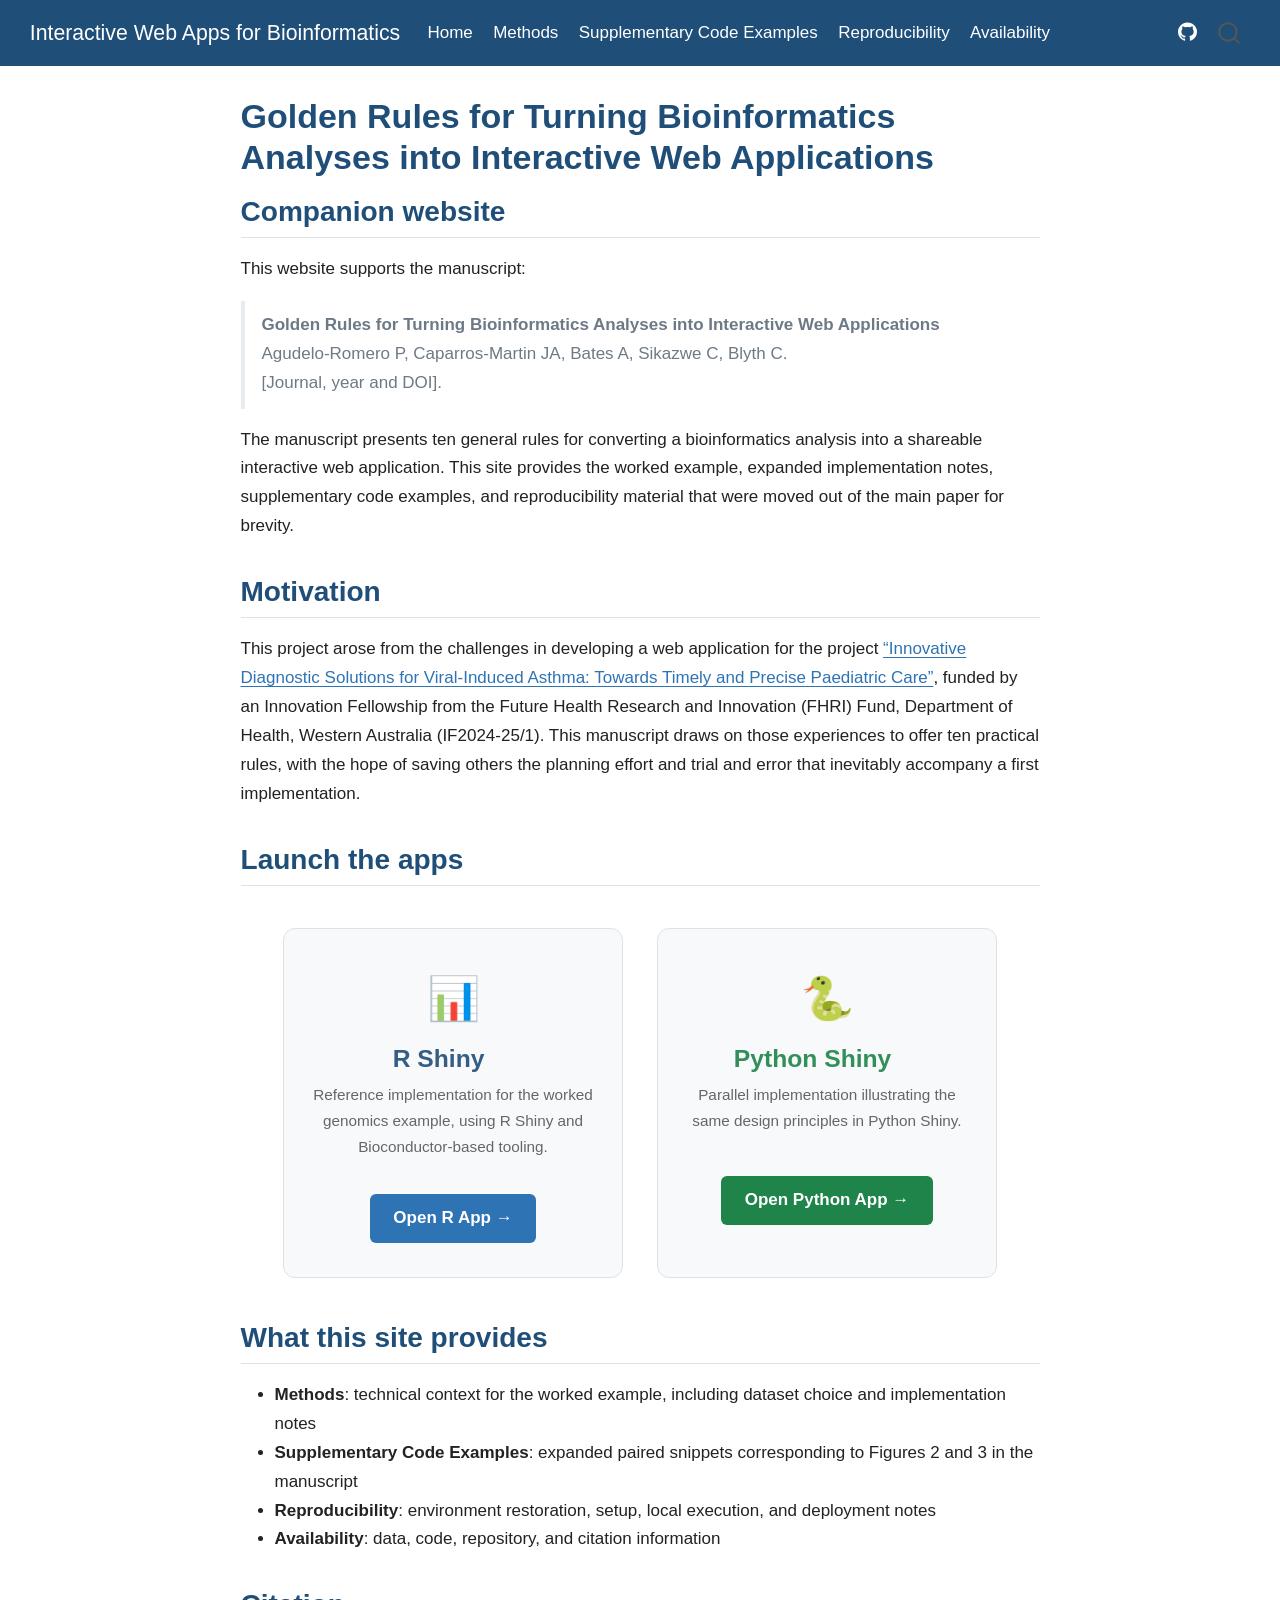
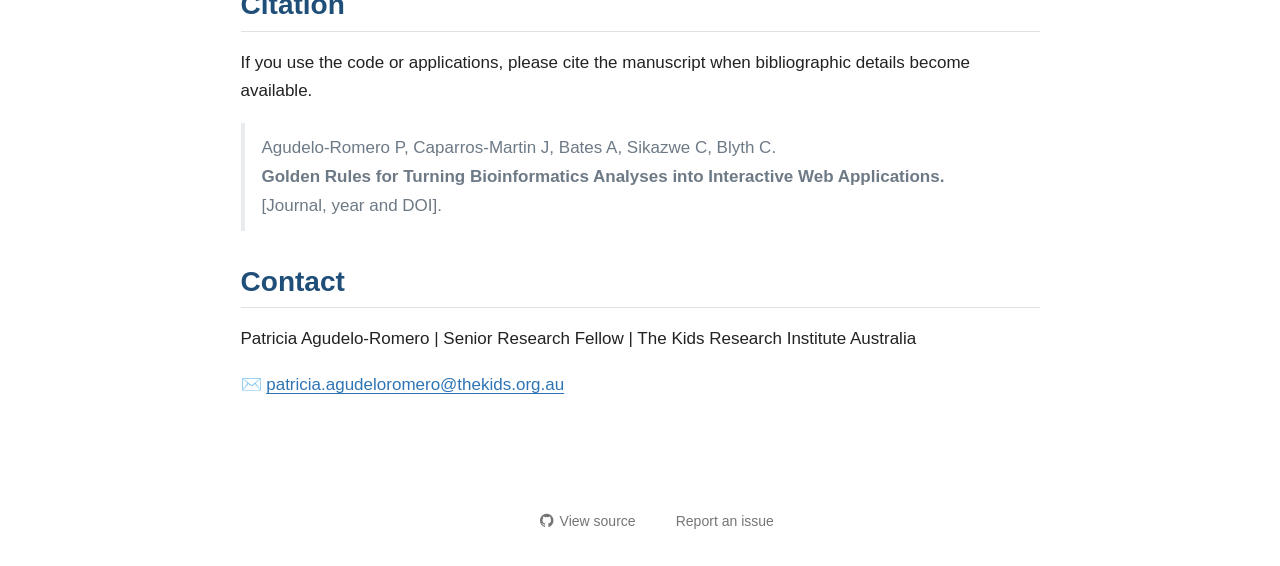
<file: index.html>
<!DOCTYPE html>
<html xmlns="http://www.w3.org/1999/xhtml" lang="en" xml:lang="en"><head>

<meta charset="utf-8">
<meta name="generator" content="quarto-1.11.9">

<meta name="viewport" content="width=device-width, initial-scale=1.0, user-scalable=yes">


<title>Golden Rules for Turning Bioinformatics Analyses into Interactive Web Applications – Interactive Web Apps for Bioinformatics</title>
<style>
/* Default styles provided by pandoc.
** See https://pandoc.org/MANUAL.html#variables-for-html for config info.
*/
span.smallcaps{font-variant: small-caps;}
div.columns{display: flex; gap: 1.5em;}
div.column{flex: auto;}
@media screen {
div.columns{gap: min(4vw, 1.5em);}
div.column{overflow-x: auto;}
}
div.hanging-indent{margin-left: 1.5em; text-indent: -1.5em;}
ul.task-list{list-style: none;}
ul.task-list li input[type="checkbox"] {
  width: 0.8em;
  margin: 0 0.8em 0.2em -1em; /* quarto-specific, see https://github.com/quarto-dev/quarto-cli/issues/4556 */ 
  vertical-align: middle;
}
</style>


<script src="site_libs/quarto-nav/quarto-nav.js"></script>
<script src="site_libs/quarto-nav/headroom.min.js"></script>
<script src="site_libs/clipboard/clipboard.min.js"></script>
<script src="site_libs/quarto-search/autocomplete.umd.js"></script>
<script src="site_libs/quarto-search/fuse.min.js"></script>
<script src="site_libs/quarto-search/quarto-search.js"></script>
<meta name="quarto:offset" content="./">
<script src="site_libs/quarto-html/quarto.js" type="module"></script>
<script src="site_libs/quarto-html/tabsets/tabsets.js" type="module"></script>
<script src="site_libs/quarto-html/scrollable-regions/scrollable-regions.js" type="module"></script>
<script src="site_libs/quarto-html/popper.min.js"></script>
<script src="site_libs/quarto-html/tippy.umd.min.js"></script>
<script src="site_libs/quarto-html/anchor.min.js"></script>
<link href="site_libs/quarto-html/tippy.css" rel="stylesheet">
<link href="site_libs/quarto-html/quarto-syntax-highlighting-63b5708e65d6cd79cd7618c58d0c21e7.css" rel="stylesheet" id="quarto-text-highlighting-styles">
<script src="site_libs/bootstrap/bootstrap.min.js"></script>
<link href="site_libs/bootstrap/bootstrap-icons.css" rel="stylesheet">
<link href="site_libs/bootstrap/bootstrap-cb61c712ca1a7fe70a83faed8e4da2d7.min.css" rel="stylesheet" append-hash="true" id="quarto-bootstrap" data-mode="light">
<script id="quarto-search-options" type="application/json">{
  "location": "navbar",
  "copy-button": false,
  "collapse-after": 3,
  "panel-placement": "end",
  "type": "overlay",
  "limit": 50,
  "keyboard-shortcut": [
    "f",
    "/",
    "s"
  ],
  "show-item-context": false,
  "language": {
    "search-no-results-text": "No results",
    "search-matching-documents-text": "matching documents",
    "search-copy-link-title": "Copy link to search",
    "search-hide-matches-text": "Hide additional matches",
    "search-more-match-text": "more match in this document",
    "search-more-matches-text": "more matches in this document",
    "search-clear-button-title": "Clear",
    "search-text-placeholder": "",
    "search-detached-cancel-button-title": "Cancel",
    "search-submit-button-title": "Submit",
    "search-label": "Search"
  }
}</script>
<style>html{ scroll-behavior: smooth; }</style>


<link rel="stylesheet" href="assets/styles.css">
</head>

<body class="nav-fixed fullcontent quarto-light"><a id="quarto-skip-link" class="visually-hidden-focusable" href="#quarto-document-content">Skip to main content</a>

<div id="quarto-search-results"></div>
  <header id="quarto-header" class="headroom fixed-top">
    <nav class="navbar navbar-expand-lg " data-bs-theme="dark" aria-label="Site">
      <div class="navbar-container container-fluid">
      <div class="navbar-brand-container mx-auto">
    <a class="navbar-brand" href="./index.html">
    <span class="navbar-title">Interactive Web Apps for Bioinformatics</span>
    </a>
  </div>
          <button class="navbar-toggler" type="button" data-bs-toggle="collapse" data-bs-target="#navbarCollapse" aria-controls="navbarCollapse" aria-expanded="false" aria-label="Toggle navigation" onclick="if (window.quartoToggleHeadroom) { window.quartoToggleHeadroom(); }">
  <span class="navbar-toggler-icon"></span>
</button>
          <div class="collapse navbar-collapse" id="navbarCollapse">
            <ul class="navbar-nav navbar-nav-scroll me-auto">
  <li class="nav-item">
    <a class="nav-link active" href="./index.html" aria-current="page"> 
<span class="menu-text">Home</span></a>
  </li>  
  <li class="nav-item">
    <a class="nav-link" href="./methods.html"> 
<span class="menu-text">Methods</span></a>
  </li>  
  <li class="nav-item">
    <a class="nav-link" href="./supplementary-code-examples.html"> 
<span class="menu-text">Supplementary Code Examples</span></a>
  </li>  
  <li class="nav-item">
    <a class="nav-link" href="./reproducibility.html"> 
<span class="menu-text">Reproducibility</span></a>
  </li>  
  <li class="nav-item">
    <a class="nav-link" href="./availability.html"> 
<span class="menu-text">Availability</span></a>
  </li>  
</ul>
            <ul class="navbar-nav navbar-nav-scroll ms-auto">
  <li class="nav-item compact">
    <a class="nav-link" href="https://github.com/agudeloromero/limma-deg-explorer"> <i class="bi bi-github" role="img" aria-label="GitHub">
</i> 
<span class="menu-text"></span></a>
  </li>  
</ul>
          </div> <!-- /navcollapse -->
            <div class="quarto-navbar-tools">
</div>
            <div id="quarto-search" class="" title="Search"></div>
      </div> <!-- /container-fluid -->
    </nav>
</header>
<!-- content -->
<div id="quarto-content" class="quarto-container page-columns page-rows-contents page-layout-article page-navbar">
<!-- sidebar -->
<!-- margin-sidebar -->
    
<!-- main -->
<main class="content" id="quarto-document-content" tabindex="-1">

<header id="title-block-header" class="quarto-title-block default">
<div class="quarto-title">
<h1 class="title">Golden Rules for Turning Bioinformatics Analyses into Interactive Web Applications</h1>
</div>



<div class="quarto-title-meta">

    
  
    
  </div>
  


</header>


<section id="companion-website" class="level2">
<h2 class="anchored" data-anchor-id="companion-website">Companion website</h2>
<p>This website supports the manuscript:</p>
<blockquote class="blockquote">
<p><strong>Golden Rules for Turning Bioinformatics Analyses into Interactive Web Applications</strong><br>
Agudelo-Romero P, Caparros-Martin JA, Bates A, Sikazwe C, Blyth C.<br>
[Journal, year and DOI].</p>
</blockquote>
<p>The manuscript presents ten general rules for converting a bioinformatics analysis into a shareable interactive web application. This site provides the worked example, expanded implementation notes, supplementary code examples, and reproducibility material that were moved out of the main paper for brevity.</p>
</section>
<section id="motivation" class="level2">
<h2 class="anchored" data-anchor-id="motivation">Motivation</h2>
<p>This project arose from the challenges in developing a web application for the project <a href="https://fhrifund.health.wa.gov.au/News-and-Events/2025/05/07/Pioneering-WA-health-and-medical-innovators-supported">“Innovative Diagnostic Solutions for Viral-Induced Asthma: Towards Timely and Precise Paediatric Care”</a>, funded by an Innovation Fellowship from the Future Health Research and Innovation (FHRI) Fund, Department of Health, Western Australia (IF2024-25/1). This manuscript draws on those experiences to offer ten practical rules, with the hope of saving others the planning effort and trial and error that inevitably accompany a first implementation.</p>
</section>
<section id="launch-the-apps" class="level2">
<h2 class="anchored" data-anchor-id="launch-the-apps">Launch the apps</h2>
<div style="display: flex; gap: 2rem; flex-wrap: wrap; justify-content: center; margin: 2.5rem 0;">

  <!-- R App -->
  <div style="
    flex: 1; min-width: 260px; max-width: 340px;
    border: 1px solid #dee2e6; border-radius: 12px;
    padding: 2rem 1.5rem; text-align: center;
    background: #f8f9fa;
  ">
    <div style="font-size: 2.5rem; margin-bottom: 0.5rem;">📊</div>
    <h3 style="color: #1F4E79; margin: 0 0 0.5rem;" class="anchored">R Shiny</h3>
    <p style="color: #666; font-size: 0.9rem; min-height: 60px;">
      Reference implementation for the worked genomics example, 
      using R Shiny and Bioconductor-based tooling.
    </p>
    <a href="https://agudeloromero.shinyapps.io/limma-deg-explorer" target="_blank" style="
         display: inline-block; margin-top: 1rem;
         background: #2E74B5; color: white;
         padding: 0.6rem 1.4rem; border-radius: 6px;
         text-decoration: none; font-weight: 600;
       ">
      Open R App →
    </a>
  </div>

  <!-- Python App -->
  <div style="
    flex: 1; min-width: 260px; max-width: 340px;
    border: 1px solid #dee2e6; border-radius: 12px;
    padding: 2rem 1.5rem; text-align: center;
    background: #f8f9fa;
  ">
    <div style="font-size: 2.5rem; margin-bottom: 0.5rem;">🐍</div>
    <h3 style="color: #1E8449; margin: 0 0 0.5rem;" class="anchored">Python Shiny</h3>
    <p style="color: #666; font-size: 0.9rem; min-height: 60px;">
      Parallel implementation illustrating the same design 
      principles in Python Shiny.
    </p>
    <a href="https://huggingface.co/spaces/agudeloromero/limma-deg-explorer" target="_blank" style="
         display: inline-block; margin-top: 1rem;
         background: #1E8449; color: white;
         padding: 0.6rem 1.4rem; border-radius: 6px;
         text-decoration: none; font-weight: 600;
       ">
      Open Python App →
    </a>
  </div>

</div>
</section>
<section id="what-this-site-provides" class="level2">
<h2 class="anchored" data-anchor-id="what-this-site-provides">What this site provides</h2>
<ul>
<li><strong>Methods</strong>: technical context for the worked example, including dataset choice and implementation notes</li>
<li><strong>Supplementary Code Examples</strong>: expanded paired snippets corresponding to Figures 2 and 3 in the manuscript</li>
<li><strong>Reproducibility</strong>: environment restoration, setup, local execution, and deployment notes</li>
<li><strong>Availability</strong>: data, code, repository, and citation information</li>
</ul>
</section>
<section id="citation" class="level2">
<h2 class="anchored" data-anchor-id="citation">Citation</h2>
<p>If you use the code or applications, please cite the manuscript when bibliographic details become available.</p>
<blockquote class="blockquote">
<p>Agudelo-Romero P, Caparros-Martin J, Bates A, Sikazwe C, Blyth C.<br>
<strong>Golden Rules for Turning Bioinformatics Analyses into Interactive Web Applications.</strong><br>
[Journal, year and DOI].</p>
</blockquote>
</section>
<section id="contact" class="level2">
<h2 class="anchored" data-anchor-id="contact">Contact</h2>
<p>Patricia Agudelo-Romero | Senior Research Fellow | The Kids Research Institute Australia</p>
<p>✉️ <a href="mailto:patricia.agudeloromero@thekids.org.au">patricia.agudeloromero@thekids.org.au</a></p>


</section>

</main> <!-- /main -->
<script id="quarto-html-after-body" type="application/javascript">
  window.document.addEventListener("DOMContentLoaded", function (event) {
    const icon = "";
    const anchorJS = new window.AnchorJS();
    anchorJS.options = {
      placement: 'right',
      icon: icon
    };
    anchorJS.add('.anchored');
    const isCodeAnnotation = (el) => {
      for (const clz of el.classList) {
        if (clz.startsWith('code-annotation-')) {                     
          return true;
        }
      }
      return false;
    }
    const onCopySuccess = function(e) {
      // button target
      const button = e.trigger;
      // don't keep focus
      button.blur();
      // flash "checked"
      button.classList.add('code-copy-button-checked');
      var currentTitle = button.getAttribute("title");
      button.setAttribute("title", "Copied!");
      let tooltip;
      if (window.bootstrap) {
        button.setAttribute("data-bs-toggle", "tooltip");
        button.setAttribute("data-bs-placement", "left");
        button.setAttribute("data-bs-title", "Copied!");
        tooltip = new bootstrap.Tooltip(button, 
          { trigger: "manual", 
            customClass: "code-copy-button-tooltip",
            offset: [0, -8]});
        tooltip.show();    
      }
      setTimeout(function() {
        if (tooltip) {
          tooltip.hide();
          button.removeAttribute("data-bs-title");
          button.removeAttribute("data-bs-toggle");
          button.removeAttribute("data-bs-placement");
        }
        button.setAttribute("title", currentTitle);
        button.classList.remove('code-copy-button-checked');
      }, 1000);
      // clear code selection
      e.clearSelection();
    }
    const getTextToCopy = function(trigger) {
      const outerScaffold = trigger.parentElement.cloneNode(true);
      const codeEl = outerScaffold.querySelector('code');
      for (const childEl of codeEl.children) {
        if (isCodeAnnotation(childEl)) {
          childEl.remove();
        }
      }
      return codeEl.innerText;
    }
    const clipboard = new window.ClipboardJS('.code-copy-button:not([data-in-quarto-modal])', {
      text: getTextToCopy
    });
    clipboard.on('success', onCopySuccess);
    if (window.document.getElementById('quarto-embedded-source-code-modal')) {
      const clipboardModal = new window.ClipboardJS('.code-copy-button[data-in-quarto-modal]', {
        text: getTextToCopy,
        container: window.document.getElementById('quarto-embedded-source-code-modal')
      });
      clipboardModal.on('success', onCopySuccess);
    }
      var localhostRegex = new RegExp(/^(?:http|https):\/\/localhost\:?[0-9]*\//);
      var mailtoRegex = new RegExp(/^mailto:/);
        var filterRegex = new RegExp("https:\/\/agudeloromero\.github\.io\/limma-deg-explorer\/");
      const newWindowLabel = "(opens in a new tab)";
      const newWindowNoteId = "quarto-ext-newwindow-label";
      // Links reference one hidden label through aria-describedby, so the
      // announcement never changes their accessible name.
      var describeNewWindow = (link) => {
        if (!window.document.getElementById(newWindowNoteId)) {
          var newWindowNote = window.document.createElement("span");
          newWindowNote.id = newWindowNoteId;
          newWindowNote.hidden = true;
          newWindowNote.textContent = newWindowLabel;
          window.document.body.appendChild(newWindowNote);
        }
        var describedBy = (link.getAttribute("aria-describedby") || "").split(/\s+/).filter(Boolean);
        if (!describedBy.includes(newWindowNoteId)) {
          describedBy.push(newWindowNoteId);
          link.setAttribute("aria-describedby", describedBy.join(" "));
        }
      }
      var isInternal = (href) => {
          return filterRegex.test(href) || localhostRegex.test(href) || mailtoRegex.test(href);
      }
      // Inspect non-navigation links and adorn them if external
      window.quartoDecorateExternalLinks = function (root) {
     var links = (root || window.document).querySelectorAll('a[href]:not(.nav-link):not(.navbar-brand):not(.toc-action):not(.sidebar-link):not(.sidebar-item-toggle):not(.pagination-link):not(.no-external):not([aria-hidden]):not(.dropdown-item):not(.quarto-navigation-tool):not(.about-link)');
      for (var i=0; i<links.length; i++) {
        const link = links[i];
        if (!isInternal(link.href)) {
          // undo the damage that might have been done by quarto-nav.js in the case of
          // links that we want to consider external
          if (link.dataset.originalHref !== undefined) {
            link.href = link.dataset.originalHref;
          }
            // target, if specified
            link.setAttribute("target", "_blank");
            if (link.getAttribute("rel") === null) {
              link.setAttribute("rel", "noopener");
            }
            describeNewWindow(link);
          if (!link.classList.contains('no-external-icon')) {
          }
        }
      }
      };
      window.quartoDecorateExternalLinks(window.document);
    // Esc closes the popup (WCAG 1.4.13) and focus leaving both trigger and
    // popup closes it (WCAG 2.4.11); tippy handles neither for interactive popups.
    const hideOnEscAndFocusOut = {
      name: 'hideOnEscAndFocusOut',
      defaultValue: true,
      fn(instance) {
        const dismiss = () => {
          // A show scheduled by the trigger delay would otherwise reopen it
          instance.clearDelayTimeouts();
          instance.hide();
        };
        const onKeyDown = (event) => {
          if (event.key !== 'Escape') {
            return;
          }
          // Keep Esc from also reaching page handlers (e.g. reveal.js overview),
          // except an open reveal.js slide menu, which Esc should close too.
          // The menu handles keys only when its keyboard option is on.
          const menuHandlesEsc = window.Reveal?.getPlugin?.('menu')?.isOpen() &&
            window.Reveal.getConfig().menu?.keyboard !== false;
          if (!menuHandlesEsc) {
            event.stopPropagation();
          }
          if (instance.popper.contains(window.document.activeElement)) {
            // Disabled while refocusing so the focus trigger does not reopen it
            instance.disable();
            instance.reference.focus();
            instance.enable();
          }
          dismiss();
        };
        const onFocusOut = (event) => {
          const target = event.relatedTarget;
          if (target && !instance.reference.contains(target) &&
              !instance.popper.contains(target)) {
            dismiss();
          }
        };
        // On the trigger too: a click trigger (code-annotations: select) has no
        // blur handling. Attached for the instance's lifetime so leaving the
        // trigger also cancels a show still pending on the trigger delay.
        instance.reference.addEventListener('focusout', onFocusOut);
        return {
          onShow() {
            window.document.addEventListener('keydown', onKeyDown, true);
            instance.popper.addEventListener('focusout', onFocusOut);
          },
          onHide() {
            window.document.removeEventListener('keydown', onKeyDown, true);
            instance.popper.removeEventListener('focusout', onFocusOut);
          },
          onDestroy() {
            instance.reference.removeEventListener('focusout', onFocusOut);
          },
        };
      },
    };
    function tippyHover(el, contentFn, onTriggerFn, onUntriggerFn) {
      const config = {
        allowHTML: true,
        maxWidth: 500,
        delay: 100,
        arrow: false,
        appendTo: function(el) {
            return el.parentElement;
        },
        interactive: true,
        interactiveBorder: 10,
        theme: 'quarto',
        placement: 'bottom-start',
        plugins: [hideOnEscAndFocusOut],
      };
      if (contentFn) {
        config.content = contentFn;
      }
      if (onTriggerFn) {
        config.onTrigger = onTriggerFn;
      }
      if (onUntriggerFn) {
        config.onUntrigger = onUntriggerFn;
      }
      window.tippy(el, config); 
    }
    const noterefs = window.document.querySelectorAll('a[role="doc-noteref"]');
    for (var i=0; i<noterefs.length; i++) {
      const ref = noterefs[i];
      tippyHover(ref, function() {
        // use id or data attribute instead here
        let href = ref.getAttribute('data-footnote-href') || ref.getAttribute('href');
        try { href = new URL(href).hash; } catch {}
        const id = href.replace(/^#\/?/, "");
        const note = window.document.getElementById(id);
        if (note) {
          return note.innerHTML;
        } else {
          return "";
        }
      });
    }
    const xrefs = window.document.querySelectorAll('a.quarto-xref');
    const processXRef = (id, note) => {
      // Strip column container classes
      const stripColumnClz = (el) => {
        el.classList.remove("page-full", "page-columns");
        if (el.children) {
          for (const child of el.children) {
            stripColumnClz(child);
          }
        }
      }
      stripColumnClz(note)
      if (id === null || id.startsWith('sec-')) {
        // Special case sections, only their first couple elements
        const container = document.createElement("div");
        if (note.children && note.children.length > 2) {
          container.appendChild(note.children[0].cloneNode(true));
          for (let i = 1; i < note.children.length; i++) {
            const child = note.children[i];
            if (child.tagName === "P" && child.innerText === "") {
              continue;
            } else {
              container.appendChild(child.cloneNode(true));
              break;
            }
          }
          if (window.Quarto?.typesetMath) {
            window.Quarto.typesetMath(container);
          }
          return container.innerHTML
        } else {
          if (window.Quarto?.typesetMath) {
            window.Quarto.typesetMath(note);
          }
          return note.innerHTML;
        }
      } else {
        // Remove any anchor links if they are present
        const anchorLink = note.querySelector('a.anchorjs-link');
        if (anchorLink) {
          anchorLink.remove();
        }
        if (window.Quarto?.typesetMath) {
          window.Quarto.typesetMath(note);
        }
        if (note.classList.contains("callout")) {
          return note.outerHTML;
        } else {
          return note.innerHTML;
        }
      }
    }
    for (var i=0; i<xrefs.length; i++) {
      const xref = xrefs[i];
      tippyHover(xref, undefined, function(instance) {
        instance.disable();
        let url = xref.getAttribute('href');
        let hash = undefined; 
        if (url.startsWith('#')) {
          hash = url;
        } else {
          try { hash = new URL(url).hash; } catch {}
        }
        if (hash) {
          const id = hash.replace(/^#\/?/, "");
          const note = window.document.getElementById(id);
          if (note !== null) {
            try {
              const html = processXRef(id, note.cloneNode(true));
              instance.setContent(html);
            } finally {
              instance.enable();
              instance.show();
            }
          } else {
            // See if we can fetch this
            fetch(url.split('#')[0])
            .then(res => res.text())
            .then(html => {
              const parser = new DOMParser();
              const htmlDoc = parser.parseFromString(html, "text/html");
              const note = htmlDoc.getElementById(id);
              if (note !== null) {
                const html = processXRef(id, note);
                instance.setContent(html);
              } 
            }).finally(() => {
              instance.enable();
              instance.show();
            });
          }
        } else {
          // See if we can fetch a full url (with no hash to target)
          // This is a special case and we should probably do some content thinning / targeting
          fetch(url)
          .then(res => res.text())
          .then(html => {
            const parser = new DOMParser();
            const htmlDoc = parser.parseFromString(html, "text/html");
            const note = htmlDoc.querySelector('main.content');
            if (note !== null) {
              // This should only happen for chapter cross references
              // (since there is no id in the URL)
              // remove the first header
              if (note.children.length > 0 && note.children[0].tagName === "HEADER") {
                note.children[0].remove();
              }
              const html = processXRef(null, note);
              instance.setContent(html);
            } 
          }).finally(() => {
            instance.enable();
            instance.show();
          });
        }
      }, function(instance) {
      });
    }
        let selectedAnnoteEl;
        const selectorForAnnotation = ( cell, annotation) => {
          let cellAttr = 'data-code-cell="' + cell + '"';
          let lineAttr = 'data-code-annotation="' +  annotation + '"';
          const selector = 'span[' + cellAttr + '][' + lineAttr + ']';
          return selector;
        }
        const selectCodeLines = (annoteEl) => {
          const doc = window.document;
          const targetCell = annoteEl.getAttribute("data-target-cell");
          const targetAnnotation = annoteEl.getAttribute("data-target-annotation");
          const annoteSpan = window.document.querySelector(selectorForAnnotation(targetCell, targetAnnotation));
          const lines = annoteSpan.getAttribute("data-code-lines").split(",");
          const lineIds = lines.map((line) => {
            return targetCell + "-" + line;
          })
          // Each band is positioned against its own containing block, which is
          // not the offsetParent of the lines, so place it from client rects.
          const placeBand = (band, firstEl, lastEl, codeBlock) => {
            const container = band.offsetParent;
            if (container === null) {
              return;
            }
            const containerRect = container.getBoundingClientRect();
            // Reveal.js scales slides with a transform, so convert client
            // pixels back to the CSS pixels of the container.
            const scale = containerRect.height / container.offsetHeight || 1;
            const firstRect = firstEl.getBoundingClientRect();
            const lastRect = lastEl.getBoundingClientRect();
            const top = (firstRect.top - containerRect.top) / scale - container.clientTop + container.scrollTop;
            const height = (lastRect.bottom - firstRect.top) / scale;
            band.style.top = top - 2 + "px";
            band.style.height = height + 4 + "px";
            if (codeBlock) {
              // Without the copy button wrapper, the containing block is wider
              // than the code block, so span the code block explicitly.
              const blockRect = codeBlock.getBoundingClientRect();
              band.style.left = (blockRect.left - containerRect.left) / scale - container.clientLeft + container.scrollLeft + "px";
              band.style.width = blockRect.width / scale + "px";
            }
          };
          if (lineIds.length > 0) {
            const el = window.document.getElementById(lineIds[0]);
            const lastEl = window.document.getElementById(lineIds[lineIds.length - 1]);
            const parent = el.parentElement.parentElement;
            // cook up a div (if necessary) and position it
            let div = window.document.getElementById("code-annotation-line-highlight");
            if (div === null) {
              div = window.document.createElement("div");
              div.setAttribute("id", "code-annotation-line-highlight");
              div.style.position = 'absolute';
              parent.appendChild(div);
            }
            placeBand(div, el, lastEl, parent.closest("div.sourceCode") || parent);
            let gutterDiv = window.document.getElementById("code-annotation-line-highlight-gutter");
            if (gutterDiv === null) {
              gutterDiv = window.document.createElement("div");
              gutterDiv.setAttribute("id", "code-annotation-line-highlight-gutter");
              gutterDiv.style.position = 'absolute';
              const codeCell = window.document.getElementById(targetCell);
              const gutter = codeCell.querySelector('.code-annotation-gutter');
              gutter.appendChild(gutterDiv);
            }
            placeBand(gutterDiv, el, lastEl);
            selectedAnnoteEl = annoteEl;
          }
        };
        const unselectCodeLines = () => {
          const elementsIds = ["code-annotation-line-highlight", "code-annotation-line-highlight-gutter"];
          elementsIds.forEach((elId) => {
            const div = window.document.getElementById(elId);
            if (div) {
              div.remove();
            }
          });
          selectedAnnoteEl = undefined;
        };
          // Handle positioning of the toggle
      window.addEventListener(
        "resize",
        throttle(() => {
          elRect = undefined;
          if (selectedAnnoteEl) {
            selectCodeLines(selectedAnnoteEl);
          }
        }, 10)
      );
      function throttle(fn, ms) {
      let throttle = false;
      let timer;
        return (...args) => {
          if(!throttle) { // first call gets through
              fn.apply(this, args);
              throttle = true;
          } else { // all the others get throttled
              if(timer) clearTimeout(timer); // cancel #2
              timer = setTimeout(() => {
                fn.apply(this, args);
                timer = throttle = false;
              }, ms);
          }
        };
      }
        // Attach click handler to the DT
        const annoteDls = window.document.querySelectorAll('dt[data-target-cell]');
        for (const annoteDlNode of annoteDls) {
          annoteDlNode.addEventListener('click', (event) => {
            const clickedEl = event.target;
            if (clickedEl !== selectedAnnoteEl) {
              unselectCodeLines();
              const activeEl = window.document.querySelector('dt[data-target-cell].code-annotation-active');
              if (activeEl) {
                activeEl.classList.remove('code-annotation-active');
              }
              selectCodeLines(clickedEl);
              clickedEl.classList.add('code-annotation-active');
            } else {
              // Unselect the line
              unselectCodeLines();
              clickedEl.classList.remove('code-annotation-active');
            }
          });
        }
    const findCites = (el) => {
      const parentEl = el.parentElement;
      if (parentEl) {
        const cites = parentEl.dataset.cites;
        if (cites) {
          return {
            el,
            cites: cites.split(' ')
          };
        } else {
          return findCites(el.parentElement)
        }
      } else {
        return undefined;
      }
    };
    var bibliorefs = window.document.querySelectorAll('a[role="doc-biblioref"]');
    for (var i=0; i<bibliorefs.length; i++) {
      const ref = bibliorefs[i];
      const citeInfo = findCites(ref);
      if (citeInfo) {
        tippyHover(citeInfo.el, function() {
          var popup = window.document.createElement('div');
          citeInfo.cites.forEach(function(cite) {
            var citeDiv = window.document.createElement('div');
            citeDiv.classList.add('hanging-indent');
            citeDiv.classList.add('csl-entry');
            var biblioDiv = window.document.getElementById('ref-' + cite);
            if (biblioDiv) {
              citeDiv.innerHTML = biblioDiv.innerHTML;
            }
            popup.appendChild(citeDiv);
          });
          return popup.innerHTML;
        });
      }
    }
  });
  </script>
  <script type="application/javascript">
  window.quartoScrollableRegionsLabels = {"code":"Scrollable code","output":"Scrollable output"};
  </script>
</div> <!-- /content -->




<footer class="footer"><div class="nav-footer"><div class="nav-footer-center"><div class="toc-actions"><ul><li><a href="https://github.com/agudeloromero/limma-deg-explorer/blob/main/index.qmd" class="toc-action"><i class="bi bi-github"></i>View source</a></li><li><a href="https://github.com/agudeloromero/limma-deg-explorer/issues/new" class="toc-action"><i class="bi empty"></i>Report an issue</a></li></ul></div></div></div></footer><script src="site_libs/quarto-html/zenscroll-min.js"></script>
</body></html>
</file>
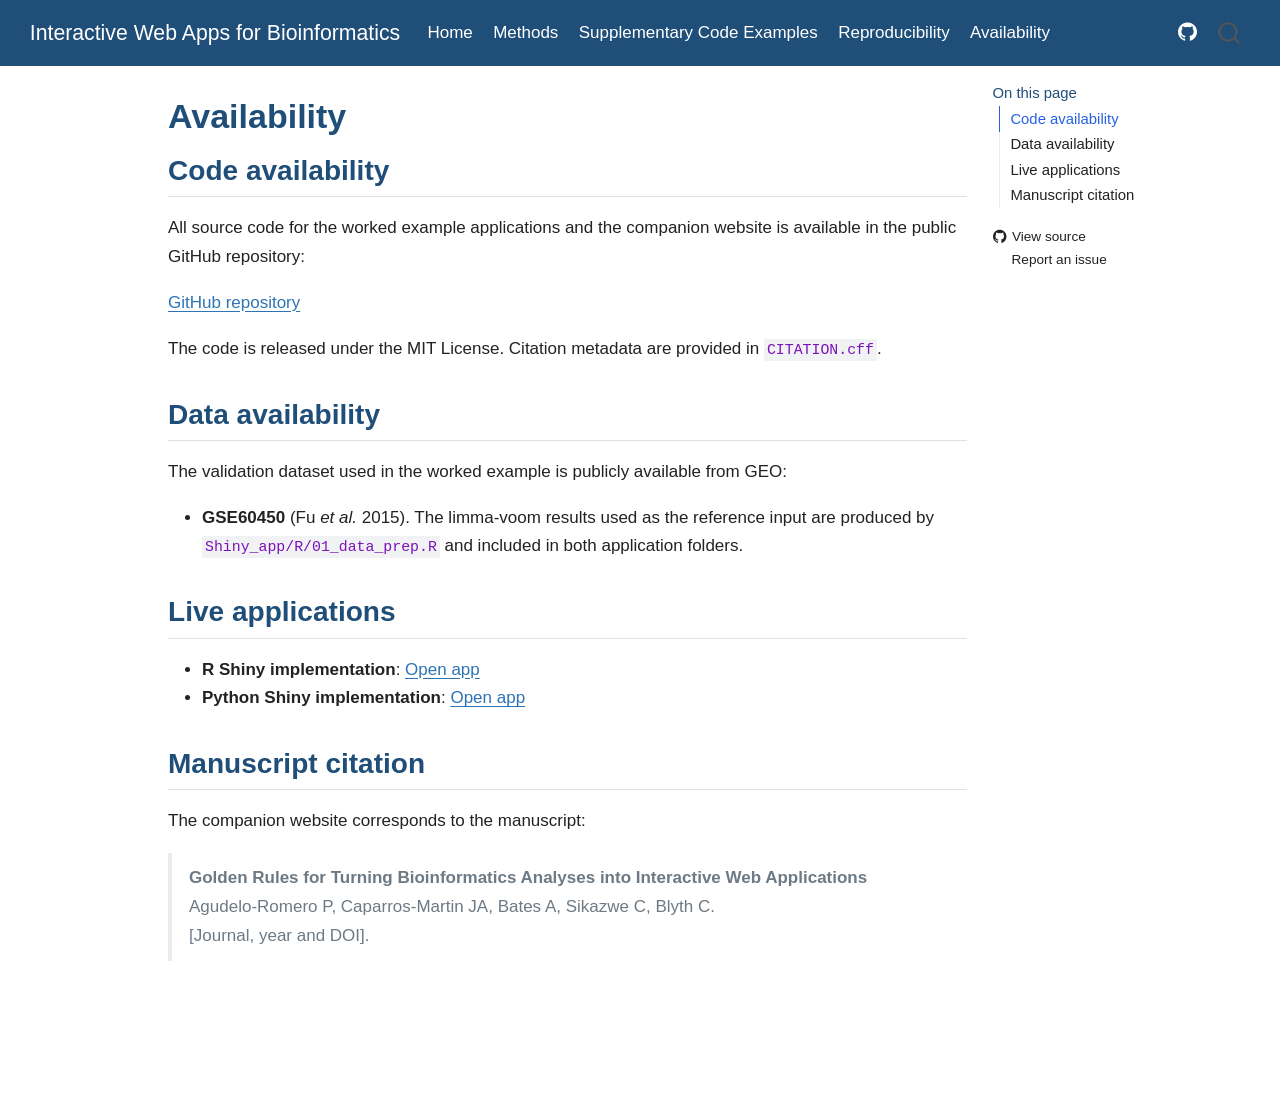
<file: availability.html>
<!DOCTYPE html>
<html xmlns="http://www.w3.org/1999/xhtml" lang="en" xml:lang="en"><head>

<meta charset="utf-8">
<meta name="generator" content="quarto-1.11.9">

<meta name="viewport" content="width=device-width, initial-scale=1.0, user-scalable=yes">


<title>Availability – Interactive Web Apps for Bioinformatics</title>
<style>
/* Default styles provided by pandoc.
** See https://pandoc.org/MANUAL.html#variables-for-html for config info.
*/
span.smallcaps{font-variant: small-caps;}
div.columns{display: flex; gap: 1.5em;}
div.column{flex: auto;}
@media screen {
div.columns{gap: min(4vw, 1.5em);}
div.column{overflow-x: auto;}
}
div.hanging-indent{margin-left: 1.5em; text-indent: -1.5em;}
ul.task-list{list-style: none;}
ul.task-list li input[type="checkbox"] {
  width: 0.8em;
  margin: 0 0.8em 0.2em -1em; /* quarto-specific, see https://github.com/quarto-dev/quarto-cli/issues/4556 */ 
  vertical-align: middle;
}
</style>


<script src="site_libs/quarto-nav/quarto-nav.js"></script>
<script src="site_libs/quarto-nav/headroom.min.js"></script>
<script src="site_libs/clipboard/clipboard.min.js"></script>
<script src="site_libs/quarto-search/autocomplete.umd.js"></script>
<script src="site_libs/quarto-search/fuse.min.js"></script>
<script src="site_libs/quarto-search/quarto-search.js"></script>
<meta name="quarto:offset" content="./">
<script src="site_libs/quarto-html/quarto.js" type="module"></script>
<script src="site_libs/quarto-html/tabsets/tabsets.js" type="module"></script>
<script src="site_libs/quarto-html/scrollable-regions/scrollable-regions.js" type="module"></script>
<script src="site_libs/quarto-html/popper.min.js"></script>
<script src="site_libs/quarto-html/tippy.umd.min.js"></script>
<script src="site_libs/quarto-html/anchor.min.js"></script>
<link href="site_libs/quarto-html/tippy.css" rel="stylesheet">
<link href="site_libs/quarto-html/quarto-syntax-highlighting-63b5708e65d6cd79cd7618c58d0c21e7.css" rel="stylesheet" id="quarto-text-highlighting-styles">
<script src="site_libs/bootstrap/bootstrap.min.js"></script>
<link href="site_libs/bootstrap/bootstrap-icons.css" rel="stylesheet">
<link href="site_libs/bootstrap/bootstrap-cb61c712ca1a7fe70a83faed8e4da2d7.min.css" rel="stylesheet" append-hash="true" id="quarto-bootstrap" data-mode="light">
<script id="quarto-search-options" type="application/json">{
  "location": "navbar",
  "copy-button": false,
  "collapse-after": 3,
  "panel-placement": "end",
  "type": "overlay",
  "limit": 50,
  "keyboard-shortcut": [
    "f",
    "/",
    "s"
  ],
  "show-item-context": false,
  "language": {
    "search-no-results-text": "No results",
    "search-matching-documents-text": "matching documents",
    "search-copy-link-title": "Copy link to search",
    "search-hide-matches-text": "Hide additional matches",
    "search-more-match-text": "more match in this document",
    "search-more-matches-text": "more matches in this document",
    "search-clear-button-title": "Clear",
    "search-text-placeholder": "",
    "search-detached-cancel-button-title": "Cancel",
    "search-submit-button-title": "Submit",
    "search-label": "Search"
  }
}</script>
<style>html{ scroll-behavior: smooth; }</style>


<link rel="stylesheet" href="assets/styles.css">
</head>

<body class="nav-fixed quarto-light"><a id="quarto-skip-link" class="visually-hidden-focusable" href="#quarto-document-content">Skip to main content</a>

<div id="quarto-search-results"></div>
  <header id="quarto-header" class="headroom fixed-top">
    <nav class="navbar navbar-expand-lg " data-bs-theme="dark" aria-label="Site">
      <div class="navbar-container container-fluid">
      <div class="navbar-brand-container mx-auto">
    <a class="navbar-brand" href="./index.html">
    <span class="navbar-title">Interactive Web Apps for Bioinformatics</span>
    </a>
  </div>
          <button class="navbar-toggler" type="button" data-bs-toggle="collapse" data-bs-target="#navbarCollapse" aria-controls="navbarCollapse" aria-expanded="false" aria-label="Toggle navigation" onclick="if (window.quartoToggleHeadroom) { window.quartoToggleHeadroom(); }">
  <span class="navbar-toggler-icon"></span>
</button>
          <div class="collapse navbar-collapse" id="navbarCollapse">
            <ul class="navbar-nav navbar-nav-scroll me-auto">
  <li class="nav-item">
    <a class="nav-link" href="./index.html"> 
<span class="menu-text">Home</span></a>
  </li>  
  <li class="nav-item">
    <a class="nav-link" href="./methods.html"> 
<span class="menu-text">Methods</span></a>
  </li>  
  <li class="nav-item">
    <a class="nav-link" href="./supplementary-code-examples.html"> 
<span class="menu-text">Supplementary Code Examples</span></a>
  </li>  
  <li class="nav-item">
    <a class="nav-link" href="./reproducibility.html"> 
<span class="menu-text">Reproducibility</span></a>
  </li>  
  <li class="nav-item">
    <a class="nav-link active" href="./availability.html" aria-current="page"> 
<span class="menu-text">Availability</span></a>
  </li>  
</ul>
            <ul class="navbar-nav navbar-nav-scroll ms-auto">
  <li class="nav-item compact">
    <a class="nav-link" href="https://github.com/agudeloromero/limma-deg-explorer"> <i class="bi bi-github" role="img" aria-label="GitHub">
</i> 
<span class="menu-text"></span></a>
  </li>  
</ul>
          </div> <!-- /navcollapse -->
            <div class="quarto-navbar-tools">
</div>
            <div id="quarto-search" class="" title="Search"></div>
      </div> <!-- /container-fluid -->
    </nav>
</header>
<!-- content -->
<div id="quarto-content" class="quarto-container page-columns page-rows-contents page-layout-article page-navbar">
<!-- sidebar -->
<!-- margin-sidebar -->
    <div id="quarto-margin-sidebar" class="sidebar margin-sidebar">
        <nav id="TOC" role="doc-toc" aria-labelledby="toc-title" class="toc-active">
    <h2 id="toc-title">On this page</h2>
   
  <ul>
  <li><a href="#code-availability" id="toc-code-availability" class="nav-link active" data-scroll-target="#code-availability">Code availability</a></li>
  <li><a href="#data-availability" id="toc-data-availability" class="nav-link" data-scroll-target="#data-availability">Data availability</a></li>
  <li><a href="#live-applications" id="toc-live-applications" class="nav-link" data-scroll-target="#live-applications">Live applications</a></li>
  <li><a href="#manuscript-citation" id="toc-manuscript-citation" class="nav-link" data-scroll-target="#manuscript-citation">Manuscript citation</a></li>
  </ul>
<div class="toc-actions"><ul><li><a href="https://github.com/agudeloromero/limma-deg-explorer/blob/main/availability.qmd" class="toc-action"><i class="bi bi-github"></i>View source</a></li><li><a href="https://github.com/agudeloromero/limma-deg-explorer/issues/new" class="toc-action"><i class="bi empty"></i>Report an issue</a></li></ul></div></nav>
    </div>
<!-- main -->
<main class="content" id="quarto-document-content" tabindex="-1">

<header id="title-block-header" class="quarto-title-block default">
<div class="quarto-title">
<h1 class="title">Availability</h1>
</div>



<div class="quarto-title-meta">

    
  
    
  </div>
  


</header>


<section id="code-availability" class="level2">
<h2 class="anchored" data-anchor-id="code-availability">Code availability</h2>
<p>All source code for the worked example applications and the companion website is available in the public GitHub repository:</p>
<p><a href="https://github.com/agudeloromero/limma-deg-explorer">GitHub repository</a></p>
<p>The code is released under the MIT License. Citation metadata are provided in <code>CITATION.cff</code>.</p>
</section>
<section id="data-availability" class="level2">
<h2 class="anchored" data-anchor-id="data-availability">Data availability</h2>
<p>The validation dataset used in the worked example is publicly available from GEO:</p>
<ul>
<li><strong>GSE60450</strong> (Fu <em>et al.</em> 2015). The limma-voom results used as the reference input are produced by <code>Shiny_app/R/01_data_prep.R</code> and included in both application folders.</li>
</ul>
</section>
<section id="live-applications" class="level2">
<h2 class="anchored" data-anchor-id="live-applications">Live applications</h2>
<ul>
<li><strong>R Shiny implementation</strong>: <a href="https://agudeloromero.shinyapps.io/limma-deg-explorer">Open app</a></li>
<li><strong>Python Shiny implementation</strong>: <a href="https://huggingface.co/spaces/agudeloromero/limma-deg-explorer">Open app</a></li>
</ul>
</section>
<section id="manuscript-citation" class="level2">
<h2 class="anchored" data-anchor-id="manuscript-citation">Manuscript citation</h2>
<p>The companion website corresponds to the manuscript:</p>
<blockquote class="blockquote">
<p><strong>Golden Rules for Turning Bioinformatics Analyses into Interactive Web Applications</strong><br>
Agudelo-Romero P, Caparros-Martin JA, Bates A, Sikazwe C, Blyth C.<br>
[Journal, year and DOI].</p>
</blockquote>


</section>

</main> <!-- /main -->
<script id="quarto-html-after-body" type="application/javascript">
  window.document.addEventListener("DOMContentLoaded", function (event) {
    const icon = "";
    const anchorJS = new window.AnchorJS();
    anchorJS.options = {
      placement: 'right',
      icon: icon
    };
    anchorJS.add('.anchored');
    const isCodeAnnotation = (el) => {
      for (const clz of el.classList) {
        if (clz.startsWith('code-annotation-')) {                     
          return true;
        }
      }
      return false;
    }
    const onCopySuccess = function(e) {
      // button target
      const button = e.trigger;
      // don't keep focus
      button.blur();
      // flash "checked"
      button.classList.add('code-copy-button-checked');
      var currentTitle = button.getAttribute("title");
      button.setAttribute("title", "Copied!");
      let tooltip;
      if (window.bootstrap) {
        button.setAttribute("data-bs-toggle", "tooltip");
        button.setAttribute("data-bs-placement", "left");
        button.setAttribute("data-bs-title", "Copied!");
        tooltip = new bootstrap.Tooltip(button, 
          { trigger: "manual", 
            customClass: "code-copy-button-tooltip",
            offset: [0, -8]});
        tooltip.show();    
      }
      setTimeout(function() {
        if (tooltip) {
          tooltip.hide();
          button.removeAttribute("data-bs-title");
          button.removeAttribute("data-bs-toggle");
          button.removeAttribute("data-bs-placement");
        }
        button.setAttribute("title", currentTitle);
        button.classList.remove('code-copy-button-checked');
      }, 1000);
      // clear code selection
      e.clearSelection();
    }
    const getTextToCopy = function(trigger) {
      const outerScaffold = trigger.parentElement.cloneNode(true);
      const codeEl = outerScaffold.querySelector('code');
      for (const childEl of codeEl.children) {
        if (isCodeAnnotation(childEl)) {
          childEl.remove();
        }
      }
      return codeEl.innerText;
    }
    const clipboard = new window.ClipboardJS('.code-copy-button:not([data-in-quarto-modal])', {
      text: getTextToCopy
    });
    clipboard.on('success', onCopySuccess);
    if (window.document.getElementById('quarto-embedded-source-code-modal')) {
      const clipboardModal = new window.ClipboardJS('.code-copy-button[data-in-quarto-modal]', {
        text: getTextToCopy,
        container: window.document.getElementById('quarto-embedded-source-code-modal')
      });
      clipboardModal.on('success', onCopySuccess);
    }
      var localhostRegex = new RegExp(/^(?:http|https):\/\/localhost\:?[0-9]*\//);
      var mailtoRegex = new RegExp(/^mailto:/);
        var filterRegex = new RegExp("https:\/\/agudeloromero\.github\.io\/limma-deg-explorer\/");
      const newWindowLabel = "(opens in a new tab)";
      const newWindowNoteId = "quarto-ext-newwindow-label";
      // Links reference one hidden label through aria-describedby, so the
      // announcement never changes their accessible name.
      var describeNewWindow = (link) => {
        if (!window.document.getElementById(newWindowNoteId)) {
          var newWindowNote = window.document.createElement("span");
          newWindowNote.id = newWindowNoteId;
          newWindowNote.hidden = true;
          newWindowNote.textContent = newWindowLabel;
          window.document.body.appendChild(newWindowNote);
        }
        var describedBy = (link.getAttribute("aria-describedby") || "").split(/\s+/).filter(Boolean);
        if (!describedBy.includes(newWindowNoteId)) {
          describedBy.push(newWindowNoteId);
          link.setAttribute("aria-describedby", describedBy.join(" "));
        }
      }
      var isInternal = (href) => {
          return filterRegex.test(href) || localhostRegex.test(href) || mailtoRegex.test(href);
      }
      // Inspect non-navigation links and adorn them if external
      window.quartoDecorateExternalLinks = function (root) {
     var links = (root || window.document).querySelectorAll('a[href]:not(.nav-link):not(.navbar-brand):not(.toc-action):not(.sidebar-link):not(.sidebar-item-toggle):not(.pagination-link):not(.no-external):not([aria-hidden]):not(.dropdown-item):not(.quarto-navigation-tool):not(.about-link)');
      for (var i=0; i<links.length; i++) {
        const link = links[i];
        if (!isInternal(link.href)) {
          // undo the damage that might have been done by quarto-nav.js in the case of
          // links that we want to consider external
          if (link.dataset.originalHref !== undefined) {
            link.href = link.dataset.originalHref;
          }
            // target, if specified
            link.setAttribute("target", "_blank");
            if (link.getAttribute("rel") === null) {
              link.setAttribute("rel", "noopener");
            }
            describeNewWindow(link);
          if (!link.classList.contains('no-external-icon')) {
          }
        }
      }
      };
      window.quartoDecorateExternalLinks(window.document);
    // Esc closes the popup (WCAG 1.4.13) and focus leaving both trigger and
    // popup closes it (WCAG 2.4.11); tippy handles neither for interactive popups.
    const hideOnEscAndFocusOut = {
      name: 'hideOnEscAndFocusOut',
      defaultValue: true,
      fn(instance) {
        const dismiss = () => {
          // A show scheduled by the trigger delay would otherwise reopen it
          instance.clearDelayTimeouts();
          instance.hide();
        };
        const onKeyDown = (event) => {
          if (event.key !== 'Escape') {
            return;
          }
          // Keep Esc from also reaching page handlers (e.g. reveal.js overview),
          // except an open reveal.js slide menu, which Esc should close too.
          // The menu handles keys only when its keyboard option is on.
          const menuHandlesEsc = window.Reveal?.getPlugin?.('menu')?.isOpen() &&
            window.Reveal.getConfig().menu?.keyboard !== false;
          if (!menuHandlesEsc) {
            event.stopPropagation();
          }
          if (instance.popper.contains(window.document.activeElement)) {
            // Disabled while refocusing so the focus trigger does not reopen it
            instance.disable();
            instance.reference.focus();
            instance.enable();
          }
          dismiss();
        };
        const onFocusOut = (event) => {
          const target = event.relatedTarget;
          if (target && !instance.reference.contains(target) &&
              !instance.popper.contains(target)) {
            dismiss();
          }
        };
        // On the trigger too: a click trigger (code-annotations: select) has no
        // blur handling. Attached for the instance's lifetime so leaving the
        // trigger also cancels a show still pending on the trigger delay.
        instance.reference.addEventListener('focusout', onFocusOut);
        return {
          onShow() {
            window.document.addEventListener('keydown', onKeyDown, true);
            instance.popper.addEventListener('focusout', onFocusOut);
          },
          onHide() {
            window.document.removeEventListener('keydown', onKeyDown, true);
            instance.popper.removeEventListener('focusout', onFocusOut);
          },
          onDestroy() {
            instance.reference.removeEventListener('focusout', onFocusOut);
          },
        };
      },
    };
    function tippyHover(el, contentFn, onTriggerFn, onUntriggerFn) {
      const config = {
        allowHTML: true,
        maxWidth: 500,
        delay: 100,
        arrow: false,
        appendTo: function(el) {
            return el.parentElement;
        },
        interactive: true,
        interactiveBorder: 10,
        theme: 'quarto',
        placement: 'bottom-start',
        plugins: [hideOnEscAndFocusOut],
      };
      if (contentFn) {
        config.content = contentFn;
      }
      if (onTriggerFn) {
        config.onTrigger = onTriggerFn;
      }
      if (onUntriggerFn) {
        config.onUntrigger = onUntriggerFn;
      }
      window.tippy(el, config); 
    }
    const noterefs = window.document.querySelectorAll('a[role="doc-noteref"]');
    for (var i=0; i<noterefs.length; i++) {
      const ref = noterefs[i];
      tippyHover(ref, function() {
        // use id or data attribute instead here
        let href = ref.getAttribute('data-footnote-href') || ref.getAttribute('href');
        try { href = new URL(href).hash; } catch {}
        const id = href.replace(/^#\/?/, "");
        const note = window.document.getElementById(id);
        if (note) {
          return note.innerHTML;
        } else {
          return "";
        }
      });
    }
    const xrefs = window.document.querySelectorAll('a.quarto-xref');
    const processXRef = (id, note) => {
      // Strip column container classes
      const stripColumnClz = (el) => {
        el.classList.remove("page-full", "page-columns");
        if (el.children) {
          for (const child of el.children) {
            stripColumnClz(child);
          }
        }
      }
      stripColumnClz(note)
      if (id === null || id.startsWith('sec-')) {
        // Special case sections, only their first couple elements
        const container = document.createElement("div");
        if (note.children && note.children.length > 2) {
          container.appendChild(note.children[0].cloneNode(true));
          for (let i = 1; i < note.children.length; i++) {
            const child = note.children[i];
            if (child.tagName === "P" && child.innerText === "") {
              continue;
            } else {
              container.appendChild(child.cloneNode(true));
              break;
            }
          }
          if (window.Quarto?.typesetMath) {
            window.Quarto.typesetMath(container);
          }
          return container.innerHTML
        } else {
          if (window.Quarto?.typesetMath) {
            window.Quarto.typesetMath(note);
          }
          return note.innerHTML;
        }
      } else {
        // Remove any anchor links if they are present
        const anchorLink = note.querySelector('a.anchorjs-link');
        if (anchorLink) {
          anchorLink.remove();
        }
        if (window.Quarto?.typesetMath) {
          window.Quarto.typesetMath(note);
        }
        if (note.classList.contains("callout")) {
          return note.outerHTML;
        } else {
          return note.innerHTML;
        }
      }
    }
    for (var i=0; i<xrefs.length; i++) {
      const xref = xrefs[i];
      tippyHover(xref, undefined, function(instance) {
        instance.disable();
        let url = xref.getAttribute('href');
        let hash = undefined; 
        if (url.startsWith('#')) {
          hash = url;
        } else {
          try { hash = new URL(url).hash; } catch {}
        }
        if (hash) {
          const id = hash.replace(/^#\/?/, "");
          const note = window.document.getElementById(id);
          if (note !== null) {
            try {
              const html = processXRef(id, note.cloneNode(true));
              instance.setContent(html);
            } finally {
              instance.enable();
              instance.show();
            }
          } else {
            // See if we can fetch this
            fetch(url.split('#')[0])
            .then(res => res.text())
            .then(html => {
              const parser = new DOMParser();
              const htmlDoc = parser.parseFromString(html, "text/html");
              const note = htmlDoc.getElementById(id);
              if (note !== null) {
                const html = processXRef(id, note);
                instance.setContent(html);
              } 
            }).finally(() => {
              instance.enable();
              instance.show();
            });
          }
        } else {
          // See if we can fetch a full url (with no hash to target)
          // This is a special case and we should probably do some content thinning / targeting
          fetch(url)
          .then(res => res.text())
          .then(html => {
            const parser = new DOMParser();
            const htmlDoc = parser.parseFromString(html, "text/html");
            const note = htmlDoc.querySelector('main.content');
            if (note !== null) {
              // This should only happen for chapter cross references
              // (since there is no id in the URL)
              // remove the first header
              if (note.children.length > 0 && note.children[0].tagName === "HEADER") {
                note.children[0].remove();
              }
              const html = processXRef(null, note);
              instance.setContent(html);
            } 
          }).finally(() => {
            instance.enable();
            instance.show();
          });
        }
      }, function(instance) {
      });
    }
        let selectedAnnoteEl;
        const selectorForAnnotation = ( cell, annotation) => {
          let cellAttr = 'data-code-cell="' + cell + '"';
          let lineAttr = 'data-code-annotation="' +  annotation + '"';
          const selector = 'span[' + cellAttr + '][' + lineAttr + ']';
          return selector;
        }
        const selectCodeLines = (annoteEl) => {
          const doc = window.document;
          const targetCell = annoteEl.getAttribute("data-target-cell");
          const targetAnnotation = annoteEl.getAttribute("data-target-annotation");
          const annoteSpan = window.document.querySelector(selectorForAnnotation(targetCell, targetAnnotation));
          const lines = annoteSpan.getAttribute("data-code-lines").split(",");
          const lineIds = lines.map((line) => {
            return targetCell + "-" + line;
          })
          // Each band is positioned against its own containing block, which is
          // not the offsetParent of the lines, so place it from client rects.
          const placeBand = (band, firstEl, lastEl, codeBlock) => {
            const container = band.offsetParent;
            if (container === null) {
              return;
            }
            const containerRect = container.getBoundingClientRect();
            // Reveal.js scales slides with a transform, so convert client
            // pixels back to the CSS pixels of the container.
            const scale = containerRect.height / container.offsetHeight || 1;
            const firstRect = firstEl.getBoundingClientRect();
            const lastRect = lastEl.getBoundingClientRect();
            const top = (firstRect.top - containerRect.top) / scale - container.clientTop + container.scrollTop;
            const height = (lastRect.bottom - firstRect.top) / scale;
            band.style.top = top - 2 + "px";
            band.style.height = height + 4 + "px";
            if (codeBlock) {
              // Without the copy button wrapper, the containing block is wider
              // than the code block, so span the code block explicitly.
              const blockRect = codeBlock.getBoundingClientRect();
              band.style.left = (blockRect.left - containerRect.left) / scale - container.clientLeft + container.scrollLeft + "px";
              band.style.width = blockRect.width / scale + "px";
            }
          };
          if (lineIds.length > 0) {
            const el = window.document.getElementById(lineIds[0]);
            const lastEl = window.document.getElementById(lineIds[lineIds.length - 1]);
            const parent = el.parentElement.parentElement;
            // cook up a div (if necessary) and position it
            let div = window.document.getElementById("code-annotation-line-highlight");
            if (div === null) {
              div = window.document.createElement("div");
              div.setAttribute("id", "code-annotation-line-highlight");
              div.style.position = 'absolute';
              parent.appendChild(div);
            }
            placeBand(div, el, lastEl, parent.closest("div.sourceCode") || parent);
            let gutterDiv = window.document.getElementById("code-annotation-line-highlight-gutter");
            if (gutterDiv === null) {
              gutterDiv = window.document.createElement("div");
              gutterDiv.setAttribute("id", "code-annotation-line-highlight-gutter");
              gutterDiv.style.position = 'absolute';
              const codeCell = window.document.getElementById(targetCell);
              const gutter = codeCell.querySelector('.code-annotation-gutter');
              gutter.appendChild(gutterDiv);
            }
            placeBand(gutterDiv, el, lastEl);
            selectedAnnoteEl = annoteEl;
          }
        };
        const unselectCodeLines = () => {
          const elementsIds = ["code-annotation-line-highlight", "code-annotation-line-highlight-gutter"];
          elementsIds.forEach((elId) => {
            const div = window.document.getElementById(elId);
            if (div) {
              div.remove();
            }
          });
          selectedAnnoteEl = undefined;
        };
          // Handle positioning of the toggle
      window.addEventListener(
        "resize",
        throttle(() => {
          elRect = undefined;
          if (selectedAnnoteEl) {
            selectCodeLines(selectedAnnoteEl);
          }
        }, 10)
      );
      function throttle(fn, ms) {
      let throttle = false;
      let timer;
        return (...args) => {
          if(!throttle) { // first call gets through
              fn.apply(this, args);
              throttle = true;
          } else { // all the others get throttled
              if(timer) clearTimeout(timer); // cancel #2
              timer = setTimeout(() => {
                fn.apply(this, args);
                timer = throttle = false;
              }, ms);
          }
        };
      }
        // Attach click handler to the DT
        const annoteDls = window.document.querySelectorAll('dt[data-target-cell]');
        for (const annoteDlNode of annoteDls) {
          annoteDlNode.addEventListener('click', (event) => {
            const clickedEl = event.target;
            if (clickedEl !== selectedAnnoteEl) {
              unselectCodeLines();
              const activeEl = window.document.querySelector('dt[data-target-cell].code-annotation-active');
              if (activeEl) {
                activeEl.classList.remove('code-annotation-active');
              }
              selectCodeLines(clickedEl);
              clickedEl.classList.add('code-annotation-active');
            } else {
              // Unselect the line
              unselectCodeLines();
              clickedEl.classList.remove('code-annotation-active');
            }
          });
        }
    const findCites = (el) => {
      const parentEl = el.parentElement;
      if (parentEl) {
        const cites = parentEl.dataset.cites;
        if (cites) {
          return {
            el,
            cites: cites.split(' ')
          };
        } else {
          return findCites(el.parentElement)
        }
      } else {
        return undefined;
      }
    };
    var bibliorefs = window.document.querySelectorAll('a[role="doc-biblioref"]');
    for (var i=0; i<bibliorefs.length; i++) {
      const ref = bibliorefs[i];
      const citeInfo = findCites(ref);
      if (citeInfo) {
        tippyHover(citeInfo.el, function() {
          var popup = window.document.createElement('div');
          citeInfo.cites.forEach(function(cite) {
            var citeDiv = window.document.createElement('div');
            citeDiv.classList.add('hanging-indent');
            citeDiv.classList.add('csl-entry');
            var biblioDiv = window.document.getElementById('ref-' + cite);
            if (biblioDiv) {
              citeDiv.innerHTML = biblioDiv.innerHTML;
            }
            popup.appendChild(citeDiv);
          });
          return popup.innerHTML;
        });
      }
    }
  });
  </script>
  <script type="application/javascript">
  window.quartoScrollableRegionsLabels = {"code":"Scrollable code","output":"Scrollable output"};
  </script>
</div> <!-- /content -->




<footer class="footer"><div class="nav-footer"><div class="nav-footer-center"><div class="toc-actions d-sm-block d-md-none"><ul><li><a href="https://github.com/agudeloromero/limma-deg-explorer/blob/main/availability.qmd" class="toc-action"><i class="bi bi-github"></i>View source</a></li><li><a href="https://github.com/agudeloromero/limma-deg-explorer/issues/new" class="toc-action"><i class="bi empty"></i>Report an issue</a></li></ul></div></div></div></footer><script src="site_libs/quarto-html/zenscroll-min.js"></script>
</body></html>
</file>
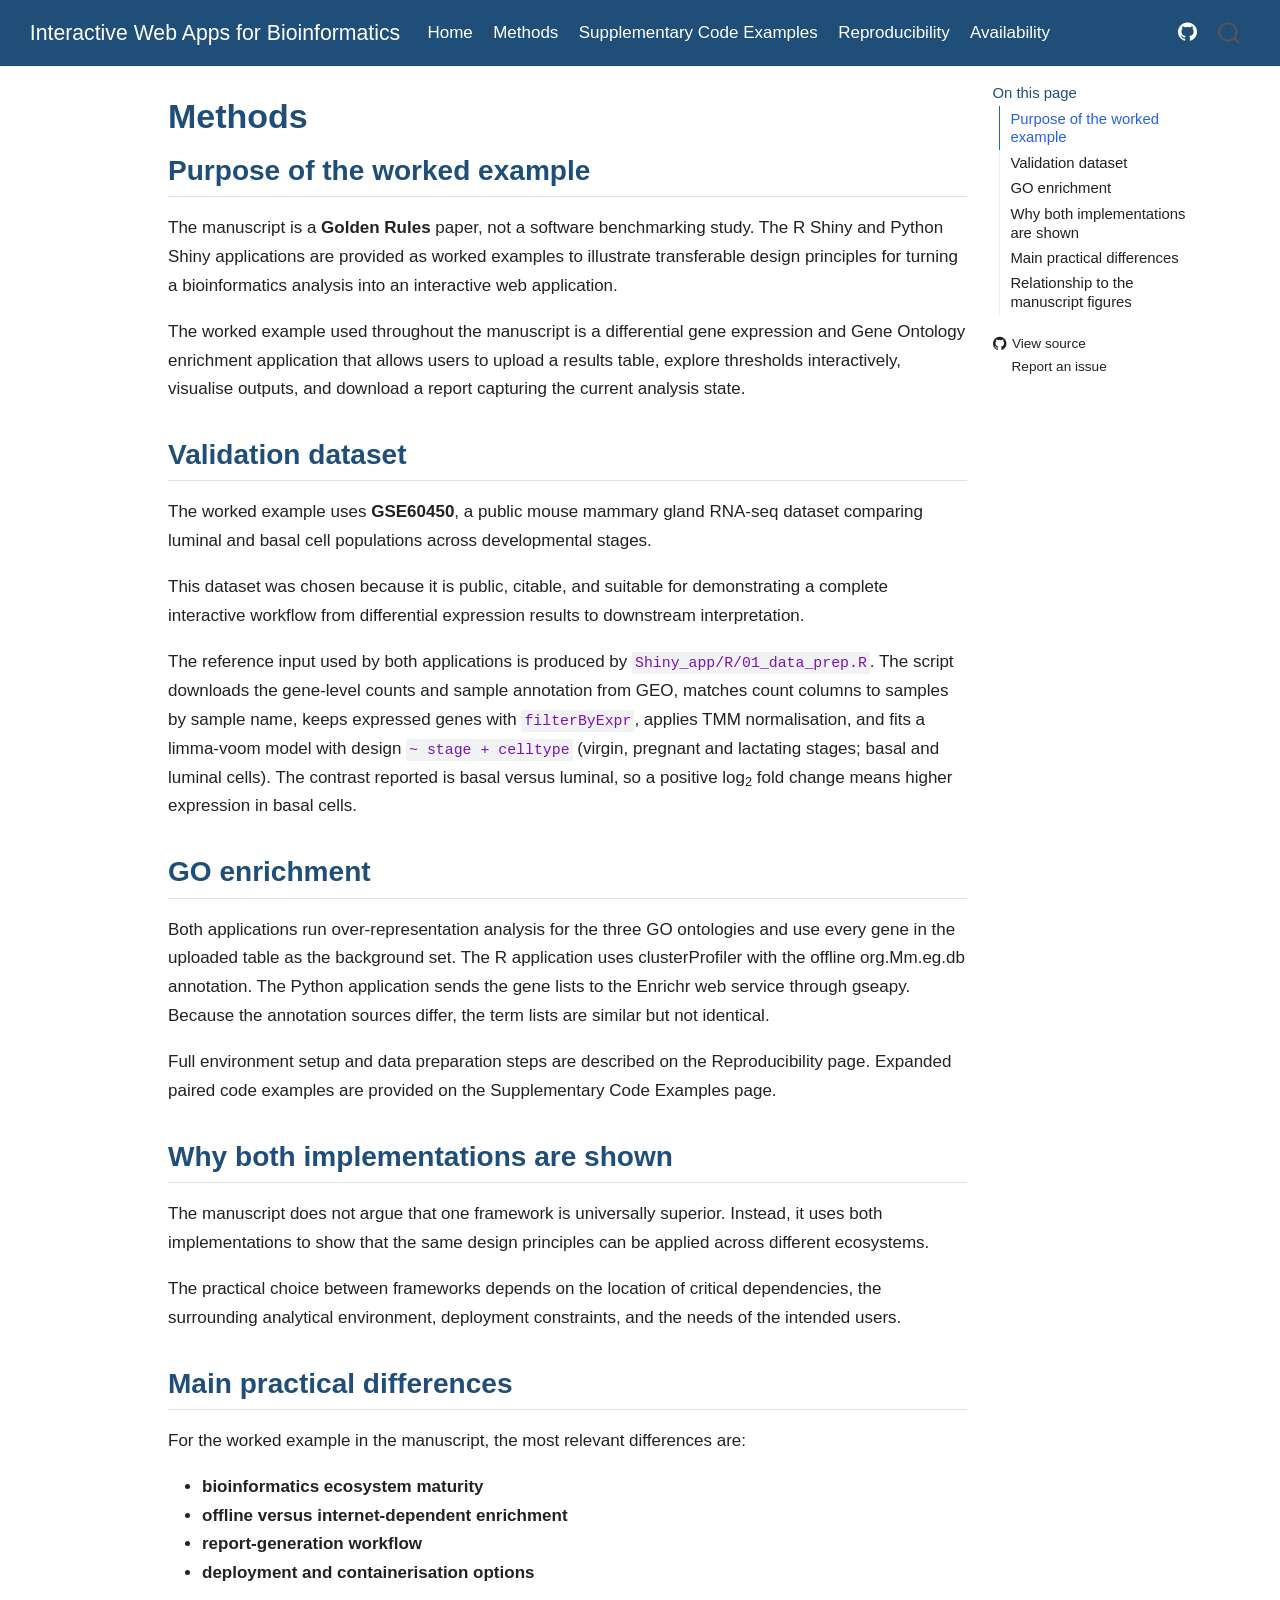
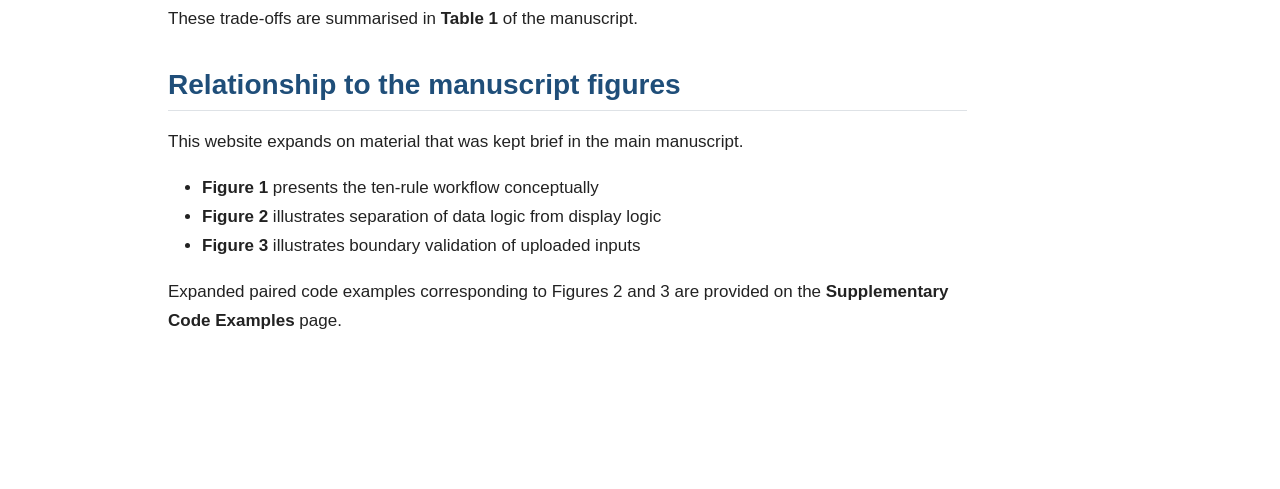
<file: methods.html>
<!DOCTYPE html>
<html xmlns="http://www.w3.org/1999/xhtml" lang="en" xml:lang="en"><head>

<meta charset="utf-8">
<meta name="generator" content="quarto-1.11.9">

<meta name="viewport" content="width=device-width, initial-scale=1.0, user-scalable=yes">


<title>Methods – Interactive Web Apps for Bioinformatics</title>
<style>
/* Default styles provided by pandoc.
** See https://pandoc.org/MANUAL.html#variables-for-html for config info.
*/
span.smallcaps{font-variant: small-caps;}
div.columns{display: flex; gap: 1.5em;}
div.column{flex: auto;}
@media screen {
div.columns{gap: min(4vw, 1.5em);}
div.column{overflow-x: auto;}
}
div.hanging-indent{margin-left: 1.5em; text-indent: -1.5em;}
ul.task-list{list-style: none;}
ul.task-list li input[type="checkbox"] {
  width: 0.8em;
  margin: 0 0.8em 0.2em -1em; /* quarto-specific, see https://github.com/quarto-dev/quarto-cli/issues/4556 */ 
  vertical-align: middle;
}
</style>


<script src="site_libs/quarto-nav/quarto-nav.js"></script>
<script src="site_libs/quarto-nav/headroom.min.js"></script>
<script src="site_libs/clipboard/clipboard.min.js"></script>
<script src="site_libs/quarto-search/autocomplete.umd.js"></script>
<script src="site_libs/quarto-search/fuse.min.js"></script>
<script src="site_libs/quarto-search/quarto-search.js"></script>
<meta name="quarto:offset" content="./">
<script src="site_libs/quarto-html/quarto.js" type="module"></script>
<script src="site_libs/quarto-html/tabsets/tabsets.js" type="module"></script>
<script src="site_libs/quarto-html/scrollable-regions/scrollable-regions.js" type="module"></script>
<script src="site_libs/quarto-html/popper.min.js"></script>
<script src="site_libs/quarto-html/tippy.umd.min.js"></script>
<script src="site_libs/quarto-html/anchor.min.js"></script>
<link href="site_libs/quarto-html/tippy.css" rel="stylesheet">
<link href="site_libs/quarto-html/quarto-syntax-highlighting-63b5708e65d6cd79cd7618c58d0c21e7.css" rel="stylesheet" id="quarto-text-highlighting-styles">
<script src="site_libs/bootstrap/bootstrap.min.js"></script>
<link href="site_libs/bootstrap/bootstrap-icons.css" rel="stylesheet">
<link href="site_libs/bootstrap/bootstrap-cb61c712ca1a7fe70a83faed8e4da2d7.min.css" rel="stylesheet" append-hash="true" id="quarto-bootstrap" data-mode="light">
<script id="quarto-search-options" type="application/json">{
  "location": "navbar",
  "copy-button": false,
  "collapse-after": 3,
  "panel-placement": "end",
  "type": "overlay",
  "limit": 50,
  "keyboard-shortcut": [
    "f",
    "/",
    "s"
  ],
  "show-item-context": false,
  "language": {
    "search-no-results-text": "No results",
    "search-matching-documents-text": "matching documents",
    "search-copy-link-title": "Copy link to search",
    "search-hide-matches-text": "Hide additional matches",
    "search-more-match-text": "more match in this document",
    "search-more-matches-text": "more matches in this document",
    "search-clear-button-title": "Clear",
    "search-text-placeholder": "",
    "search-detached-cancel-button-title": "Cancel",
    "search-submit-button-title": "Submit",
    "search-label": "Search"
  }
}</script>
<style>html{ scroll-behavior: smooth; }</style>


<link rel="stylesheet" href="assets/styles.css">
</head>

<body class="nav-fixed quarto-light"><a id="quarto-skip-link" class="visually-hidden-focusable" href="#quarto-document-content">Skip to main content</a>

<div id="quarto-search-results"></div>
  <header id="quarto-header" class="headroom fixed-top">
    <nav class="navbar navbar-expand-lg " data-bs-theme="dark" aria-label="Site">
      <div class="navbar-container container-fluid">
      <div class="navbar-brand-container mx-auto">
    <a class="navbar-brand" href="./index.html">
    <span class="navbar-title">Interactive Web Apps for Bioinformatics</span>
    </a>
  </div>
          <button class="navbar-toggler" type="button" data-bs-toggle="collapse" data-bs-target="#navbarCollapse" aria-controls="navbarCollapse" aria-expanded="false" aria-label="Toggle navigation" onclick="if (window.quartoToggleHeadroom) { window.quartoToggleHeadroom(); }">
  <span class="navbar-toggler-icon"></span>
</button>
          <div class="collapse navbar-collapse" id="navbarCollapse">
            <ul class="navbar-nav navbar-nav-scroll me-auto">
  <li class="nav-item">
    <a class="nav-link" href="./index.html"> 
<span class="menu-text">Home</span></a>
  </li>  
  <li class="nav-item">
    <a class="nav-link active" href="./methods.html" aria-current="page"> 
<span class="menu-text">Methods</span></a>
  </li>  
  <li class="nav-item">
    <a class="nav-link" href="./supplementary-code-examples.html"> 
<span class="menu-text">Supplementary Code Examples</span></a>
  </li>  
  <li class="nav-item">
    <a class="nav-link" href="./reproducibility.html"> 
<span class="menu-text">Reproducibility</span></a>
  </li>  
  <li class="nav-item">
    <a class="nav-link" href="./availability.html"> 
<span class="menu-text">Availability</span></a>
  </li>  
</ul>
            <ul class="navbar-nav navbar-nav-scroll ms-auto">
  <li class="nav-item compact">
    <a class="nav-link" href="https://github.com/agudeloromero/limma-deg-explorer"> <i class="bi bi-github" role="img" aria-label="GitHub">
</i> 
<span class="menu-text"></span></a>
  </li>  
</ul>
          </div> <!-- /navcollapse -->
            <div class="quarto-navbar-tools">
</div>
            <div id="quarto-search" class="" title="Search"></div>
      </div> <!-- /container-fluid -->
    </nav>
</header>
<!-- content -->
<div id="quarto-content" class="quarto-container page-columns page-rows-contents page-layout-article page-navbar">
<!-- sidebar -->
<!-- margin-sidebar -->
    <div id="quarto-margin-sidebar" class="sidebar margin-sidebar">
        <nav id="TOC" role="doc-toc" aria-labelledby="toc-title" class="toc-active">
    <h2 id="toc-title">On this page</h2>
   
  <ul>
  <li><a href="#purpose-of-the-worked-example" id="toc-purpose-of-the-worked-example" class="nav-link active" data-scroll-target="#purpose-of-the-worked-example">Purpose of the worked example</a></li>
  <li><a href="#validation-dataset" id="toc-validation-dataset" class="nav-link" data-scroll-target="#validation-dataset">Validation dataset</a></li>
  <li><a href="#go-enrichment" id="toc-go-enrichment" class="nav-link" data-scroll-target="#go-enrichment">GO enrichment</a></li>
  <li><a href="#why-both-implementations-are-shown" id="toc-why-both-implementations-are-shown" class="nav-link" data-scroll-target="#why-both-implementations-are-shown">Why both implementations are shown</a></li>
  <li><a href="#main-practical-differences" id="toc-main-practical-differences" class="nav-link" data-scroll-target="#main-practical-differences">Main practical differences</a></li>
  <li><a href="#relationship-to-the-manuscript-figures" id="toc-relationship-to-the-manuscript-figures" class="nav-link" data-scroll-target="#relationship-to-the-manuscript-figures">Relationship to the manuscript figures</a></li>
  </ul>
<div class="toc-actions"><ul><li><a href="https://github.com/agudeloromero/limma-deg-explorer/blob/main/methods.qmd" class="toc-action"><i class="bi bi-github"></i>View source</a></li><li><a href="https://github.com/agudeloromero/limma-deg-explorer/issues/new" class="toc-action"><i class="bi empty"></i>Report an issue</a></li></ul></div></nav>
    </div>
<!-- main -->
<main class="content" id="quarto-document-content" tabindex="-1">

<header id="title-block-header" class="quarto-title-block default">
<div class="quarto-title">
<h1 class="title">Methods</h1>
</div>



<div class="quarto-title-meta">

    
  
    
  </div>
  


</header>


<section id="purpose-of-the-worked-example" class="level2">
<h2 class="anchored" data-anchor-id="purpose-of-the-worked-example">Purpose of the worked example</h2>
<p>The manuscript is a <strong>Golden Rules</strong> paper, not a software benchmarking study. The R Shiny and Python Shiny applications are provided as worked examples to illustrate transferable design principles for turning a bioinformatics analysis into an interactive web application.</p>
<p>The worked example used throughout the manuscript is a differential gene expression and Gene Ontology enrichment application that allows users to upload a results table, explore thresholds interactively, visualise outputs, and download a report capturing the current analysis state.</p>
</section>
<section id="validation-dataset" class="level2">
<h2 class="anchored" data-anchor-id="validation-dataset">Validation dataset</h2>
<p>The worked example uses <strong>GSE60450</strong>, a public mouse mammary gland RNA-seq dataset comparing luminal and basal cell populations across developmental stages.</p>
<p>This dataset was chosen because it is public, citable, and suitable for demonstrating a complete interactive workflow from differential expression results to downstream interpretation.</p>
<p>The reference input used by both applications is produced by <code>Shiny_app/R/01_data_prep.R</code>. The script downloads the gene-level counts and sample annotation from GEO, matches count columns to samples by sample name, keeps expressed genes with <code>filterByExpr</code>, applies TMM normalisation, and fits a limma-voom model with design <code>~ stage + celltype</code> (virgin, pregnant and lactating stages; basal and luminal cells). The contrast reported is basal versus luminal, so a positive log<sub>2</sub> fold change means higher expression in basal cells.</p>
</section>
<section id="go-enrichment" class="level2">
<h2 class="anchored" data-anchor-id="go-enrichment">GO enrichment</h2>
<p>Both applications run over-representation analysis for the three GO ontologies and use every gene in the uploaded table as the background set. The R application uses clusterProfiler with the offline org.Mm.eg.db annotation. The Python application sends the gene lists to the Enrichr web service through gseapy. Because the annotation sources differ, the term lists are similar but not identical.</p>
<p>Full environment setup and data preparation steps are described on the Reproducibility page. Expanded paired code examples are provided on the Supplementary Code Examples page.</p>
</section>
<section id="why-both-implementations-are-shown" class="level2">
<h2 class="anchored" data-anchor-id="why-both-implementations-are-shown">Why both implementations are shown</h2>
<p>The manuscript does not argue that one framework is universally superior. Instead, it uses both implementations to show that the same design principles can be applied across different ecosystems.</p>
<p>The practical choice between frameworks depends on the location of critical dependencies, the surrounding analytical environment, deployment constraints, and the needs of the intended users.</p>
</section>
<section id="main-practical-differences" class="level2">
<h2 class="anchored" data-anchor-id="main-practical-differences">Main practical differences</h2>
<p>For the worked example in the manuscript, the most relevant differences are:</p>
<ul>
<li><strong>bioinformatics ecosystem maturity</strong></li>
<li><strong>offline versus internet-dependent enrichment</strong></li>
<li><strong>report-generation workflow</strong></li>
<li><strong>deployment and containerisation options</strong></li>
</ul>
<p>These trade-offs are summarised in <strong>Table 1</strong> of the manuscript.</p>
</section>
<section id="relationship-to-the-manuscript-figures" class="level2">
<h2 class="anchored" data-anchor-id="relationship-to-the-manuscript-figures">Relationship to the manuscript figures</h2>
<p>This website expands on material that was kept brief in the main manuscript.</p>
<ul>
<li><strong>Figure 1</strong> presents the ten-rule workflow conceptually</li>
<li><strong>Figure 2</strong> illustrates separation of data logic from display logic</li>
<li><strong>Figure 3</strong> illustrates boundary validation of uploaded inputs</li>
</ul>
<p>Expanded paired code examples corresponding to Figures 2 and 3 are provided on the <strong>Supplementary Code Examples</strong> page.</p>


</section>

</main> <!-- /main -->
<script id="quarto-html-after-body" type="application/javascript">
  window.document.addEventListener("DOMContentLoaded", function (event) {
    const icon = "";
    const anchorJS = new window.AnchorJS();
    anchorJS.options = {
      placement: 'right',
      icon: icon
    };
    anchorJS.add('.anchored');
    const isCodeAnnotation = (el) => {
      for (const clz of el.classList) {
        if (clz.startsWith('code-annotation-')) {                     
          return true;
        }
      }
      return false;
    }
    const onCopySuccess = function(e) {
      // button target
      const button = e.trigger;
      // don't keep focus
      button.blur();
      // flash "checked"
      button.classList.add('code-copy-button-checked');
      var currentTitle = button.getAttribute("title");
      button.setAttribute("title", "Copied!");
      let tooltip;
      if (window.bootstrap) {
        button.setAttribute("data-bs-toggle", "tooltip");
        button.setAttribute("data-bs-placement", "left");
        button.setAttribute("data-bs-title", "Copied!");
        tooltip = new bootstrap.Tooltip(button, 
          { trigger: "manual", 
            customClass: "code-copy-button-tooltip",
            offset: [0, -8]});
        tooltip.show();    
      }
      setTimeout(function() {
        if (tooltip) {
          tooltip.hide();
          button.removeAttribute("data-bs-title");
          button.removeAttribute("data-bs-toggle");
          button.removeAttribute("data-bs-placement");
        }
        button.setAttribute("title", currentTitle);
        button.classList.remove('code-copy-button-checked');
      }, 1000);
      // clear code selection
      e.clearSelection();
    }
    const getTextToCopy = function(trigger) {
      const outerScaffold = trigger.parentElement.cloneNode(true);
      const codeEl = outerScaffold.querySelector('code');
      for (const childEl of codeEl.children) {
        if (isCodeAnnotation(childEl)) {
          childEl.remove();
        }
      }
      return codeEl.innerText;
    }
    const clipboard = new window.ClipboardJS('.code-copy-button:not([data-in-quarto-modal])', {
      text: getTextToCopy
    });
    clipboard.on('success', onCopySuccess);
    if (window.document.getElementById('quarto-embedded-source-code-modal')) {
      const clipboardModal = new window.ClipboardJS('.code-copy-button[data-in-quarto-modal]', {
        text: getTextToCopy,
        container: window.document.getElementById('quarto-embedded-source-code-modal')
      });
      clipboardModal.on('success', onCopySuccess);
    }
      var localhostRegex = new RegExp(/^(?:http|https):\/\/localhost\:?[0-9]*\//);
      var mailtoRegex = new RegExp(/^mailto:/);
        var filterRegex = new RegExp("https:\/\/agudeloromero\.github\.io\/limma-deg-explorer\/");
      const newWindowLabel = "(opens in a new tab)";
      const newWindowNoteId = "quarto-ext-newwindow-label";
      // Links reference one hidden label through aria-describedby, so the
      // announcement never changes their accessible name.
      var describeNewWindow = (link) => {
        if (!window.document.getElementById(newWindowNoteId)) {
          var newWindowNote = window.document.createElement("span");
          newWindowNote.id = newWindowNoteId;
          newWindowNote.hidden = true;
          newWindowNote.textContent = newWindowLabel;
          window.document.body.appendChild(newWindowNote);
        }
        var describedBy = (link.getAttribute("aria-describedby") || "").split(/\s+/).filter(Boolean);
        if (!describedBy.includes(newWindowNoteId)) {
          describedBy.push(newWindowNoteId);
          link.setAttribute("aria-describedby", describedBy.join(" "));
        }
      }
      var isInternal = (href) => {
          return filterRegex.test(href) || localhostRegex.test(href) || mailtoRegex.test(href);
      }
      // Inspect non-navigation links and adorn them if external
      window.quartoDecorateExternalLinks = function (root) {
     var links = (root || window.document).querySelectorAll('a[href]:not(.nav-link):not(.navbar-brand):not(.toc-action):not(.sidebar-link):not(.sidebar-item-toggle):not(.pagination-link):not(.no-external):not([aria-hidden]):not(.dropdown-item):not(.quarto-navigation-tool):not(.about-link)');
      for (var i=0; i<links.length; i++) {
        const link = links[i];
        if (!isInternal(link.href)) {
          // undo the damage that might have been done by quarto-nav.js in the case of
          // links that we want to consider external
          if (link.dataset.originalHref !== undefined) {
            link.href = link.dataset.originalHref;
          }
            // target, if specified
            link.setAttribute("target", "_blank");
            if (link.getAttribute("rel") === null) {
              link.setAttribute("rel", "noopener");
            }
            describeNewWindow(link);
          if (!link.classList.contains('no-external-icon')) {
          }
        }
      }
      };
      window.quartoDecorateExternalLinks(window.document);
    // Esc closes the popup (WCAG 1.4.13) and focus leaving both trigger and
    // popup closes it (WCAG 2.4.11); tippy handles neither for interactive popups.
    const hideOnEscAndFocusOut = {
      name: 'hideOnEscAndFocusOut',
      defaultValue: true,
      fn(instance) {
        const dismiss = () => {
          // A show scheduled by the trigger delay would otherwise reopen it
          instance.clearDelayTimeouts();
          instance.hide();
        };
        const onKeyDown = (event) => {
          if (event.key !== 'Escape') {
            return;
          }
          // Keep Esc from also reaching page handlers (e.g. reveal.js overview),
          // except an open reveal.js slide menu, which Esc should close too.
          // The menu handles keys only when its keyboard option is on.
          const menuHandlesEsc = window.Reveal?.getPlugin?.('menu')?.isOpen() &&
            window.Reveal.getConfig().menu?.keyboard !== false;
          if (!menuHandlesEsc) {
            event.stopPropagation();
          }
          if (instance.popper.contains(window.document.activeElement)) {
            // Disabled while refocusing so the focus trigger does not reopen it
            instance.disable();
            instance.reference.focus();
            instance.enable();
          }
          dismiss();
        };
        const onFocusOut = (event) => {
          const target = event.relatedTarget;
          if (target && !instance.reference.contains(target) &&
              !instance.popper.contains(target)) {
            dismiss();
          }
        };
        // On the trigger too: a click trigger (code-annotations: select) has no
        // blur handling. Attached for the instance's lifetime so leaving the
        // trigger also cancels a show still pending on the trigger delay.
        instance.reference.addEventListener('focusout', onFocusOut);
        return {
          onShow() {
            window.document.addEventListener('keydown', onKeyDown, true);
            instance.popper.addEventListener('focusout', onFocusOut);
          },
          onHide() {
            window.document.removeEventListener('keydown', onKeyDown, true);
            instance.popper.removeEventListener('focusout', onFocusOut);
          },
          onDestroy() {
            instance.reference.removeEventListener('focusout', onFocusOut);
          },
        };
      },
    };
    function tippyHover(el, contentFn, onTriggerFn, onUntriggerFn) {
      const config = {
        allowHTML: true,
        maxWidth: 500,
        delay: 100,
        arrow: false,
        appendTo: function(el) {
            return el.parentElement;
        },
        interactive: true,
        interactiveBorder: 10,
        theme: 'quarto',
        placement: 'bottom-start',
        plugins: [hideOnEscAndFocusOut],
      };
      if (contentFn) {
        config.content = contentFn;
      }
      if (onTriggerFn) {
        config.onTrigger = onTriggerFn;
      }
      if (onUntriggerFn) {
        config.onUntrigger = onUntriggerFn;
      }
      window.tippy(el, config); 
    }
    const noterefs = window.document.querySelectorAll('a[role="doc-noteref"]');
    for (var i=0; i<noterefs.length; i++) {
      const ref = noterefs[i];
      tippyHover(ref, function() {
        // use id or data attribute instead here
        let href = ref.getAttribute('data-footnote-href') || ref.getAttribute('href');
        try { href = new URL(href).hash; } catch {}
        const id = href.replace(/^#\/?/, "");
        const note = window.document.getElementById(id);
        if (note) {
          return note.innerHTML;
        } else {
          return "";
        }
      });
    }
    const xrefs = window.document.querySelectorAll('a.quarto-xref');
    const processXRef = (id, note) => {
      // Strip column container classes
      const stripColumnClz = (el) => {
        el.classList.remove("page-full", "page-columns");
        if (el.children) {
          for (const child of el.children) {
            stripColumnClz(child);
          }
        }
      }
      stripColumnClz(note)
      if (id === null || id.startsWith('sec-')) {
        // Special case sections, only their first couple elements
        const container = document.createElement("div");
        if (note.children && note.children.length > 2) {
          container.appendChild(note.children[0].cloneNode(true));
          for (let i = 1; i < note.children.length; i++) {
            const child = note.children[i];
            if (child.tagName === "P" && child.innerText === "") {
              continue;
            } else {
              container.appendChild(child.cloneNode(true));
              break;
            }
          }
          if (window.Quarto?.typesetMath) {
            window.Quarto.typesetMath(container);
          }
          return container.innerHTML
        } else {
          if (window.Quarto?.typesetMath) {
            window.Quarto.typesetMath(note);
          }
          return note.innerHTML;
        }
      } else {
        // Remove any anchor links if they are present
        const anchorLink = note.querySelector('a.anchorjs-link');
        if (anchorLink) {
          anchorLink.remove();
        }
        if (window.Quarto?.typesetMath) {
          window.Quarto.typesetMath(note);
        }
        if (note.classList.contains("callout")) {
          return note.outerHTML;
        } else {
          return note.innerHTML;
        }
      }
    }
    for (var i=0; i<xrefs.length; i++) {
      const xref = xrefs[i];
      tippyHover(xref, undefined, function(instance) {
        instance.disable();
        let url = xref.getAttribute('href');
        let hash = undefined; 
        if (url.startsWith('#')) {
          hash = url;
        } else {
          try { hash = new URL(url).hash; } catch {}
        }
        if (hash) {
          const id = hash.replace(/^#\/?/, "");
          const note = window.document.getElementById(id);
          if (note !== null) {
            try {
              const html = processXRef(id, note.cloneNode(true));
              instance.setContent(html);
            } finally {
              instance.enable();
              instance.show();
            }
          } else {
            // See if we can fetch this
            fetch(url.split('#')[0])
            .then(res => res.text())
            .then(html => {
              const parser = new DOMParser();
              const htmlDoc = parser.parseFromString(html, "text/html");
              const note = htmlDoc.getElementById(id);
              if (note !== null) {
                const html = processXRef(id, note);
                instance.setContent(html);
              } 
            }).finally(() => {
              instance.enable();
              instance.show();
            });
          }
        } else {
          // See if we can fetch a full url (with no hash to target)
          // This is a special case and we should probably do some content thinning / targeting
          fetch(url)
          .then(res => res.text())
          .then(html => {
            const parser = new DOMParser();
            const htmlDoc = parser.parseFromString(html, "text/html");
            const note = htmlDoc.querySelector('main.content');
            if (note !== null) {
              // This should only happen for chapter cross references
              // (since there is no id in the URL)
              // remove the first header
              if (note.children.length > 0 && note.children[0].tagName === "HEADER") {
                note.children[0].remove();
              }
              const html = processXRef(null, note);
              instance.setContent(html);
            } 
          }).finally(() => {
            instance.enable();
            instance.show();
          });
        }
      }, function(instance) {
      });
    }
        let selectedAnnoteEl;
        const selectorForAnnotation = ( cell, annotation) => {
          let cellAttr = 'data-code-cell="' + cell + '"';
          let lineAttr = 'data-code-annotation="' +  annotation + '"';
          const selector = 'span[' + cellAttr + '][' + lineAttr + ']';
          return selector;
        }
        const selectCodeLines = (annoteEl) => {
          const doc = window.document;
          const targetCell = annoteEl.getAttribute("data-target-cell");
          const targetAnnotation = annoteEl.getAttribute("data-target-annotation");
          const annoteSpan = window.document.querySelector(selectorForAnnotation(targetCell, targetAnnotation));
          const lines = annoteSpan.getAttribute("data-code-lines").split(",");
          const lineIds = lines.map((line) => {
            return targetCell + "-" + line;
          })
          // Each band is positioned against its own containing block, which is
          // not the offsetParent of the lines, so place it from client rects.
          const placeBand = (band, firstEl, lastEl, codeBlock) => {
            const container = band.offsetParent;
            if (container === null) {
              return;
            }
            const containerRect = container.getBoundingClientRect();
            // Reveal.js scales slides with a transform, so convert client
            // pixels back to the CSS pixels of the container.
            const scale = containerRect.height / container.offsetHeight || 1;
            const firstRect = firstEl.getBoundingClientRect();
            const lastRect = lastEl.getBoundingClientRect();
            const top = (firstRect.top - containerRect.top) / scale - container.clientTop + container.scrollTop;
            const height = (lastRect.bottom - firstRect.top) / scale;
            band.style.top = top - 2 + "px";
            band.style.height = height + 4 + "px";
            if (codeBlock) {
              // Without the copy button wrapper, the containing block is wider
              // than the code block, so span the code block explicitly.
              const blockRect = codeBlock.getBoundingClientRect();
              band.style.left = (blockRect.left - containerRect.left) / scale - container.clientLeft + container.scrollLeft + "px";
              band.style.width = blockRect.width / scale + "px";
            }
          };
          if (lineIds.length > 0) {
            const el = window.document.getElementById(lineIds[0]);
            const lastEl = window.document.getElementById(lineIds[lineIds.length - 1]);
            const parent = el.parentElement.parentElement;
            // cook up a div (if necessary) and position it
            let div = window.document.getElementById("code-annotation-line-highlight");
            if (div === null) {
              div = window.document.createElement("div");
              div.setAttribute("id", "code-annotation-line-highlight");
              div.style.position = 'absolute';
              parent.appendChild(div);
            }
            placeBand(div, el, lastEl, parent.closest("div.sourceCode") || parent);
            let gutterDiv = window.document.getElementById("code-annotation-line-highlight-gutter");
            if (gutterDiv === null) {
              gutterDiv = window.document.createElement("div");
              gutterDiv.setAttribute("id", "code-annotation-line-highlight-gutter");
              gutterDiv.style.position = 'absolute';
              const codeCell = window.document.getElementById(targetCell);
              const gutter = codeCell.querySelector('.code-annotation-gutter');
              gutter.appendChild(gutterDiv);
            }
            placeBand(gutterDiv, el, lastEl);
            selectedAnnoteEl = annoteEl;
          }
        };
        const unselectCodeLines = () => {
          const elementsIds = ["code-annotation-line-highlight", "code-annotation-line-highlight-gutter"];
          elementsIds.forEach((elId) => {
            const div = window.document.getElementById(elId);
            if (div) {
              div.remove();
            }
          });
          selectedAnnoteEl = undefined;
        };
          // Handle positioning of the toggle
      window.addEventListener(
        "resize",
        throttle(() => {
          elRect = undefined;
          if (selectedAnnoteEl) {
            selectCodeLines(selectedAnnoteEl);
          }
        }, 10)
      );
      function throttle(fn, ms) {
      let throttle = false;
      let timer;
        return (...args) => {
          if(!throttle) { // first call gets through
              fn.apply(this, args);
              throttle = true;
          } else { // all the others get throttled
              if(timer) clearTimeout(timer); // cancel #2
              timer = setTimeout(() => {
                fn.apply(this, args);
                timer = throttle = false;
              }, ms);
          }
        };
      }
        // Attach click handler to the DT
        const annoteDls = window.document.querySelectorAll('dt[data-target-cell]');
        for (const annoteDlNode of annoteDls) {
          annoteDlNode.addEventListener('click', (event) => {
            const clickedEl = event.target;
            if (clickedEl !== selectedAnnoteEl) {
              unselectCodeLines();
              const activeEl = window.document.querySelector('dt[data-target-cell].code-annotation-active');
              if (activeEl) {
                activeEl.classList.remove('code-annotation-active');
              }
              selectCodeLines(clickedEl);
              clickedEl.classList.add('code-annotation-active');
            } else {
              // Unselect the line
              unselectCodeLines();
              clickedEl.classList.remove('code-annotation-active');
            }
          });
        }
    const findCites = (el) => {
      const parentEl = el.parentElement;
      if (parentEl) {
        const cites = parentEl.dataset.cites;
        if (cites) {
          return {
            el,
            cites: cites.split(' ')
          };
        } else {
          return findCites(el.parentElement)
        }
      } else {
        return undefined;
      }
    };
    var bibliorefs = window.document.querySelectorAll('a[role="doc-biblioref"]');
    for (var i=0; i<bibliorefs.length; i++) {
      const ref = bibliorefs[i];
      const citeInfo = findCites(ref);
      if (citeInfo) {
        tippyHover(citeInfo.el, function() {
          var popup = window.document.createElement('div');
          citeInfo.cites.forEach(function(cite) {
            var citeDiv = window.document.createElement('div');
            citeDiv.classList.add('hanging-indent');
            citeDiv.classList.add('csl-entry');
            var biblioDiv = window.document.getElementById('ref-' + cite);
            if (biblioDiv) {
              citeDiv.innerHTML = biblioDiv.innerHTML;
            }
            popup.appendChild(citeDiv);
          });
          return popup.innerHTML;
        });
      }
    }
  });
  </script>
  <script type="application/javascript">
  window.quartoScrollableRegionsLabels = {"code":"Scrollable code","output":"Scrollable output"};
  </script>
</div> <!-- /content -->




<footer class="footer"><div class="nav-footer"><div class="nav-footer-center"><div class="toc-actions d-sm-block d-md-none"><ul><li><a href="https://github.com/agudeloromero/limma-deg-explorer/blob/main/methods.qmd" class="toc-action"><i class="bi bi-github"></i>View source</a></li><li><a href="https://github.com/agudeloromero/limma-deg-explorer/issues/new" class="toc-action"><i class="bi empty"></i>Report an issue</a></li></ul></div></div></div></footer><script src="site_libs/quarto-html/zenscroll-min.js"></script>
</body></html>
</file>
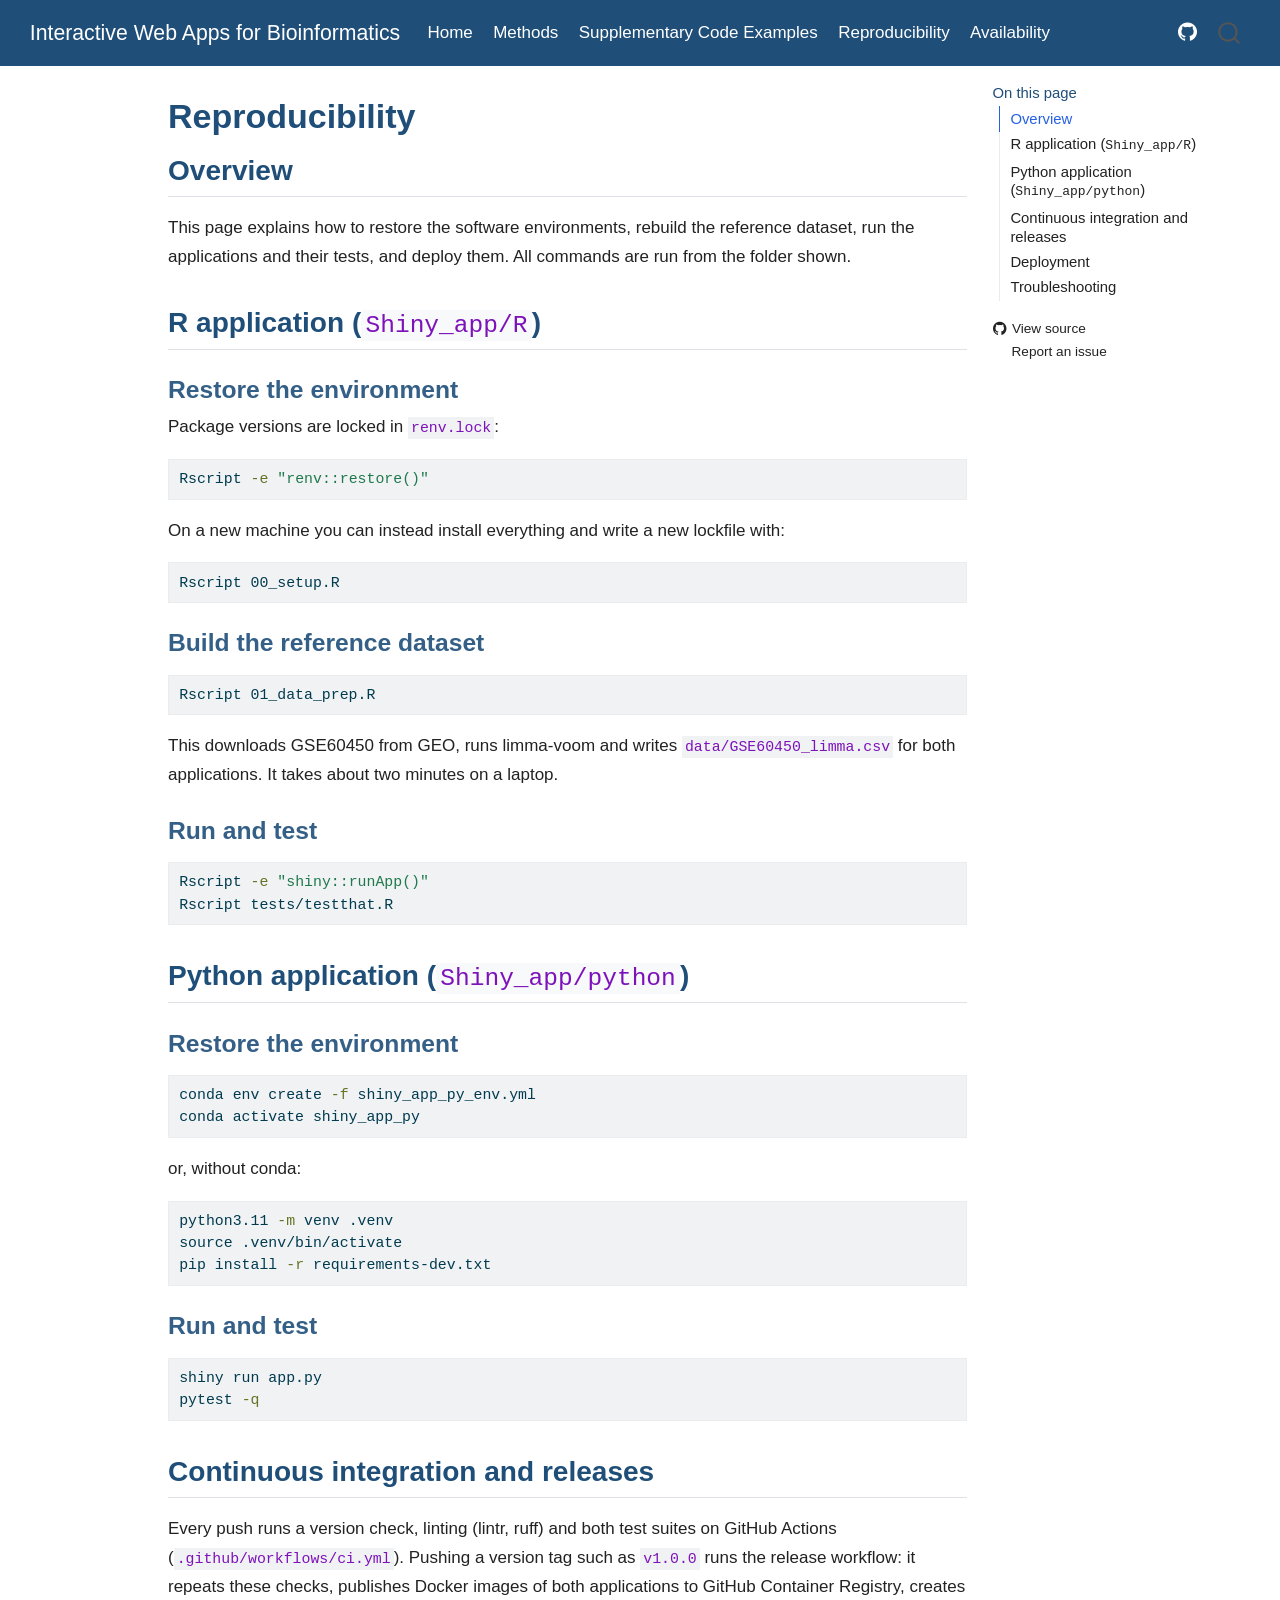
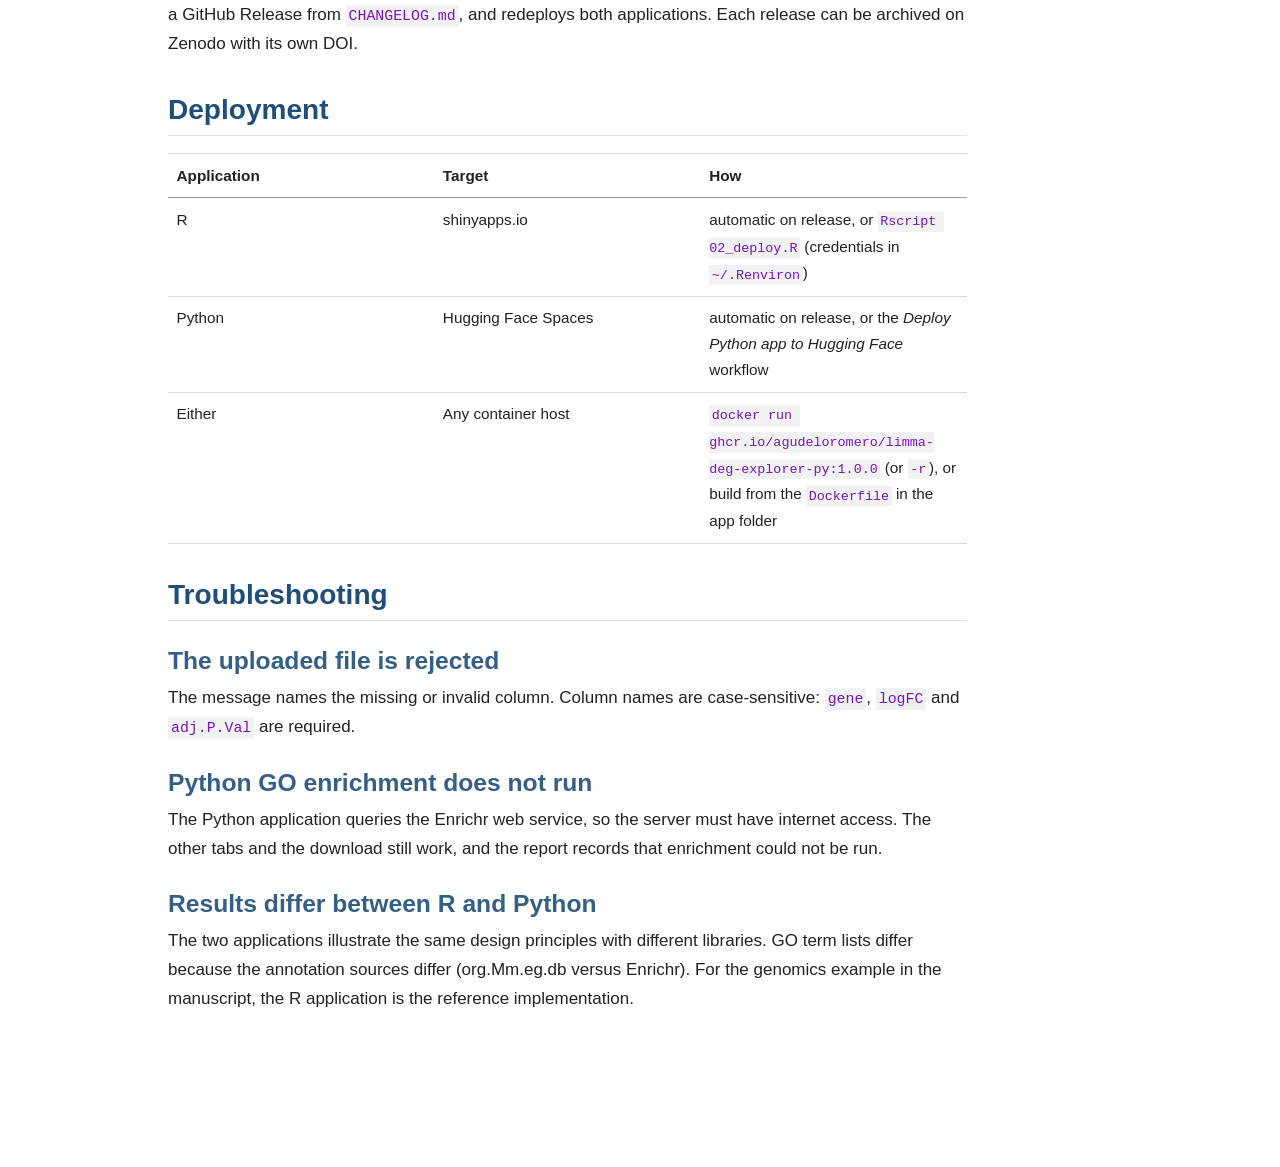
<file: reproducibility.html>
<!DOCTYPE html>
<html xmlns="http://www.w3.org/1999/xhtml" lang="en" xml:lang="en"><head>

<meta charset="utf-8">
<meta name="generator" content="quarto-1.11.9">

<meta name="viewport" content="width=device-width, initial-scale=1.0, user-scalable=yes">


<title>Reproducibility – Interactive Web Apps for Bioinformatics</title>
<style>
/* Default styles provided by pandoc.
** See https://pandoc.org/MANUAL.html#variables-for-html for config info.
*/
span.smallcaps{font-variant: small-caps;}
div.columns{display: flex; gap: 1.5em;}
div.column{flex: auto;}
@media screen {
div.columns{gap: min(4vw, 1.5em);}
div.column{overflow-x: auto;}
}
div.hanging-indent{margin-left: 1.5em; text-indent: -1.5em;}
ul.task-list{list-style: none;}
ul.task-list li input[type="checkbox"] {
  width: 0.8em;
  margin: 0 0.8em 0.2em -1em; /* quarto-specific, see https://github.com/quarto-dev/quarto-cli/issues/4556 */ 
  vertical-align: middle;
}
/* CSS for syntax highlighting */
html { -webkit-text-size-adjust: 100%; }
pre > code.sourceCode { white-space: pre; position: relative; }
pre > code.sourceCode > span { display: inline-block; line-height: 1.25; }
pre > code.sourceCode > span:empty { height: 1.2em; }
.sourceCode { overflow: visible; }
code.sourceCode > span { color: inherit; text-decoration: inherit; }
div.sourceCode { margin: 1em 0; }
pre.sourceCode { margin: 0; }
@media screen {
div.sourceCode { overflow: auto; }
}
@media print {
pre > code.sourceCode { white-space: pre-wrap; }
pre > code.sourceCode > span { text-indent: -5em; padding-left: 5em; }
}
pre.numberSource code
  { counter-reset: source-line 0; }
pre.numberSource code > span
  { position: relative; left: -4em; counter-increment: source-line; }
pre.numberSource code > span > a:first-child::before
  { content: counter(source-line);
    position: relative; left: -1em; text-align: right; vertical-align: baseline;
    border: none; display: inline-block;
    -webkit-touch-callout: none; -webkit-user-select: none;
    -khtml-user-select: none; -moz-user-select: none;
    -ms-user-select: none; user-select: none;
    padding: 0 4px; width: 4em;
  }
pre.numberSource { margin-left: 3em;  padding-left: 4px; }
div.sourceCode
  {   }
@media screen {
pre > code.sourceCode > span > a:first-child::before { text-decoration: underline; }
}
</style>


<script src="site_libs/quarto-nav/quarto-nav.js"></script>
<script src="site_libs/quarto-nav/headroom.min.js"></script>
<script src="site_libs/clipboard/clipboard.min.js"></script>
<script src="site_libs/quarto-search/autocomplete.umd.js"></script>
<script src="site_libs/quarto-search/fuse.min.js"></script>
<script src="site_libs/quarto-search/quarto-search.js"></script>
<meta name="quarto:offset" content="./">
<script src="site_libs/quarto-html/quarto.js" type="module"></script>
<script src="site_libs/quarto-html/tabsets/tabsets.js" type="module"></script>
<script src="site_libs/quarto-html/scrollable-regions/scrollable-regions.js" type="module"></script>
<script src="site_libs/quarto-html/popper.min.js"></script>
<script src="site_libs/quarto-html/tippy.umd.min.js"></script>
<script src="site_libs/quarto-html/anchor.min.js"></script>
<link href="site_libs/quarto-html/tippy.css" rel="stylesheet">
<link href="site_libs/quarto-html/quarto-syntax-highlighting-63b5708e65d6cd79cd7618c58d0c21e7.css" rel="stylesheet" id="quarto-text-highlighting-styles">
<script src="site_libs/bootstrap/bootstrap.min.js"></script>
<link href="site_libs/bootstrap/bootstrap-icons.css" rel="stylesheet">
<link href="site_libs/bootstrap/bootstrap-cb61c712ca1a7fe70a83faed8e4da2d7.min.css" rel="stylesheet" append-hash="true" id="quarto-bootstrap" data-mode="light">
<script id="quarto-search-options" type="application/json">{
  "location": "navbar",
  "copy-button": false,
  "collapse-after": 3,
  "panel-placement": "end",
  "type": "overlay",
  "limit": 50,
  "keyboard-shortcut": [
    "f",
    "/",
    "s"
  ],
  "show-item-context": false,
  "language": {
    "search-no-results-text": "No results",
    "search-matching-documents-text": "matching documents",
    "search-copy-link-title": "Copy link to search",
    "search-hide-matches-text": "Hide additional matches",
    "search-more-match-text": "more match in this document",
    "search-more-matches-text": "more matches in this document",
    "search-clear-button-title": "Clear",
    "search-text-placeholder": "",
    "search-detached-cancel-button-title": "Cancel",
    "search-submit-button-title": "Submit",
    "search-label": "Search"
  }
}</script>
<style>html{ scroll-behavior: smooth; }</style>


<link rel="stylesheet" href="assets/styles.css">
</head>

<body class="nav-fixed quarto-light"><a id="quarto-skip-link" class="visually-hidden-focusable" href="#quarto-document-content">Skip to main content</a>

<div id="quarto-search-results"></div>
  <header id="quarto-header" class="headroom fixed-top">
    <nav class="navbar navbar-expand-lg " data-bs-theme="dark" aria-label="Site">
      <div class="navbar-container container-fluid">
      <div class="navbar-brand-container mx-auto">
    <a class="navbar-brand" href="./index.html">
    <span class="navbar-title">Interactive Web Apps for Bioinformatics</span>
    </a>
  </div>
          <button class="navbar-toggler" type="button" data-bs-toggle="collapse" data-bs-target="#navbarCollapse" aria-controls="navbarCollapse" aria-expanded="false" aria-label="Toggle navigation" onclick="if (window.quartoToggleHeadroom) { window.quartoToggleHeadroom(); }">
  <span class="navbar-toggler-icon"></span>
</button>
          <div class="collapse navbar-collapse" id="navbarCollapse">
            <ul class="navbar-nav navbar-nav-scroll me-auto">
  <li class="nav-item">
    <a class="nav-link" href="./index.html"> 
<span class="menu-text">Home</span></a>
  </li>  
  <li class="nav-item">
    <a class="nav-link" href="./methods.html"> 
<span class="menu-text">Methods</span></a>
  </li>  
  <li class="nav-item">
    <a class="nav-link" href="./supplementary-code-examples.html"> 
<span class="menu-text">Supplementary Code Examples</span></a>
  </li>  
  <li class="nav-item">
    <a class="nav-link active" href="./reproducibility.html" aria-current="page"> 
<span class="menu-text">Reproducibility</span></a>
  </li>  
  <li class="nav-item">
    <a class="nav-link" href="./availability.html"> 
<span class="menu-text">Availability</span></a>
  </li>  
</ul>
            <ul class="navbar-nav navbar-nav-scroll ms-auto">
  <li class="nav-item compact">
    <a class="nav-link" href="https://github.com/agudeloromero/limma-deg-explorer"> <i class="bi bi-github" role="img" aria-label="GitHub">
</i> 
<span class="menu-text"></span></a>
  </li>  
</ul>
          </div> <!-- /navcollapse -->
            <div class="quarto-navbar-tools">
</div>
            <div id="quarto-search" class="" title="Search"></div>
      </div> <!-- /container-fluid -->
    </nav>
</header>
<!-- content -->
<div id="quarto-content" class="quarto-container page-columns page-rows-contents page-layout-article page-navbar">
<!-- sidebar -->
<!-- margin-sidebar -->
    <div id="quarto-margin-sidebar" class="sidebar margin-sidebar">
        <nav id="TOC" role="doc-toc" aria-labelledby="toc-title" class="toc-active">
    <h2 id="toc-title">On this page</h2>
   
  <ul>
  <li><a href="#overview" id="toc-overview" class="nav-link active" data-scroll-target="#overview">Overview</a></li>
  <li><a href="#r-application-shiny_appr" id="toc-r-application-shiny_appr" class="nav-link" data-scroll-target="#r-application-shiny_appr">R application (<code>Shiny_app/R</code>)</a>
  <ul class="collapse">
  <li><a href="#restore-the-environment" id="toc-restore-the-environment" class="nav-link" data-scroll-target="#restore-the-environment">Restore the environment</a></li>
  <li><a href="#build-the-reference-dataset" id="toc-build-the-reference-dataset" class="nav-link" data-scroll-target="#build-the-reference-dataset">Build the reference dataset</a></li>
  <li><a href="#run-and-test" id="toc-run-and-test" class="nav-link" data-scroll-target="#run-and-test">Run and test</a></li>
  </ul></li>
  <li><a href="#python-application-shiny_apppython" id="toc-python-application-shiny_apppython" class="nav-link" data-scroll-target="#python-application-shiny_apppython">Python application (<code>Shiny_app/python</code>)</a>
  <ul class="collapse">
  <li><a href="#restore-the-environment-1" id="toc-restore-the-environment-1" class="nav-link" data-scroll-target="#restore-the-environment-1">Restore the environment</a></li>
  <li><a href="#run-and-test-1" id="toc-run-and-test-1" class="nav-link" data-scroll-target="#run-and-test-1">Run and test</a></li>
  </ul></li>
  <li><a href="#continuous-integration-and-releases" id="toc-continuous-integration-and-releases" class="nav-link" data-scroll-target="#continuous-integration-and-releases">Continuous integration and releases</a></li>
  <li><a href="#deployment" id="toc-deployment" class="nav-link" data-scroll-target="#deployment">Deployment</a></li>
  <li><a href="#troubleshooting" id="toc-troubleshooting" class="nav-link" data-scroll-target="#troubleshooting">Troubleshooting</a>
  <ul class="collapse">
  <li><a href="#the-uploaded-file-is-rejected" id="toc-the-uploaded-file-is-rejected" class="nav-link" data-scroll-target="#the-uploaded-file-is-rejected">The uploaded file is rejected</a></li>
  <li><a href="#python-go-enrichment-does-not-run" id="toc-python-go-enrichment-does-not-run" class="nav-link" data-scroll-target="#python-go-enrichment-does-not-run">Python GO enrichment does not run</a></li>
  <li><a href="#results-differ-between-r-and-python" id="toc-results-differ-between-r-and-python" class="nav-link" data-scroll-target="#results-differ-between-r-and-python">Results differ between R and Python</a></li>
  </ul></li>
  </ul>
<div class="toc-actions"><ul><li><a href="https://github.com/agudeloromero/limma-deg-explorer/blob/main/reproducibility.qmd" class="toc-action"><i class="bi bi-github"></i>View source</a></li><li><a href="https://github.com/agudeloromero/limma-deg-explorer/issues/new" class="toc-action"><i class="bi empty"></i>Report an issue</a></li></ul></div></nav>
    </div>
<!-- main -->
<main class="content" id="quarto-document-content" tabindex="-1">

<header id="title-block-header" class="quarto-title-block default">
<div class="quarto-title">
<h1 class="title">Reproducibility</h1>
</div>



<div class="quarto-title-meta">

    
  
    
  </div>
  


</header>


<section id="overview" class="level2">
<h2 class="anchored" data-anchor-id="overview">Overview</h2>
<p>This page explains how to restore the software environments, rebuild the reference dataset, run the applications and their tests, and deploy them. All commands are run from the folder shown.</p>
</section>
<section id="r-application-shiny_appr" class="level2">
<h2 class="anchored" data-anchor-id="r-application-shiny_appr">R application (<code>Shiny_app/R</code>)</h2>
<section id="restore-the-environment" class="level3">
<h3 class="anchored" data-anchor-id="restore-the-environment">Restore the environment</h3>
<p>Package versions are locked in <code>renv.lock</code>:</p>
<div class="code-copy-outer-scaffold"><div class="sourceCode" id="cb1"><pre class="sourceCode bash code-with-copy"><code class="sourceCode bash"><span id="cb1-1"><a href="#cb1-1" aria-hidden="true" tabindex="-1"></a><span class="ex">Rscript</span> <span class="at">-e</span> <span class="st">"renv::restore()"</span></span></code></pre></div><button title="Copy to Clipboard" class="code-copy-button"><i class="bi"></i></button></div>
<p>On a new machine you can instead install everything and write a new lockfile with:</p>
<div class="code-copy-outer-scaffold"><div class="sourceCode" id="cb2"><pre class="sourceCode bash code-with-copy"><code class="sourceCode bash"><span id="cb2-1"><a href="#cb2-1" aria-hidden="true" tabindex="-1"></a><span class="ex">Rscript</span> 00_setup.R</span></code></pre></div><button title="Copy to Clipboard" class="code-copy-button"><i class="bi"></i></button></div>
</section>
<section id="build-the-reference-dataset" class="level3">
<h3 class="anchored" data-anchor-id="build-the-reference-dataset">Build the reference dataset</h3>
<div class="code-copy-outer-scaffold"><div class="sourceCode" id="cb3"><pre class="sourceCode bash code-with-copy"><code class="sourceCode bash"><span id="cb3-1"><a href="#cb3-1" aria-hidden="true" tabindex="-1"></a><span class="ex">Rscript</span> 01_data_prep.R</span></code></pre></div><button title="Copy to Clipboard" class="code-copy-button"><i class="bi"></i></button></div>
<p>This downloads GSE60450 from GEO, runs limma-voom and writes <code>data/GSE60450_limma.csv</code> for both applications. It takes about two minutes on a laptop.</p>
</section>
<section id="run-and-test" class="level3">
<h3 class="anchored" data-anchor-id="run-and-test">Run and test</h3>
<div class="code-copy-outer-scaffold"><div class="sourceCode" id="cb4"><pre class="sourceCode bash code-with-copy"><code class="sourceCode bash"><span id="cb4-1"><a href="#cb4-1" aria-hidden="true" tabindex="-1"></a><span class="ex">Rscript</span> <span class="at">-e</span> <span class="st">"shiny::runApp()"</span></span>
<span id="cb4-2"><a href="#cb4-2" aria-hidden="true" tabindex="-1"></a><span class="ex">Rscript</span> tests/testthat.R</span></code></pre></div><button title="Copy to Clipboard" class="code-copy-button"><i class="bi"></i></button></div>
</section>
</section>
<section id="python-application-shiny_apppython" class="level2">
<h2 class="anchored" data-anchor-id="python-application-shiny_apppython">Python application (<code>Shiny_app/python</code>)</h2>
<section id="restore-the-environment-1" class="level3">
<h3 class="anchored" data-anchor-id="restore-the-environment-1">Restore the environment</h3>
<div class="code-copy-outer-scaffold"><div class="sourceCode" id="cb5"><pre class="sourceCode bash code-with-copy"><code class="sourceCode bash"><span id="cb5-1"><a href="#cb5-1" aria-hidden="true" tabindex="-1"></a><span class="ex">conda</span> env create <span class="at">-f</span> shiny_app_py_env.yml</span>
<span id="cb5-2"><a href="#cb5-2" aria-hidden="true" tabindex="-1"></a><span class="ex">conda</span> activate shiny_app_py</span></code></pre></div><button title="Copy to Clipboard" class="code-copy-button"><i class="bi"></i></button></div>
<p>or, without conda:</p>
<div class="code-copy-outer-scaffold"><div class="sourceCode" id="cb6"><pre class="sourceCode bash code-with-copy"><code class="sourceCode bash"><span id="cb6-1"><a href="#cb6-1" aria-hidden="true" tabindex="-1"></a><span class="ex">python3.11</span> <span class="at">-m</span> venv .venv</span>
<span id="cb6-2"><a href="#cb6-2" aria-hidden="true" tabindex="-1"></a><span class="bu">source</span> .venv/bin/activate</span>
<span id="cb6-3"><a href="#cb6-3" aria-hidden="true" tabindex="-1"></a><span class="ex">pip</span> install <span class="at">-r</span> requirements-dev.txt</span></code></pre></div><button title="Copy to Clipboard" class="code-copy-button"><i class="bi"></i></button></div>
</section>
<section id="run-and-test-1" class="level3">
<h3 class="anchored" data-anchor-id="run-and-test-1">Run and test</h3>
<div class="code-copy-outer-scaffold"><div class="sourceCode" id="cb7"><pre class="sourceCode bash code-with-copy"><code class="sourceCode bash"><span id="cb7-1"><a href="#cb7-1" aria-hidden="true" tabindex="-1"></a><span class="ex">shiny</span> run app.py</span>
<span id="cb7-2"><a href="#cb7-2" aria-hidden="true" tabindex="-1"></a><span class="ex">pytest</span> <span class="at">-q</span></span></code></pre></div><button title="Copy to Clipboard" class="code-copy-button"><i class="bi"></i></button></div>
</section>
</section>
<section id="continuous-integration-and-releases" class="level2">
<h2 class="anchored" data-anchor-id="continuous-integration-and-releases">Continuous integration and releases</h2>
<p>Every push runs a version check, linting (lintr, ruff) and both test suites on GitHub Actions (<code>.github/workflows/ci.yml</code>). Pushing a version tag such as <code>v1.0.0</code> runs the release workflow: it repeats these checks, publishes Docker images of both applications to GitHub Container Registry, creates a GitHub Release from <code>CHANGELOG.md</code>, and redeploys both applications. Each release can be archived on Zenodo with its own DOI.</p>
</section>
<section id="deployment" class="level2">
<h2 class="anchored" data-anchor-id="deployment">Deployment</h2>
<table class="caption-top table">
<colgroup>
<col style="width: 33%">
<col style="width: 33%">
<col style="width: 33%">
</colgroup>
<thead>
<tr class="header">
<th>Application</th>
<th>Target</th>
<th>How</th>
</tr>
</thead>
<tbody>
<tr class="odd">
<td>R</td>
<td>shinyapps.io</td>
<td>automatic on release, or <code>Rscript 02_deploy.R</code> (credentials in <code>~/.Renviron</code>)</td>
</tr>
<tr class="even">
<td>Python</td>
<td>Hugging Face Spaces</td>
<td>automatic on release, or the <em>Deploy Python app to Hugging Face</em> workflow</td>
</tr>
<tr class="odd">
<td>Either</td>
<td>Any container host</td>
<td><code>docker run ghcr.io/agudeloromero/limma-deg-explorer-py:1.0.0</code> (or <code>-r</code>), or build from the <code>Dockerfile</code> in the app folder</td>
</tr>
</tbody>
</table>
</section>
<section id="troubleshooting" class="level2">
<h2 class="anchored" data-anchor-id="troubleshooting">Troubleshooting</h2>
<section id="the-uploaded-file-is-rejected" class="level3">
<h3 class="anchored" data-anchor-id="the-uploaded-file-is-rejected">The uploaded file is rejected</h3>
<p>The message names the missing or invalid column. Column names are case-sensitive: <code>gene</code>, <code>logFC</code> and <code>adj.P.Val</code> are required.</p>
</section>
<section id="python-go-enrichment-does-not-run" class="level3">
<h3 class="anchored" data-anchor-id="python-go-enrichment-does-not-run">Python GO enrichment does not run</h3>
<p>The Python application queries the Enrichr web service, so the server must have internet access. The other tabs and the download still work, and the report records that enrichment could not be run.</p>
</section>
<section id="results-differ-between-r-and-python" class="level3">
<h3 class="anchored" data-anchor-id="results-differ-between-r-and-python">Results differ between R and Python</h3>
<p>The two applications illustrate the same design principles with different libraries. GO term lists differ because the annotation sources differ (org.Mm.eg.db versus Enrichr). For the genomics example in the manuscript, the R application is the reference implementation.</p>


</section>
</section>

</main> <!-- /main -->
<script id="quarto-html-after-body" type="application/javascript">
  window.document.addEventListener("DOMContentLoaded", function (event) {
    const icon = "";
    const anchorJS = new window.AnchorJS();
    anchorJS.options = {
      placement: 'right',
      icon: icon
    };
    anchorJS.add('.anchored');
    const isCodeAnnotation = (el) => {
      for (const clz of el.classList) {
        if (clz.startsWith('code-annotation-')) {                     
          return true;
        }
      }
      return false;
    }
    const onCopySuccess = function(e) {
      // button target
      const button = e.trigger;
      // don't keep focus
      button.blur();
      // flash "checked"
      button.classList.add('code-copy-button-checked');
      var currentTitle = button.getAttribute("title");
      button.setAttribute("title", "Copied!");
      let tooltip;
      if (window.bootstrap) {
        button.setAttribute("data-bs-toggle", "tooltip");
        button.setAttribute("data-bs-placement", "left");
        button.setAttribute("data-bs-title", "Copied!");
        tooltip = new bootstrap.Tooltip(button, 
          { trigger: "manual", 
            customClass: "code-copy-button-tooltip",
            offset: [0, -8]});
        tooltip.show();    
      }
      setTimeout(function() {
        if (tooltip) {
          tooltip.hide();
          button.removeAttribute("data-bs-title");
          button.removeAttribute("data-bs-toggle");
          button.removeAttribute("data-bs-placement");
        }
        button.setAttribute("title", currentTitle);
        button.classList.remove('code-copy-button-checked');
      }, 1000);
      // clear code selection
      e.clearSelection();
    }
    const getTextToCopy = function(trigger) {
      const outerScaffold = trigger.parentElement.cloneNode(true);
      const codeEl = outerScaffold.querySelector('code');
      for (const childEl of codeEl.children) {
        if (isCodeAnnotation(childEl)) {
          childEl.remove();
        }
      }
      return codeEl.innerText;
    }
    const clipboard = new window.ClipboardJS('.code-copy-button:not([data-in-quarto-modal])', {
      text: getTextToCopy
    });
    clipboard.on('success', onCopySuccess);
    if (window.document.getElementById('quarto-embedded-source-code-modal')) {
      const clipboardModal = new window.ClipboardJS('.code-copy-button[data-in-quarto-modal]', {
        text: getTextToCopy,
        container: window.document.getElementById('quarto-embedded-source-code-modal')
      });
      clipboardModal.on('success', onCopySuccess);
    }
      var localhostRegex = new RegExp(/^(?:http|https):\/\/localhost\:?[0-9]*\//);
      var mailtoRegex = new RegExp(/^mailto:/);
        var filterRegex = new RegExp("https:\/\/agudeloromero\.github\.io\/limma-deg-explorer\/");
      const newWindowLabel = "(opens in a new tab)";
      const newWindowNoteId = "quarto-ext-newwindow-label";
      // Links reference one hidden label through aria-describedby, so the
      // announcement never changes their accessible name.
      var describeNewWindow = (link) => {
        if (!window.document.getElementById(newWindowNoteId)) {
          var newWindowNote = window.document.createElement("span");
          newWindowNote.id = newWindowNoteId;
          newWindowNote.hidden = true;
          newWindowNote.textContent = newWindowLabel;
          window.document.body.appendChild(newWindowNote);
        }
        var describedBy = (link.getAttribute("aria-describedby") || "").split(/\s+/).filter(Boolean);
        if (!describedBy.includes(newWindowNoteId)) {
          describedBy.push(newWindowNoteId);
          link.setAttribute("aria-describedby", describedBy.join(" "));
        }
      }
      var isInternal = (href) => {
          return filterRegex.test(href) || localhostRegex.test(href) || mailtoRegex.test(href);
      }
      // Inspect non-navigation links and adorn them if external
      window.quartoDecorateExternalLinks = function (root) {
     var links = (root || window.document).querySelectorAll('a[href]:not(.nav-link):not(.navbar-brand):not(.toc-action):not(.sidebar-link):not(.sidebar-item-toggle):not(.pagination-link):not(.no-external):not([aria-hidden]):not(.dropdown-item):not(.quarto-navigation-tool):not(.about-link)');
      for (var i=0; i<links.length; i++) {
        const link = links[i];
        if (!isInternal(link.href)) {
          // undo the damage that might have been done by quarto-nav.js in the case of
          // links that we want to consider external
          if (link.dataset.originalHref !== undefined) {
            link.href = link.dataset.originalHref;
          }
            // target, if specified
            link.setAttribute("target", "_blank");
            if (link.getAttribute("rel") === null) {
              link.setAttribute("rel", "noopener");
            }
            describeNewWindow(link);
          if (!link.classList.contains('no-external-icon')) {
          }
        }
      }
      };
      window.quartoDecorateExternalLinks(window.document);
    // Esc closes the popup (WCAG 1.4.13) and focus leaving both trigger and
    // popup closes it (WCAG 2.4.11); tippy handles neither for interactive popups.
    const hideOnEscAndFocusOut = {
      name: 'hideOnEscAndFocusOut',
      defaultValue: true,
      fn(instance) {
        const dismiss = () => {
          // A show scheduled by the trigger delay would otherwise reopen it
          instance.clearDelayTimeouts();
          instance.hide();
        };
        const onKeyDown = (event) => {
          if (event.key !== 'Escape') {
            return;
          }
          // Keep Esc from also reaching page handlers (e.g. reveal.js overview),
          // except an open reveal.js slide menu, which Esc should close too.
          // The menu handles keys only when its keyboard option is on.
          const menuHandlesEsc = window.Reveal?.getPlugin?.('menu')?.isOpen() &&
            window.Reveal.getConfig().menu?.keyboard !== false;
          if (!menuHandlesEsc) {
            event.stopPropagation();
          }
          if (instance.popper.contains(window.document.activeElement)) {
            // Disabled while refocusing so the focus trigger does not reopen it
            instance.disable();
            instance.reference.focus();
            instance.enable();
          }
          dismiss();
        };
        const onFocusOut = (event) => {
          const target = event.relatedTarget;
          if (target && !instance.reference.contains(target) &&
              !instance.popper.contains(target)) {
            dismiss();
          }
        };
        // On the trigger too: a click trigger (code-annotations: select) has no
        // blur handling. Attached for the instance's lifetime so leaving the
        // trigger also cancels a show still pending on the trigger delay.
        instance.reference.addEventListener('focusout', onFocusOut);
        return {
          onShow() {
            window.document.addEventListener('keydown', onKeyDown, true);
            instance.popper.addEventListener('focusout', onFocusOut);
          },
          onHide() {
            window.document.removeEventListener('keydown', onKeyDown, true);
            instance.popper.removeEventListener('focusout', onFocusOut);
          },
          onDestroy() {
            instance.reference.removeEventListener('focusout', onFocusOut);
          },
        };
      },
    };
    function tippyHover(el, contentFn, onTriggerFn, onUntriggerFn) {
      const config = {
        allowHTML: true,
        maxWidth: 500,
        delay: 100,
        arrow: false,
        appendTo: function(el) {
            return el.parentElement;
        },
        interactive: true,
        interactiveBorder: 10,
        theme: 'quarto',
        placement: 'bottom-start',
        plugins: [hideOnEscAndFocusOut],
      };
      if (contentFn) {
        config.content = contentFn;
      }
      if (onTriggerFn) {
        config.onTrigger = onTriggerFn;
      }
      if (onUntriggerFn) {
        config.onUntrigger = onUntriggerFn;
      }
      window.tippy(el, config); 
    }
    const noterefs = window.document.querySelectorAll('a[role="doc-noteref"]');
    for (var i=0; i<noterefs.length; i++) {
      const ref = noterefs[i];
      tippyHover(ref, function() {
        // use id or data attribute instead here
        let href = ref.getAttribute('data-footnote-href') || ref.getAttribute('href');
        try { href = new URL(href).hash; } catch {}
        const id = href.replace(/^#\/?/, "");
        const note = window.document.getElementById(id);
        if (note) {
          return note.innerHTML;
        } else {
          return "";
        }
      });
    }
    const xrefs = window.document.querySelectorAll('a.quarto-xref');
    const processXRef = (id, note) => {
      // Strip column container classes
      const stripColumnClz = (el) => {
        el.classList.remove("page-full", "page-columns");
        if (el.children) {
          for (const child of el.children) {
            stripColumnClz(child);
          }
        }
      }
      stripColumnClz(note)
      if (id === null || id.startsWith('sec-')) {
        // Special case sections, only their first couple elements
        const container = document.createElement("div");
        if (note.children && note.children.length > 2) {
          container.appendChild(note.children[0].cloneNode(true));
          for (let i = 1; i < note.children.length; i++) {
            const child = note.children[i];
            if (child.tagName === "P" && child.innerText === "") {
              continue;
            } else {
              container.appendChild(child.cloneNode(true));
              break;
            }
          }
          if (window.Quarto?.typesetMath) {
            window.Quarto.typesetMath(container);
          }
          return container.innerHTML
        } else {
          if (window.Quarto?.typesetMath) {
            window.Quarto.typesetMath(note);
          }
          return note.innerHTML;
        }
      } else {
        // Remove any anchor links if they are present
        const anchorLink = note.querySelector('a.anchorjs-link');
        if (anchorLink) {
          anchorLink.remove();
        }
        if (window.Quarto?.typesetMath) {
          window.Quarto.typesetMath(note);
        }
        if (note.classList.contains("callout")) {
          return note.outerHTML;
        } else {
          return note.innerHTML;
        }
      }
    }
    for (var i=0; i<xrefs.length; i++) {
      const xref = xrefs[i];
      tippyHover(xref, undefined, function(instance) {
        instance.disable();
        let url = xref.getAttribute('href');
        let hash = undefined; 
        if (url.startsWith('#')) {
          hash = url;
        } else {
          try { hash = new URL(url).hash; } catch {}
        }
        if (hash) {
          const id = hash.replace(/^#\/?/, "");
          const note = window.document.getElementById(id);
          if (note !== null) {
            try {
              const html = processXRef(id, note.cloneNode(true));
              instance.setContent(html);
            } finally {
              instance.enable();
              instance.show();
            }
          } else {
            // See if we can fetch this
            fetch(url.split('#')[0])
            .then(res => res.text())
            .then(html => {
              const parser = new DOMParser();
              const htmlDoc = parser.parseFromString(html, "text/html");
              const note = htmlDoc.getElementById(id);
              if (note !== null) {
                const html = processXRef(id, note);
                instance.setContent(html);
              } 
            }).finally(() => {
              instance.enable();
              instance.show();
            });
          }
        } else {
          // See if we can fetch a full url (with no hash to target)
          // This is a special case and we should probably do some content thinning / targeting
          fetch(url)
          .then(res => res.text())
          .then(html => {
            const parser = new DOMParser();
            const htmlDoc = parser.parseFromString(html, "text/html");
            const note = htmlDoc.querySelector('main.content');
            if (note !== null) {
              // This should only happen for chapter cross references
              // (since there is no id in the URL)
              // remove the first header
              if (note.children.length > 0 && note.children[0].tagName === "HEADER") {
                note.children[0].remove();
              }
              const html = processXRef(null, note);
              instance.setContent(html);
            } 
          }).finally(() => {
            instance.enable();
            instance.show();
          });
        }
      }, function(instance) {
      });
    }
        let selectedAnnoteEl;
        const selectorForAnnotation = ( cell, annotation) => {
          let cellAttr = 'data-code-cell="' + cell + '"';
          let lineAttr = 'data-code-annotation="' +  annotation + '"';
          const selector = 'span[' + cellAttr + '][' + lineAttr + ']';
          return selector;
        }
        const selectCodeLines = (annoteEl) => {
          const doc = window.document;
          const targetCell = annoteEl.getAttribute("data-target-cell");
          const targetAnnotation = annoteEl.getAttribute("data-target-annotation");
          const annoteSpan = window.document.querySelector(selectorForAnnotation(targetCell, targetAnnotation));
          const lines = annoteSpan.getAttribute("data-code-lines").split(",");
          const lineIds = lines.map((line) => {
            return targetCell + "-" + line;
          })
          // Each band is positioned against its own containing block, which is
          // not the offsetParent of the lines, so place it from client rects.
          const placeBand = (band, firstEl, lastEl, codeBlock) => {
            const container = band.offsetParent;
            if (container === null) {
              return;
            }
            const containerRect = container.getBoundingClientRect();
            // Reveal.js scales slides with a transform, so convert client
            // pixels back to the CSS pixels of the container.
            const scale = containerRect.height / container.offsetHeight || 1;
            const firstRect = firstEl.getBoundingClientRect();
            const lastRect = lastEl.getBoundingClientRect();
            const top = (firstRect.top - containerRect.top) / scale - container.clientTop + container.scrollTop;
            const height = (lastRect.bottom - firstRect.top) / scale;
            band.style.top = top - 2 + "px";
            band.style.height = height + 4 + "px";
            if (codeBlock) {
              // Without the copy button wrapper, the containing block is wider
              // than the code block, so span the code block explicitly.
              const blockRect = codeBlock.getBoundingClientRect();
              band.style.left = (blockRect.left - containerRect.left) / scale - container.clientLeft + container.scrollLeft + "px";
              band.style.width = blockRect.width / scale + "px";
            }
          };
          if (lineIds.length > 0) {
            const el = window.document.getElementById(lineIds[0]);
            const lastEl = window.document.getElementById(lineIds[lineIds.length - 1]);
            const parent = el.parentElement.parentElement;
            // cook up a div (if necessary) and position it
            let div = window.document.getElementById("code-annotation-line-highlight");
            if (div === null) {
              div = window.document.createElement("div");
              div.setAttribute("id", "code-annotation-line-highlight");
              div.style.position = 'absolute';
              parent.appendChild(div);
            }
            placeBand(div, el, lastEl, parent.closest("div.sourceCode") || parent);
            let gutterDiv = window.document.getElementById("code-annotation-line-highlight-gutter");
            if (gutterDiv === null) {
              gutterDiv = window.document.createElement("div");
              gutterDiv.setAttribute("id", "code-annotation-line-highlight-gutter");
              gutterDiv.style.position = 'absolute';
              const codeCell = window.document.getElementById(targetCell);
              const gutter = codeCell.querySelector('.code-annotation-gutter');
              gutter.appendChild(gutterDiv);
            }
            placeBand(gutterDiv, el, lastEl);
            selectedAnnoteEl = annoteEl;
          }
        };
        const unselectCodeLines = () => {
          const elementsIds = ["code-annotation-line-highlight", "code-annotation-line-highlight-gutter"];
          elementsIds.forEach((elId) => {
            const div = window.document.getElementById(elId);
            if (div) {
              div.remove();
            }
          });
          selectedAnnoteEl = undefined;
        };
          // Handle positioning of the toggle
      window.addEventListener(
        "resize",
        throttle(() => {
          elRect = undefined;
          if (selectedAnnoteEl) {
            selectCodeLines(selectedAnnoteEl);
          }
        }, 10)
      );
      function throttle(fn, ms) {
      let throttle = false;
      let timer;
        return (...args) => {
          if(!throttle) { // first call gets through
              fn.apply(this, args);
              throttle = true;
          } else { // all the others get throttled
              if(timer) clearTimeout(timer); // cancel #2
              timer = setTimeout(() => {
                fn.apply(this, args);
                timer = throttle = false;
              }, ms);
          }
        };
      }
        // Attach click handler to the DT
        const annoteDls = window.document.querySelectorAll('dt[data-target-cell]');
        for (const annoteDlNode of annoteDls) {
          annoteDlNode.addEventListener('click', (event) => {
            const clickedEl = event.target;
            if (clickedEl !== selectedAnnoteEl) {
              unselectCodeLines();
              const activeEl = window.document.querySelector('dt[data-target-cell].code-annotation-active');
              if (activeEl) {
                activeEl.classList.remove('code-annotation-active');
              }
              selectCodeLines(clickedEl);
              clickedEl.classList.add('code-annotation-active');
            } else {
              // Unselect the line
              unselectCodeLines();
              clickedEl.classList.remove('code-annotation-active');
            }
          });
        }
    const findCites = (el) => {
      const parentEl = el.parentElement;
      if (parentEl) {
        const cites = parentEl.dataset.cites;
        if (cites) {
          return {
            el,
            cites: cites.split(' ')
          };
        } else {
          return findCites(el.parentElement)
        }
      } else {
        return undefined;
      }
    };
    var bibliorefs = window.document.querySelectorAll('a[role="doc-biblioref"]');
    for (var i=0; i<bibliorefs.length; i++) {
      const ref = bibliorefs[i];
      const citeInfo = findCites(ref);
      if (citeInfo) {
        tippyHover(citeInfo.el, function() {
          var popup = window.document.createElement('div');
          citeInfo.cites.forEach(function(cite) {
            var citeDiv = window.document.createElement('div');
            citeDiv.classList.add('hanging-indent');
            citeDiv.classList.add('csl-entry');
            var biblioDiv = window.document.getElementById('ref-' + cite);
            if (biblioDiv) {
              citeDiv.innerHTML = biblioDiv.innerHTML;
            }
            popup.appendChild(citeDiv);
          });
          return popup.innerHTML;
        });
      }
    }
  });
  </script>
  <script type="application/javascript">
  window.quartoScrollableRegionsLabels = {"code":"Scrollable code","output":"Scrollable output"};
  </script>
</div> <!-- /content -->




<footer class="footer"><div class="nav-footer"><div class="nav-footer-center"><div class="toc-actions d-sm-block d-md-none"><ul><li><a href="https://github.com/agudeloromero/limma-deg-explorer/blob/main/reproducibility.qmd" class="toc-action"><i class="bi bi-github"></i>View source</a></li><li><a href="https://github.com/agudeloromero/limma-deg-explorer/issues/new" class="toc-action"><i class="bi empty"></i>Report an issue</a></li></ul></div></div></div></footer><script src="site_libs/quarto-html/zenscroll-min.js"></script>
</body></html>
</file>
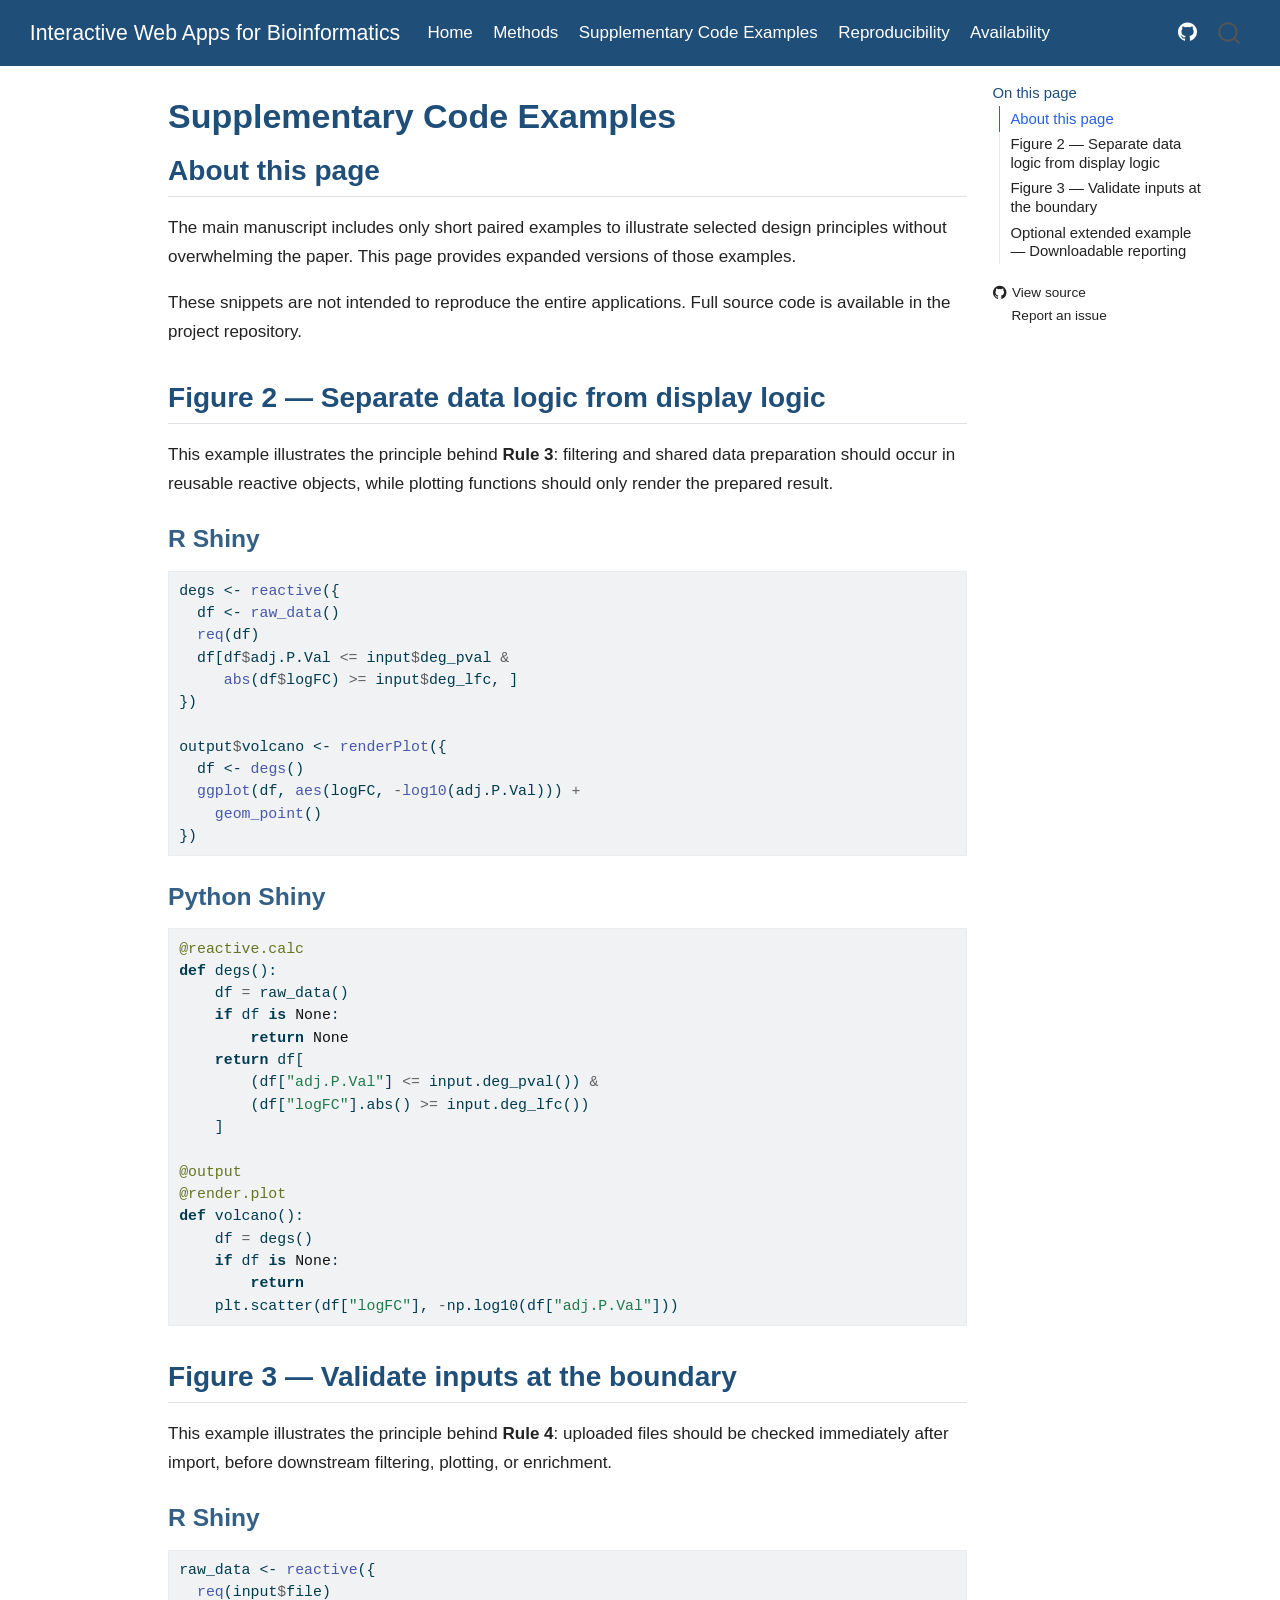
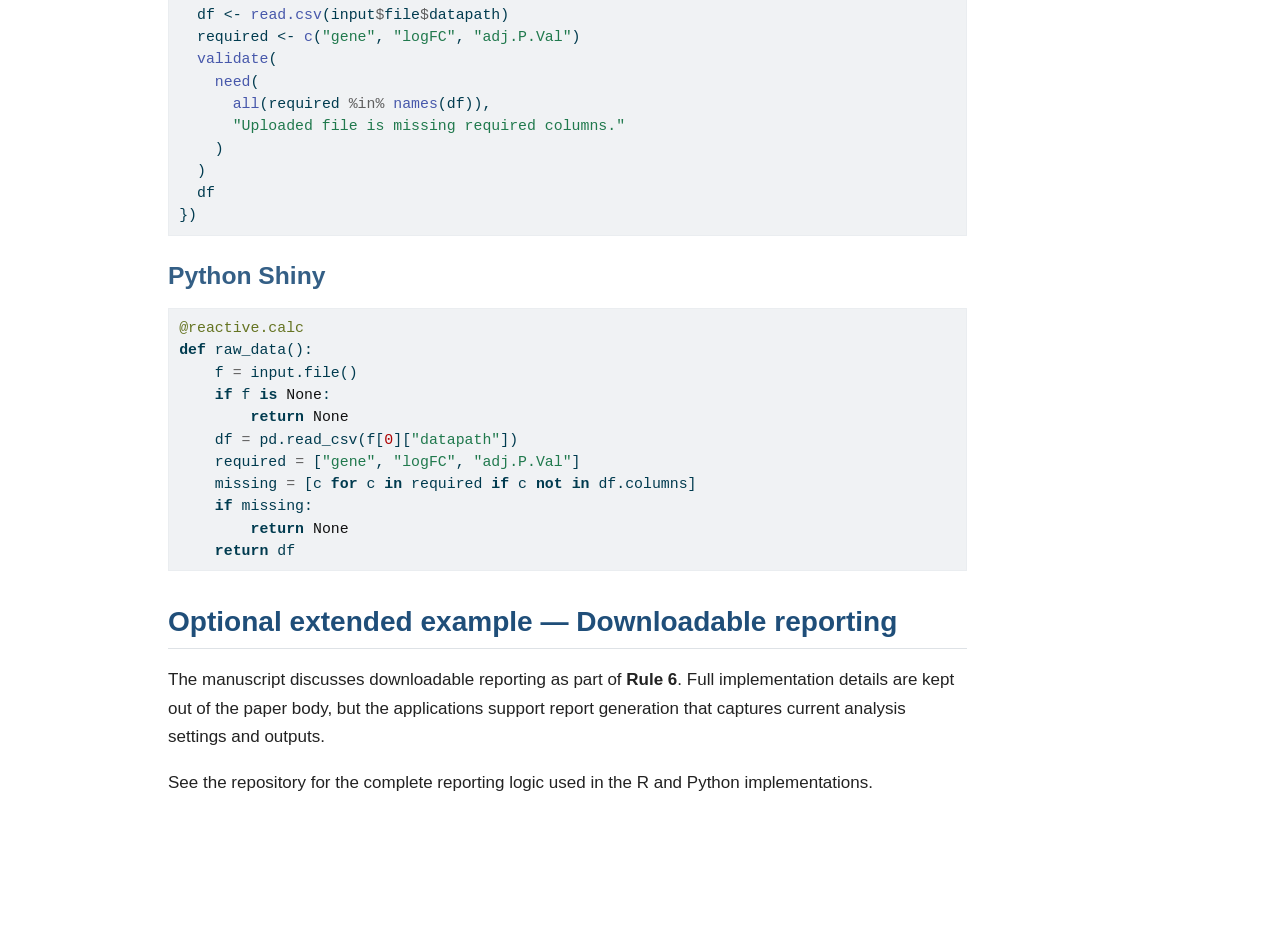
<file: supplementary-code-examples.html>
<!DOCTYPE html>
<html xmlns="http://www.w3.org/1999/xhtml" lang="en" xml:lang="en"><head>

<meta charset="utf-8">
<meta name="generator" content="quarto-1.11.9">

<meta name="viewport" content="width=device-width, initial-scale=1.0, user-scalable=yes">


<title>Supplementary Code Examples – Interactive Web Apps for Bioinformatics</title>
<style>
/* Default styles provided by pandoc.
** See https://pandoc.org/MANUAL.html#variables-for-html for config info.
*/
span.smallcaps{font-variant: small-caps;}
div.columns{display: flex; gap: 1.5em;}
div.column{flex: auto;}
@media screen {
div.columns{gap: min(4vw, 1.5em);}
div.column{overflow-x: auto;}
}
div.hanging-indent{margin-left: 1.5em; text-indent: -1.5em;}
ul.task-list{list-style: none;}
ul.task-list li input[type="checkbox"] {
  width: 0.8em;
  margin: 0 0.8em 0.2em -1em; /* quarto-specific, see https://github.com/quarto-dev/quarto-cli/issues/4556 */ 
  vertical-align: middle;
}
/* CSS for syntax highlighting */
html { -webkit-text-size-adjust: 100%; }
pre > code.sourceCode { white-space: pre; position: relative; }
pre > code.sourceCode > span { display: inline-block; line-height: 1.25; }
pre > code.sourceCode > span:empty { height: 1.2em; }
.sourceCode { overflow: visible; }
code.sourceCode > span { color: inherit; text-decoration: inherit; }
div.sourceCode { margin: 1em 0; }
pre.sourceCode { margin: 0; }
@media screen {
div.sourceCode { overflow: auto; }
}
@media print {
pre > code.sourceCode { white-space: pre-wrap; }
pre > code.sourceCode > span { text-indent: -5em; padding-left: 5em; }
}
pre.numberSource code
  { counter-reset: source-line 0; }
pre.numberSource code > span
  { position: relative; left: -4em; counter-increment: source-line; }
pre.numberSource code > span > a:first-child::before
  { content: counter(source-line);
    position: relative; left: -1em; text-align: right; vertical-align: baseline;
    border: none; display: inline-block;
    -webkit-touch-callout: none; -webkit-user-select: none;
    -khtml-user-select: none; -moz-user-select: none;
    -ms-user-select: none; user-select: none;
    padding: 0 4px; width: 4em;
  }
pre.numberSource { margin-left: 3em;  padding-left: 4px; }
div.sourceCode
  {   }
@media screen {
pre > code.sourceCode > span > a:first-child::before { text-decoration: underline; }
}
</style>


<script src="site_libs/quarto-nav/quarto-nav.js"></script>
<script src="site_libs/quarto-nav/headroom.min.js"></script>
<script src="site_libs/clipboard/clipboard.min.js"></script>
<script src="site_libs/quarto-search/autocomplete.umd.js"></script>
<script src="site_libs/quarto-search/fuse.min.js"></script>
<script src="site_libs/quarto-search/quarto-search.js"></script>
<meta name="quarto:offset" content="./">
<script src="site_libs/quarto-html/quarto.js" type="module"></script>
<script src="site_libs/quarto-html/tabsets/tabsets.js" type="module"></script>
<script src="site_libs/quarto-html/scrollable-regions/scrollable-regions.js" type="module"></script>
<script src="site_libs/quarto-html/popper.min.js"></script>
<script src="site_libs/quarto-html/tippy.umd.min.js"></script>
<script src="site_libs/quarto-html/anchor.min.js"></script>
<link href="site_libs/quarto-html/tippy.css" rel="stylesheet">
<link href="site_libs/quarto-html/quarto-syntax-highlighting-63b5708e65d6cd79cd7618c58d0c21e7.css" rel="stylesheet" id="quarto-text-highlighting-styles">
<script src="site_libs/bootstrap/bootstrap.min.js"></script>
<link href="site_libs/bootstrap/bootstrap-icons.css" rel="stylesheet">
<link href="site_libs/bootstrap/bootstrap-cb61c712ca1a7fe70a83faed8e4da2d7.min.css" rel="stylesheet" append-hash="true" id="quarto-bootstrap" data-mode="light">
<script id="quarto-search-options" type="application/json">{
  "location": "navbar",
  "copy-button": false,
  "collapse-after": 3,
  "panel-placement": "end",
  "type": "overlay",
  "limit": 50,
  "keyboard-shortcut": [
    "f",
    "/",
    "s"
  ],
  "show-item-context": false,
  "language": {
    "search-no-results-text": "No results",
    "search-matching-documents-text": "matching documents",
    "search-copy-link-title": "Copy link to search",
    "search-hide-matches-text": "Hide additional matches",
    "search-more-match-text": "more match in this document",
    "search-more-matches-text": "more matches in this document",
    "search-clear-button-title": "Clear",
    "search-text-placeholder": "",
    "search-detached-cancel-button-title": "Cancel",
    "search-submit-button-title": "Submit",
    "search-label": "Search"
  }
}</script>
<style>html{ scroll-behavior: smooth; }</style>


<link rel="stylesheet" href="assets/styles.css">
</head>

<body class="nav-fixed quarto-light"><a id="quarto-skip-link" class="visually-hidden-focusable" href="#quarto-document-content">Skip to main content</a>

<div id="quarto-search-results"></div>
  <header id="quarto-header" class="headroom fixed-top">
    <nav class="navbar navbar-expand-lg " data-bs-theme="dark" aria-label="Site">
      <div class="navbar-container container-fluid">
      <div class="navbar-brand-container mx-auto">
    <a class="navbar-brand" href="./index.html">
    <span class="navbar-title">Interactive Web Apps for Bioinformatics</span>
    </a>
  </div>
          <button class="navbar-toggler" type="button" data-bs-toggle="collapse" data-bs-target="#navbarCollapse" aria-controls="navbarCollapse" aria-expanded="false" aria-label="Toggle navigation" onclick="if (window.quartoToggleHeadroom) { window.quartoToggleHeadroom(); }">
  <span class="navbar-toggler-icon"></span>
</button>
          <div class="collapse navbar-collapse" id="navbarCollapse">
            <ul class="navbar-nav navbar-nav-scroll me-auto">
  <li class="nav-item">
    <a class="nav-link" href="./index.html"> 
<span class="menu-text">Home</span></a>
  </li>  
  <li class="nav-item">
    <a class="nav-link" href="./methods.html"> 
<span class="menu-text">Methods</span></a>
  </li>  
  <li class="nav-item">
    <a class="nav-link active" href="./supplementary-code-examples.html" aria-current="page"> 
<span class="menu-text">Supplementary Code Examples</span></a>
  </li>  
  <li class="nav-item">
    <a class="nav-link" href="./reproducibility.html"> 
<span class="menu-text">Reproducibility</span></a>
  </li>  
  <li class="nav-item">
    <a class="nav-link" href="./availability.html"> 
<span class="menu-text">Availability</span></a>
  </li>  
</ul>
            <ul class="navbar-nav navbar-nav-scroll ms-auto">
  <li class="nav-item compact">
    <a class="nav-link" href="https://github.com/agudeloromero/limma-deg-explorer"> <i class="bi bi-github" role="img" aria-label="GitHub">
</i> 
<span class="menu-text"></span></a>
  </li>  
</ul>
          </div> <!-- /navcollapse -->
            <div class="quarto-navbar-tools">
</div>
            <div id="quarto-search" class="" title="Search"></div>
      </div> <!-- /container-fluid -->
    </nav>
</header>
<!-- content -->
<div id="quarto-content" class="quarto-container page-columns page-rows-contents page-layout-article page-navbar">
<!-- sidebar -->
<!-- margin-sidebar -->
    <div id="quarto-margin-sidebar" class="sidebar margin-sidebar">
        <nav id="TOC" role="doc-toc" aria-labelledby="toc-title" class="toc-active">
    <h2 id="toc-title">On this page</h2>
   
  <ul>
  <li><a href="#about-this-page" id="toc-about-this-page" class="nav-link active" data-scroll-target="#about-this-page">About this page</a></li>
  <li><a href="#figure-2-separate-data-logic-from-display-logic" id="toc-figure-2-separate-data-logic-from-display-logic" class="nav-link" data-scroll-target="#figure-2-separate-data-logic-from-display-logic">Figure 2 — Separate data logic from display logic</a>
  <ul class="collapse">
  <li><a href="#r-shiny" id="toc-r-shiny" class="nav-link" data-scroll-target="#r-shiny">R Shiny</a></li>
  <li><a href="#python-shiny" id="toc-python-shiny" class="nav-link" data-scroll-target="#python-shiny">Python Shiny</a></li>
  </ul></li>
  <li><a href="#figure-3-validate-inputs-at-the-boundary" id="toc-figure-3-validate-inputs-at-the-boundary" class="nav-link" data-scroll-target="#figure-3-validate-inputs-at-the-boundary">Figure 3 — Validate inputs at the boundary</a>
  <ul class="collapse">
  <li><a href="#r-shiny-1" id="toc-r-shiny-1" class="nav-link" data-scroll-target="#r-shiny-1">R Shiny</a></li>
  <li><a href="#python-shiny-1" id="toc-python-shiny-1" class="nav-link" data-scroll-target="#python-shiny-1">Python Shiny</a></li>
  </ul></li>
  <li><a href="#optional-extended-example-downloadable-reporting" id="toc-optional-extended-example-downloadable-reporting" class="nav-link" data-scroll-target="#optional-extended-example-downloadable-reporting">Optional extended example — Downloadable reporting</a></li>
  </ul>
<div class="toc-actions"><ul><li><a href="https://github.com/agudeloromero/limma-deg-explorer/blob/main/supplementary-code-examples.qmd" class="toc-action"><i class="bi bi-github"></i>View source</a></li><li><a href="https://github.com/agudeloromero/limma-deg-explorer/issues/new" class="toc-action"><i class="bi empty"></i>Report an issue</a></li></ul></div></nav>
    </div>
<!-- main -->
<main class="content" id="quarto-document-content" tabindex="-1">

<header id="title-block-header" class="quarto-title-block default">
<div class="quarto-title">
<h1 class="title">Supplementary Code Examples</h1>
</div>



<div class="quarto-title-meta">

    
  
    
  </div>
  


</header>


<section id="about-this-page" class="level2">
<h2 class="anchored" data-anchor-id="about-this-page">About this page</h2>
<p>The main manuscript includes only short paired examples to illustrate selected design principles without overwhelming the paper. This page provides expanded versions of those examples.</p>
<p>These snippets are not intended to reproduce the entire applications. Full source code is available in the project repository.</p>
</section>
<section id="figure-2-separate-data-logic-from-display-logic" class="level2">
<h2 class="anchored" data-anchor-id="figure-2-separate-data-logic-from-display-logic">Figure 2 — Separate data logic from display logic</h2>
<p>This example illustrates the principle behind <strong>Rule 3</strong>: filtering and shared data preparation should occur in reusable reactive objects, while plotting functions should only render the prepared result.</p>
<section id="r-shiny" class="level3">
<h3 class="anchored" data-anchor-id="r-shiny">R Shiny</h3>
<div class="code-copy-outer-scaffold"><div class="sourceCode" id="cb1"><pre class="sourceCode r code-with-copy"><code class="sourceCode r"><span id="cb1-1"><a href="#cb1-1" aria-hidden="true" tabindex="-1"></a>degs <span class="ot">&lt;-</span> <span class="fu">reactive</span>({</span>
<span id="cb1-2"><a href="#cb1-2" aria-hidden="true" tabindex="-1"></a>  df <span class="ot">&lt;-</span> <span class="fu">raw_data</span>()</span>
<span id="cb1-3"><a href="#cb1-3" aria-hidden="true" tabindex="-1"></a>  <span class="fu">req</span>(df)</span>
<span id="cb1-4"><a href="#cb1-4" aria-hidden="true" tabindex="-1"></a>  df[df<span class="sc">$</span>adj.P.Val <span class="sc">&lt;=</span> input<span class="sc">$</span>deg_pval <span class="sc">&amp;</span></span>
<span id="cb1-5"><a href="#cb1-5" aria-hidden="true" tabindex="-1"></a>     <span class="fu">abs</span>(df<span class="sc">$</span>logFC) <span class="sc">&gt;=</span> input<span class="sc">$</span>deg_lfc, ]</span>
<span id="cb1-6"><a href="#cb1-6" aria-hidden="true" tabindex="-1"></a>})</span>
<span id="cb1-7"><a href="#cb1-7" aria-hidden="true" tabindex="-1"></a></span>
<span id="cb1-8"><a href="#cb1-8" aria-hidden="true" tabindex="-1"></a>output<span class="sc">$</span>volcano <span class="ot">&lt;-</span> <span class="fu">renderPlot</span>({</span>
<span id="cb1-9"><a href="#cb1-9" aria-hidden="true" tabindex="-1"></a>  df <span class="ot">&lt;-</span> <span class="fu">degs</span>()</span>
<span id="cb1-10"><a href="#cb1-10" aria-hidden="true" tabindex="-1"></a>  <span class="fu">ggplot</span>(df, <span class="fu">aes</span>(logFC, <span class="sc">-</span><span class="fu">log10</span>(adj.P.Val))) <span class="sc">+</span></span>
<span id="cb1-11"><a href="#cb1-11" aria-hidden="true" tabindex="-1"></a>    <span class="fu">geom_point</span>()</span>
<span id="cb1-12"><a href="#cb1-12" aria-hidden="true" tabindex="-1"></a>})</span></code></pre></div><button title="Copy to Clipboard" class="code-copy-button"><i class="bi"></i></button></div>
</section>
<section id="python-shiny" class="level3">
<h3 class="anchored" data-anchor-id="python-shiny">Python Shiny</h3>
<div class="code-copy-outer-scaffold"><div class="sourceCode" id="cb2"><pre class="sourceCode python code-with-copy"><code class="sourceCode python"><span id="cb2-1"><a href="#cb2-1" aria-hidden="true" tabindex="-1"></a><span class="at">@reactive.calc</span></span>
<span id="cb2-2"><a href="#cb2-2" aria-hidden="true" tabindex="-1"></a><span class="kw">def</span> degs():</span>
<span id="cb2-3"><a href="#cb2-3" aria-hidden="true" tabindex="-1"></a>    df <span class="op">=</span> raw_data()</span>
<span id="cb2-4"><a href="#cb2-4" aria-hidden="true" tabindex="-1"></a>    <span class="cf">if</span> df <span class="kw">is</span> <span class="va">None</span>:</span>
<span id="cb2-5"><a href="#cb2-5" aria-hidden="true" tabindex="-1"></a>        <span class="cf">return</span> <span class="va">None</span></span>
<span id="cb2-6"><a href="#cb2-6" aria-hidden="true" tabindex="-1"></a>    <span class="cf">return</span> df[</span>
<span id="cb2-7"><a href="#cb2-7" aria-hidden="true" tabindex="-1"></a>        (df[<span class="st">"adj.P.Val"</span>] <span class="op">&lt;=</span> <span class="bu">input</span>.deg_pval()) <span class="op">&amp;</span></span>
<span id="cb2-8"><a href="#cb2-8" aria-hidden="true" tabindex="-1"></a>        (df[<span class="st">"logFC"</span>].<span class="bu">abs</span>() <span class="op">&gt;=</span> <span class="bu">input</span>.deg_lfc())</span>
<span id="cb2-9"><a href="#cb2-9" aria-hidden="true" tabindex="-1"></a>    ]</span>
<span id="cb2-10"><a href="#cb2-10" aria-hidden="true" tabindex="-1"></a></span>
<span id="cb2-11"><a href="#cb2-11" aria-hidden="true" tabindex="-1"></a><span class="at">@output</span></span>
<span id="cb2-12"><a href="#cb2-12" aria-hidden="true" tabindex="-1"></a><span class="at">@render.plot</span></span>
<span id="cb2-13"><a href="#cb2-13" aria-hidden="true" tabindex="-1"></a><span class="kw">def</span> volcano():</span>
<span id="cb2-14"><a href="#cb2-14" aria-hidden="true" tabindex="-1"></a>    df <span class="op">=</span> degs()</span>
<span id="cb2-15"><a href="#cb2-15" aria-hidden="true" tabindex="-1"></a>    <span class="cf">if</span> df <span class="kw">is</span> <span class="va">None</span>:</span>
<span id="cb2-16"><a href="#cb2-16" aria-hidden="true" tabindex="-1"></a>        <span class="cf">return</span></span>
<span id="cb2-17"><a href="#cb2-17" aria-hidden="true" tabindex="-1"></a>    plt.scatter(df[<span class="st">"logFC"</span>], <span class="op">-</span>np.log10(df[<span class="st">"adj.P.Val"</span>]))</span></code></pre></div><button title="Copy to Clipboard" class="code-copy-button"><i class="bi"></i></button></div>
</section>
</section>
<section id="figure-3-validate-inputs-at-the-boundary" class="level2">
<h2 class="anchored" data-anchor-id="figure-3-validate-inputs-at-the-boundary">Figure 3 — Validate inputs at the boundary</h2>
<p>This example illustrates the principle behind <strong>Rule 4</strong>: uploaded files should be checked immediately after import, before downstream filtering, plotting, or enrichment.</p>
<section id="r-shiny-1" class="level3">
<h3 class="anchored" data-anchor-id="r-shiny-1">R Shiny</h3>
<div class="code-copy-outer-scaffold"><div class="sourceCode" id="cb3"><pre class="sourceCode r code-with-copy"><code class="sourceCode r"><span id="cb3-1"><a href="#cb3-1" aria-hidden="true" tabindex="-1"></a>raw_data <span class="ot">&lt;-</span> <span class="fu">reactive</span>({</span>
<span id="cb3-2"><a href="#cb3-2" aria-hidden="true" tabindex="-1"></a>  <span class="fu">req</span>(input<span class="sc">$</span>file)</span>
<span id="cb3-3"><a href="#cb3-3" aria-hidden="true" tabindex="-1"></a>  df <span class="ot">&lt;-</span> <span class="fu">read.csv</span>(input<span class="sc">$</span>file<span class="sc">$</span>datapath)</span>
<span id="cb3-4"><a href="#cb3-4" aria-hidden="true" tabindex="-1"></a>  required <span class="ot">&lt;-</span> <span class="fu">c</span>(<span class="st">"gene"</span>, <span class="st">"logFC"</span>, <span class="st">"adj.P.Val"</span>)</span>
<span id="cb3-5"><a href="#cb3-5" aria-hidden="true" tabindex="-1"></a>  <span class="fu">validate</span>(</span>
<span id="cb3-6"><a href="#cb3-6" aria-hidden="true" tabindex="-1"></a>    <span class="fu">need</span>(</span>
<span id="cb3-7"><a href="#cb3-7" aria-hidden="true" tabindex="-1"></a>      <span class="fu">all</span>(required <span class="sc">%in%</span> <span class="fu">names</span>(df)),</span>
<span id="cb3-8"><a href="#cb3-8" aria-hidden="true" tabindex="-1"></a>      <span class="st">"Uploaded file is missing required columns."</span></span>
<span id="cb3-9"><a href="#cb3-9" aria-hidden="true" tabindex="-1"></a>    )</span>
<span id="cb3-10"><a href="#cb3-10" aria-hidden="true" tabindex="-1"></a>  )</span>
<span id="cb3-11"><a href="#cb3-11" aria-hidden="true" tabindex="-1"></a>  df</span>
<span id="cb3-12"><a href="#cb3-12" aria-hidden="true" tabindex="-1"></a>})</span></code></pre></div><button title="Copy to Clipboard" class="code-copy-button"><i class="bi"></i></button></div>
</section>
<section id="python-shiny-1" class="level3">
<h3 class="anchored" data-anchor-id="python-shiny-1">Python Shiny</h3>
<div class="code-copy-outer-scaffold"><div class="sourceCode" id="cb4"><pre class="sourceCode python code-with-copy"><code class="sourceCode python"><span id="cb4-1"><a href="#cb4-1" aria-hidden="true" tabindex="-1"></a><span class="at">@reactive.calc</span></span>
<span id="cb4-2"><a href="#cb4-2" aria-hidden="true" tabindex="-1"></a><span class="kw">def</span> raw_data():</span>
<span id="cb4-3"><a href="#cb4-3" aria-hidden="true" tabindex="-1"></a>    f <span class="op">=</span> <span class="bu">input</span>.<span class="bu">file</span>()</span>
<span id="cb4-4"><a href="#cb4-4" aria-hidden="true" tabindex="-1"></a>    <span class="cf">if</span> f <span class="kw">is</span> <span class="va">None</span>:</span>
<span id="cb4-5"><a href="#cb4-5" aria-hidden="true" tabindex="-1"></a>        <span class="cf">return</span> <span class="va">None</span></span>
<span id="cb4-6"><a href="#cb4-6" aria-hidden="true" tabindex="-1"></a>    df <span class="op">=</span> pd.read_csv(f[<span class="dv">0</span>][<span class="st">"datapath"</span>])</span>
<span id="cb4-7"><a href="#cb4-7" aria-hidden="true" tabindex="-1"></a>    required <span class="op">=</span> [<span class="st">"gene"</span>, <span class="st">"logFC"</span>, <span class="st">"adj.P.Val"</span>]</span>
<span id="cb4-8"><a href="#cb4-8" aria-hidden="true" tabindex="-1"></a>    missing <span class="op">=</span> [c <span class="cf">for</span> c <span class="kw">in</span> required <span class="cf">if</span> c <span class="kw">not</span> <span class="kw">in</span> df.columns]</span>
<span id="cb4-9"><a href="#cb4-9" aria-hidden="true" tabindex="-1"></a>    <span class="cf">if</span> missing:</span>
<span id="cb4-10"><a href="#cb4-10" aria-hidden="true" tabindex="-1"></a>        <span class="cf">return</span> <span class="va">None</span></span>
<span id="cb4-11"><a href="#cb4-11" aria-hidden="true" tabindex="-1"></a>    <span class="cf">return</span> df</span></code></pre></div><button title="Copy to Clipboard" class="code-copy-button"><i class="bi"></i></button></div>
</section>
</section>
<section id="optional-extended-example-downloadable-reporting" class="level2">
<h2 class="anchored" data-anchor-id="optional-extended-example-downloadable-reporting">Optional extended example — Downloadable reporting</h2>
<p>The manuscript discusses downloadable reporting as part of <strong>Rule 6</strong>. Full implementation details are kept out of the paper body, but the applications support report generation that captures current analysis settings and outputs.</p>
<p>See the repository for the complete reporting logic used in the R and Python implementations.</p>


</section>

</main> <!-- /main -->
<script id="quarto-html-after-body" type="application/javascript">
  window.document.addEventListener("DOMContentLoaded", function (event) {
    const icon = "";
    const anchorJS = new window.AnchorJS();
    anchorJS.options = {
      placement: 'right',
      icon: icon
    };
    anchorJS.add('.anchored');
    const isCodeAnnotation = (el) => {
      for (const clz of el.classList) {
        if (clz.startsWith('code-annotation-')) {                     
          return true;
        }
      }
      return false;
    }
    const onCopySuccess = function(e) {
      // button target
      const button = e.trigger;
      // don't keep focus
      button.blur();
      // flash "checked"
      button.classList.add('code-copy-button-checked');
      var currentTitle = button.getAttribute("title");
      button.setAttribute("title", "Copied!");
      let tooltip;
      if (window.bootstrap) {
        button.setAttribute("data-bs-toggle", "tooltip");
        button.setAttribute("data-bs-placement", "left");
        button.setAttribute("data-bs-title", "Copied!");
        tooltip = new bootstrap.Tooltip(button, 
          { trigger: "manual", 
            customClass: "code-copy-button-tooltip",
            offset: [0, -8]});
        tooltip.show();    
      }
      setTimeout(function() {
        if (tooltip) {
          tooltip.hide();
          button.removeAttribute("data-bs-title");
          button.removeAttribute("data-bs-toggle");
          button.removeAttribute("data-bs-placement");
        }
        button.setAttribute("title", currentTitle);
        button.classList.remove('code-copy-button-checked');
      }, 1000);
      // clear code selection
      e.clearSelection();
    }
    const getTextToCopy = function(trigger) {
      const outerScaffold = trigger.parentElement.cloneNode(true);
      const codeEl = outerScaffold.querySelector('code');
      for (const childEl of codeEl.children) {
        if (isCodeAnnotation(childEl)) {
          childEl.remove();
        }
      }
      return codeEl.innerText;
    }
    const clipboard = new window.ClipboardJS('.code-copy-button:not([data-in-quarto-modal])', {
      text: getTextToCopy
    });
    clipboard.on('success', onCopySuccess);
    if (window.document.getElementById('quarto-embedded-source-code-modal')) {
      const clipboardModal = new window.ClipboardJS('.code-copy-button[data-in-quarto-modal]', {
        text: getTextToCopy,
        container: window.document.getElementById('quarto-embedded-source-code-modal')
      });
      clipboardModal.on('success', onCopySuccess);
    }
      var localhostRegex = new RegExp(/^(?:http|https):\/\/localhost\:?[0-9]*\//);
      var mailtoRegex = new RegExp(/^mailto:/);
        var filterRegex = new RegExp("https:\/\/agudeloromero\.github\.io\/limma-deg-explorer\/");
      const newWindowLabel = "(opens in a new tab)";
      const newWindowNoteId = "quarto-ext-newwindow-label";
      // Links reference one hidden label through aria-describedby, so the
      // announcement never changes their accessible name.
      var describeNewWindow = (link) => {
        if (!window.document.getElementById(newWindowNoteId)) {
          var newWindowNote = window.document.createElement("span");
          newWindowNote.id = newWindowNoteId;
          newWindowNote.hidden = true;
          newWindowNote.textContent = newWindowLabel;
          window.document.body.appendChild(newWindowNote);
        }
        var describedBy = (link.getAttribute("aria-describedby") || "").split(/\s+/).filter(Boolean);
        if (!describedBy.includes(newWindowNoteId)) {
          describedBy.push(newWindowNoteId);
          link.setAttribute("aria-describedby", describedBy.join(" "));
        }
      }
      var isInternal = (href) => {
          return filterRegex.test(href) || localhostRegex.test(href) || mailtoRegex.test(href);
      }
      // Inspect non-navigation links and adorn them if external
      window.quartoDecorateExternalLinks = function (root) {
     var links = (root || window.document).querySelectorAll('a[href]:not(.nav-link):not(.navbar-brand):not(.toc-action):not(.sidebar-link):not(.sidebar-item-toggle):not(.pagination-link):not(.no-external):not([aria-hidden]):not(.dropdown-item):not(.quarto-navigation-tool):not(.about-link)');
      for (var i=0; i<links.length; i++) {
        const link = links[i];
        if (!isInternal(link.href)) {
          // undo the damage that might have been done by quarto-nav.js in the case of
          // links that we want to consider external
          if (link.dataset.originalHref !== undefined) {
            link.href = link.dataset.originalHref;
          }
            // target, if specified
            link.setAttribute("target", "_blank");
            if (link.getAttribute("rel") === null) {
              link.setAttribute("rel", "noopener");
            }
            describeNewWindow(link);
          if (!link.classList.contains('no-external-icon')) {
          }
        }
      }
      };
      window.quartoDecorateExternalLinks(window.document);
    // Esc closes the popup (WCAG 1.4.13) and focus leaving both trigger and
    // popup closes it (WCAG 2.4.11); tippy handles neither for interactive popups.
    const hideOnEscAndFocusOut = {
      name: 'hideOnEscAndFocusOut',
      defaultValue: true,
      fn(instance) {
        const dismiss = () => {
          // A show scheduled by the trigger delay would otherwise reopen it
          instance.clearDelayTimeouts();
          instance.hide();
        };
        const onKeyDown = (event) => {
          if (event.key !== 'Escape') {
            return;
          }
          // Keep Esc from also reaching page handlers (e.g. reveal.js overview),
          // except an open reveal.js slide menu, which Esc should close too.
          // The menu handles keys only when its keyboard option is on.
          const menuHandlesEsc = window.Reveal?.getPlugin?.('menu')?.isOpen() &&
            window.Reveal.getConfig().menu?.keyboard !== false;
          if (!menuHandlesEsc) {
            event.stopPropagation();
          }
          if (instance.popper.contains(window.document.activeElement)) {
            // Disabled while refocusing so the focus trigger does not reopen it
            instance.disable();
            instance.reference.focus();
            instance.enable();
          }
          dismiss();
        };
        const onFocusOut = (event) => {
          const target = event.relatedTarget;
          if (target && !instance.reference.contains(target) &&
              !instance.popper.contains(target)) {
            dismiss();
          }
        };
        // On the trigger too: a click trigger (code-annotations: select) has no
        // blur handling. Attached for the instance's lifetime so leaving the
        // trigger also cancels a show still pending on the trigger delay.
        instance.reference.addEventListener('focusout', onFocusOut);
        return {
          onShow() {
            window.document.addEventListener('keydown', onKeyDown, true);
            instance.popper.addEventListener('focusout', onFocusOut);
          },
          onHide() {
            window.document.removeEventListener('keydown', onKeyDown, true);
            instance.popper.removeEventListener('focusout', onFocusOut);
          },
          onDestroy() {
            instance.reference.removeEventListener('focusout', onFocusOut);
          },
        };
      },
    };
    function tippyHover(el, contentFn, onTriggerFn, onUntriggerFn) {
      const config = {
        allowHTML: true,
        maxWidth: 500,
        delay: 100,
        arrow: false,
        appendTo: function(el) {
            return el.parentElement;
        },
        interactive: true,
        interactiveBorder: 10,
        theme: 'quarto',
        placement: 'bottom-start',
        plugins: [hideOnEscAndFocusOut],
      };
      if (contentFn) {
        config.content = contentFn;
      }
      if (onTriggerFn) {
        config.onTrigger = onTriggerFn;
      }
      if (onUntriggerFn) {
        config.onUntrigger = onUntriggerFn;
      }
      window.tippy(el, config); 
    }
    const noterefs = window.document.querySelectorAll('a[role="doc-noteref"]');
    for (var i=0; i<noterefs.length; i++) {
      const ref = noterefs[i];
      tippyHover(ref, function() {
        // use id or data attribute instead here
        let href = ref.getAttribute('data-footnote-href') || ref.getAttribute('href');
        try { href = new URL(href).hash; } catch {}
        const id = href.replace(/^#\/?/, "");
        const note = window.document.getElementById(id);
        if (note) {
          return note.innerHTML;
        } else {
          return "";
        }
      });
    }
    const xrefs = window.document.querySelectorAll('a.quarto-xref');
    const processXRef = (id, note) => {
      // Strip column container classes
      const stripColumnClz = (el) => {
        el.classList.remove("page-full", "page-columns");
        if (el.children) {
          for (const child of el.children) {
            stripColumnClz(child);
          }
        }
      }
      stripColumnClz(note)
      if (id === null || id.startsWith('sec-')) {
        // Special case sections, only their first couple elements
        const container = document.createElement("div");
        if (note.children && note.children.length > 2) {
          container.appendChild(note.children[0].cloneNode(true));
          for (let i = 1; i < note.children.length; i++) {
            const child = note.children[i];
            if (child.tagName === "P" && child.innerText === "") {
              continue;
            } else {
              container.appendChild(child.cloneNode(true));
              break;
            }
          }
          if (window.Quarto?.typesetMath) {
            window.Quarto.typesetMath(container);
          }
          return container.innerHTML
        } else {
          if (window.Quarto?.typesetMath) {
            window.Quarto.typesetMath(note);
          }
          return note.innerHTML;
        }
      } else {
        // Remove any anchor links if they are present
        const anchorLink = note.querySelector('a.anchorjs-link');
        if (anchorLink) {
          anchorLink.remove();
        }
        if (window.Quarto?.typesetMath) {
          window.Quarto.typesetMath(note);
        }
        if (note.classList.contains("callout")) {
          return note.outerHTML;
        } else {
          return note.innerHTML;
        }
      }
    }
    for (var i=0; i<xrefs.length; i++) {
      const xref = xrefs[i];
      tippyHover(xref, undefined, function(instance) {
        instance.disable();
        let url = xref.getAttribute('href');
        let hash = undefined; 
        if (url.startsWith('#')) {
          hash = url;
        } else {
          try { hash = new URL(url).hash; } catch {}
        }
        if (hash) {
          const id = hash.replace(/^#\/?/, "");
          const note = window.document.getElementById(id);
          if (note !== null) {
            try {
              const html = processXRef(id, note.cloneNode(true));
              instance.setContent(html);
            } finally {
              instance.enable();
              instance.show();
            }
          } else {
            // See if we can fetch this
            fetch(url.split('#')[0])
            .then(res => res.text())
            .then(html => {
              const parser = new DOMParser();
              const htmlDoc = parser.parseFromString(html, "text/html");
              const note = htmlDoc.getElementById(id);
              if (note !== null) {
                const html = processXRef(id, note);
                instance.setContent(html);
              } 
            }).finally(() => {
              instance.enable();
              instance.show();
            });
          }
        } else {
          // See if we can fetch a full url (with no hash to target)
          // This is a special case and we should probably do some content thinning / targeting
          fetch(url)
          .then(res => res.text())
          .then(html => {
            const parser = new DOMParser();
            const htmlDoc = parser.parseFromString(html, "text/html");
            const note = htmlDoc.querySelector('main.content');
            if (note !== null) {
              // This should only happen for chapter cross references
              // (since there is no id in the URL)
              // remove the first header
              if (note.children.length > 0 && note.children[0].tagName === "HEADER") {
                note.children[0].remove();
              }
              const html = processXRef(null, note);
              instance.setContent(html);
            } 
          }).finally(() => {
            instance.enable();
            instance.show();
          });
        }
      }, function(instance) {
      });
    }
        let selectedAnnoteEl;
        const selectorForAnnotation = ( cell, annotation) => {
          let cellAttr = 'data-code-cell="' + cell + '"';
          let lineAttr = 'data-code-annotation="' +  annotation + '"';
          const selector = 'span[' + cellAttr + '][' + lineAttr + ']';
          return selector;
        }
        const selectCodeLines = (annoteEl) => {
          const doc = window.document;
          const targetCell = annoteEl.getAttribute("data-target-cell");
          const targetAnnotation = annoteEl.getAttribute("data-target-annotation");
          const annoteSpan = window.document.querySelector(selectorForAnnotation(targetCell, targetAnnotation));
          const lines = annoteSpan.getAttribute("data-code-lines").split(",");
          const lineIds = lines.map((line) => {
            return targetCell + "-" + line;
          })
          // Each band is positioned against its own containing block, which is
          // not the offsetParent of the lines, so place it from client rects.
          const placeBand = (band, firstEl, lastEl, codeBlock) => {
            const container = band.offsetParent;
            if (container === null) {
              return;
            }
            const containerRect = container.getBoundingClientRect();
            // Reveal.js scales slides with a transform, so convert client
            // pixels back to the CSS pixels of the container.
            const scale = containerRect.height / container.offsetHeight || 1;
            const firstRect = firstEl.getBoundingClientRect();
            const lastRect = lastEl.getBoundingClientRect();
            const top = (firstRect.top - containerRect.top) / scale - container.clientTop + container.scrollTop;
            const height = (lastRect.bottom - firstRect.top) / scale;
            band.style.top = top - 2 + "px";
            band.style.height = height + 4 + "px";
            if (codeBlock) {
              // Without the copy button wrapper, the containing block is wider
              // than the code block, so span the code block explicitly.
              const blockRect = codeBlock.getBoundingClientRect();
              band.style.left = (blockRect.left - containerRect.left) / scale - container.clientLeft + container.scrollLeft + "px";
              band.style.width = blockRect.width / scale + "px";
            }
          };
          if (lineIds.length > 0) {
            const el = window.document.getElementById(lineIds[0]);
            const lastEl = window.document.getElementById(lineIds[lineIds.length - 1]);
            const parent = el.parentElement.parentElement;
            // cook up a div (if necessary) and position it
            let div = window.document.getElementById("code-annotation-line-highlight");
            if (div === null) {
              div = window.document.createElement("div");
              div.setAttribute("id", "code-annotation-line-highlight");
              div.style.position = 'absolute';
              parent.appendChild(div);
            }
            placeBand(div, el, lastEl, parent.closest("div.sourceCode") || parent);
            let gutterDiv = window.document.getElementById("code-annotation-line-highlight-gutter");
            if (gutterDiv === null) {
              gutterDiv = window.document.createElement("div");
              gutterDiv.setAttribute("id", "code-annotation-line-highlight-gutter");
              gutterDiv.style.position = 'absolute';
              const codeCell = window.document.getElementById(targetCell);
              const gutter = codeCell.querySelector('.code-annotation-gutter');
              gutter.appendChild(gutterDiv);
            }
            placeBand(gutterDiv, el, lastEl);
            selectedAnnoteEl = annoteEl;
          }
        };
        const unselectCodeLines = () => {
          const elementsIds = ["code-annotation-line-highlight", "code-annotation-line-highlight-gutter"];
          elementsIds.forEach((elId) => {
            const div = window.document.getElementById(elId);
            if (div) {
              div.remove();
            }
          });
          selectedAnnoteEl = undefined;
        };
          // Handle positioning of the toggle
      window.addEventListener(
        "resize",
        throttle(() => {
          elRect = undefined;
          if (selectedAnnoteEl) {
            selectCodeLines(selectedAnnoteEl);
          }
        }, 10)
      );
      function throttle(fn, ms) {
      let throttle = false;
      let timer;
        return (...args) => {
          if(!throttle) { // first call gets through
              fn.apply(this, args);
              throttle = true;
          } else { // all the others get throttled
              if(timer) clearTimeout(timer); // cancel #2
              timer = setTimeout(() => {
                fn.apply(this, args);
                timer = throttle = false;
              }, ms);
          }
        };
      }
        // Attach click handler to the DT
        const annoteDls = window.document.querySelectorAll('dt[data-target-cell]');
        for (const annoteDlNode of annoteDls) {
          annoteDlNode.addEventListener('click', (event) => {
            const clickedEl = event.target;
            if (clickedEl !== selectedAnnoteEl) {
              unselectCodeLines();
              const activeEl = window.document.querySelector('dt[data-target-cell].code-annotation-active');
              if (activeEl) {
                activeEl.classList.remove('code-annotation-active');
              }
              selectCodeLines(clickedEl);
              clickedEl.classList.add('code-annotation-active');
            } else {
              // Unselect the line
              unselectCodeLines();
              clickedEl.classList.remove('code-annotation-active');
            }
          });
        }
    const findCites = (el) => {
      const parentEl = el.parentElement;
      if (parentEl) {
        const cites = parentEl.dataset.cites;
        if (cites) {
          return {
            el,
            cites: cites.split(' ')
          };
        } else {
          return findCites(el.parentElement)
        }
      } else {
        return undefined;
      }
    };
    var bibliorefs = window.document.querySelectorAll('a[role="doc-biblioref"]');
    for (var i=0; i<bibliorefs.length; i++) {
      const ref = bibliorefs[i];
      const citeInfo = findCites(ref);
      if (citeInfo) {
        tippyHover(citeInfo.el, function() {
          var popup = window.document.createElement('div');
          citeInfo.cites.forEach(function(cite) {
            var citeDiv = window.document.createElement('div');
            citeDiv.classList.add('hanging-indent');
            citeDiv.classList.add('csl-entry');
            var biblioDiv = window.document.getElementById('ref-' + cite);
            if (biblioDiv) {
              citeDiv.innerHTML = biblioDiv.innerHTML;
            }
            popup.appendChild(citeDiv);
          });
          return popup.innerHTML;
        });
      }
    }
  });
  </script>
  <script type="application/javascript">
  window.quartoScrollableRegionsLabels = {"code":"Scrollable code","output":"Scrollable output"};
  </script>
</div> <!-- /content -->




<footer class="footer"><div class="nav-footer"><div class="nav-footer-center"><div class="toc-actions d-sm-block d-md-none"><ul><li><a href="https://github.com/agudeloromero/limma-deg-explorer/blob/main/supplementary-code-examples.qmd" class="toc-action"><i class="bi bi-github"></i>View source</a></li><li><a href="https://github.com/agudeloromero/limma-deg-explorer/issues/new" class="toc-action"><i class="bi empty"></i>Report an issue</a></li></ul></div></div></div></footer><script src="site_libs/quarto-html/zenscroll-min.js"></script>
</body></html>
</file>
<file: site_libs/quarto-html/tippy.css>
.tippy-box[data-animation=fade][data-state=hidden]{opacity:0}[data-tippy-root]{max-width:calc(100vw - 10px)}.tippy-box{position:relative;background-color:#333;color:#fff;border-radius:4px;font-size:14px;line-height:1.4;white-space:normal;outline:0;transition-property:transform,visibility,opacity}.tippy-box[data-placement^=top]>.tippy-arrow{bottom:0}.tippy-box[data-placement^=top]>.tippy-arrow:before{bottom:-7px;left:0;border-width:8px 8px 0;border-top-color:initial;transform-origin:center top}.tippy-box[data-placement^=bottom]>.tippy-arrow{top:0}.tippy-box[data-placement^=bottom]>.tippy-arrow:before{top:-7px;left:0;border-width:0 8px 8px;border-bottom-color:initial;transform-origin:center bottom}.tippy-box[data-placement^=left]>.tippy-arrow{right:0}.tippy-box[data-placement^=left]>.tippy-arrow:before{border-width:8px 0 8px 8px;border-left-color:initial;right:-7px;transform-origin:center left}.tippy-box[data-placement^=right]>.tippy-arrow{left:0}.tippy-box[data-placement^=right]>.tippy-arrow:before{left:-7px;border-width:8px 8px 8px 0;border-right-color:initial;transform-origin:center right}.tippy-box[data-inertia][data-state=visible]{transition-timing-function:cubic-bezier(.54,1.5,.38,1.11)}.tippy-arrow{width:16px;height:16px;color:#333}.tippy-arrow:before{content:"";position:absolute;border-color:transparent;border-style:solid}.tippy-content{position:relative;padding:5px 9px;z-index:1}
</file>
<file: site_libs/quarto-html/quarto-syntax-highlighting-63b5708e65d6cd79cd7618c58d0c21e7.css>
/* quarto syntax highlight colors */
:root {
  --quarto-hl-ot-color: #003B4F;
  --quarto-hl-at-color: #657422;
  --quarto-hl-ss-color: #20794D;
  --quarto-hl-an-color: #5E5E5E;
  --quarto-hl-fu-color: #4758AB;
  --quarto-hl-st-color: #20794D;
  --quarto-hl-cf-color: #003B4F;
  --quarto-hl-op-color: #5E5E5E;
  --quarto-hl-er-color: #AD0000;
  --quarto-hl-bn-color: #AD0000;
  --quarto-hl-al-color: #AD0000;
  --quarto-hl-va-color: #111111;
  --quarto-hl-bu-color: inherit;
  --quarto-hl-ex-color: inherit;
  --quarto-hl-pp-color: #AD0000;
  --quarto-hl-in-color: #5E5E5E;
  --quarto-hl-vs-color: #20794D;
  --quarto-hl-wa-color: #5E5E5E;
  --quarto-hl-do-color: #5E5E5E;
  --quarto-hl-im-color: #00769E;
  --quarto-hl-ch-color: #20794D;
  --quarto-hl-dt-color: #AD0000;
  --quarto-hl-fl-color: #AD0000;
  --quarto-hl-co-color: #5E5E5E;
  --quarto-hl-cv-color: #5E5E5E;
  --quarto-hl-cn-color: #8f5902;
  --quarto-hl-sc-color: #5E5E5E;
  --quarto-hl-dv-color: #AD0000;
  --quarto-hl-kw-color: #003B4F;
}

/* other quarto variables */
:root {
  --quarto-font-monospace: SFMono-Regular, Menlo, Monaco, Consolas, "Liberation Mono", "Courier New", monospace;
}

/* syntax highlight based on Pandoc's rules */
pre > code.sourceCode > span {
  color: #003B4F;
}

code.sourceCode > span {
  color: #003B4F;
}

div.sourceCode,
div.sourceCode pre.sourceCode {
  color: #003B4F;
}

/* Normal */
code span {
  color: #003B4F;
}

/* Alert */
code span.al {
  color: #AD0000;
  font-style: inherit;
}

/* Annotation */
code span.an {
  color: #5E5E5E;
  font-style: inherit;
}

/* Attribute */
code span.at {
  color: #657422;
  font-style: inherit;
}

/* BaseN */
code span.bn {
  color: #AD0000;
  font-style: inherit;
}

/* BuiltIn */
code span.bu {
  font-style: inherit;
}

/* ControlFlow */
code span.cf {
  color: #003B4F;
  font-weight: bold;
  font-style: inherit;
}

/* Char */
code span.ch {
  color: #20794D;
  font-style: inherit;
}

/* Constant */
code span.cn {
  color: #8f5902;
  font-style: inherit;
}

/* Comment */
code span.co {
  color: #5E5E5E;
  font-style: inherit;
}

/* CommentVar */
code span.cv {
  color: #5E5E5E;
  font-style: italic;
}

/* Documentation */
code span.do {
  color: #5E5E5E;
  font-style: italic;
}

/* DataType */
code span.dt {
  color: #AD0000;
  font-style: inherit;
}

/* DecVal */
code span.dv {
  color: #AD0000;
  font-style: inherit;
}

/* Error */
code span.er {
  color: #AD0000;
  font-style: inherit;
}

/* Extension */
code span.ex {
  font-style: inherit;
}

/* Float */
code span.fl {
  color: #AD0000;
  font-style: inherit;
}

/* Function */
code span.fu {
  color: #4758AB;
  font-style: inherit;
}

/* Import */
code span.im {
  color: #00769E;
  font-style: inherit;
}

/* Information */
code span.in {
  color: #5E5E5E;
  font-style: inherit;
}

/* Keyword */
code span.kw {
  color: #003B4F;
  font-weight: bold;
  font-style: inherit;
}

/* Operator */
code span.op {
  color: #5E5E5E;
  font-style: inherit;
}

/* Other */
code span.ot {
  color: #003B4F;
  font-style: inherit;
}

/* Preprocessor */
code span.pp {
  color: #AD0000;
  font-style: inherit;
}

/* SpecialChar */
code span.sc {
  color: #5E5E5E;
  font-style: inherit;
}

/* SpecialString */
code span.ss {
  color: #20794D;
  font-style: inherit;
}

/* String */
code span.st {
  color: #20794D;
  font-style: inherit;
}

/* Variable */
code span.va {
  color: #111111;
  font-style: inherit;
}

/* VerbatimString */
code span.vs {
  color: #20794D;
  font-style: inherit;
}

/* Warning */
code span.wa {
  color: #5E5E5E;
  font-style: italic;
}

.prevent-inlining {
  content: "</";
}

/*# sourceMappingURL=054cc16b9e9817627be6994582d2ffb5.css.map */
</file>
<file: assets/styles.css>
body {
  font-family: -apple-system, BlinkMacSystemFont, "Segoe UI", Arial, sans-serif;
  color: #222;
  line-height: 1.7;
}

h1, h2, h3 {
  color: #1F4E79;
}

a {
  color: #2E74B5;
}

table {
  font-size: 0.9rem;
}

.navbar {
  background: #1F4E79 !important;
}

.navbar a {
  color: white !important;
}
</file>
